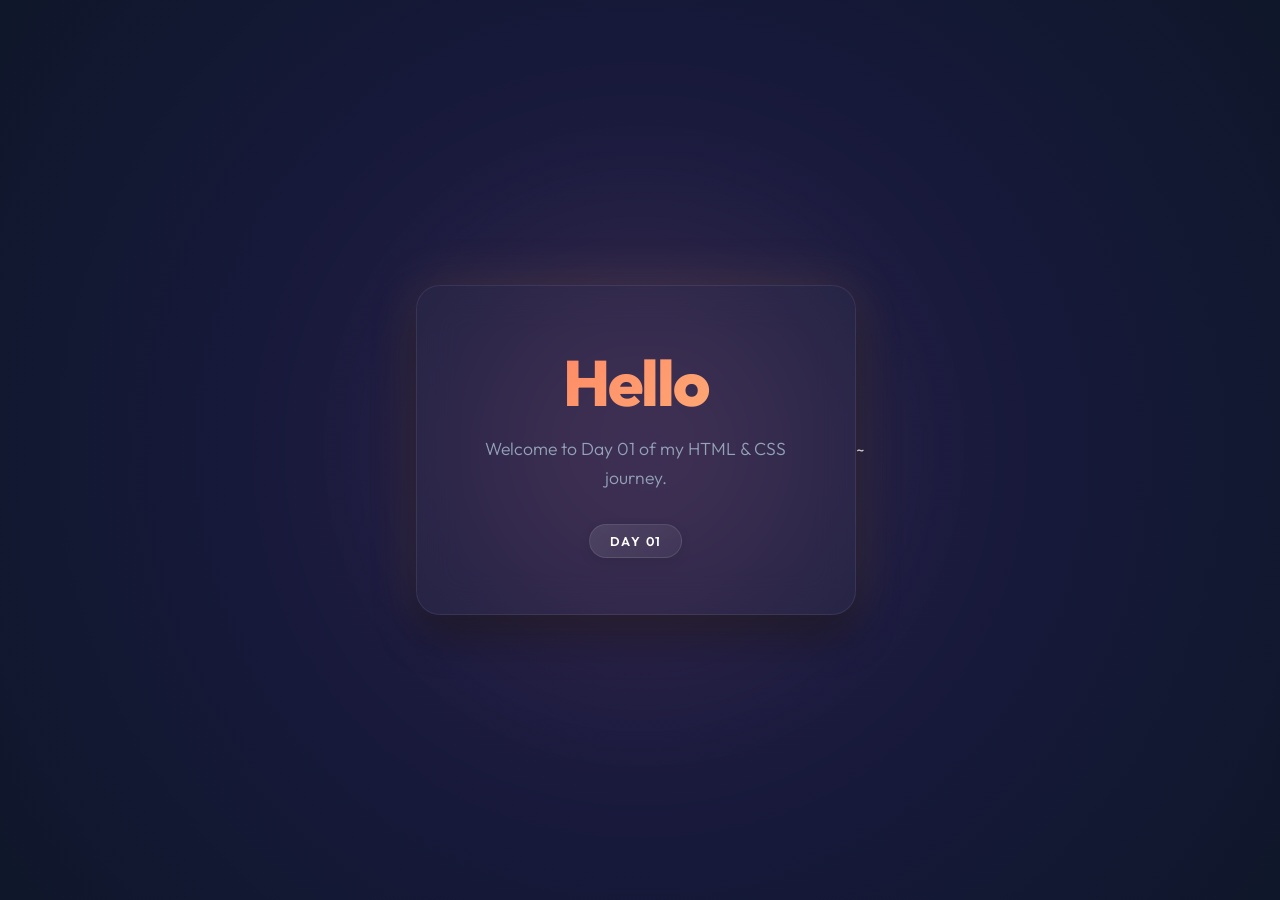
<file: HTML_CSS/day01/index.html>
<!DOCTYPE html>
<html lang="en">

<head>
    <meta charset="UTF-8">
    <meta name="viewport" content="width=device-width, initial-scale=1.0">
    <title>Day 01 - HTML & CSS</title>
    <link rel="stylesheet" href="style.css">
    <!-- Google Fonts for premium typography -->
    <link rel="preconnect" href="https://fonts.googleapis.com">
    <link rel="preconnect" href="https://fonts.gstatic.com" crossorigin>
    <link href="https://fonts.googleapis.com/css2?family=Outfit:wght@300;400;600;800&display=swap" rel="stylesheet">
</head>

<body>
    <div class="card">
        <h1 class="gradient-text">Hello</h1>
        <p class="subtitle">Welcome to Day 01 of my HTML & CSS journey.</p>
        <div class="badge">Day 01</div>
    </div>
</body>

</html>~
</file>
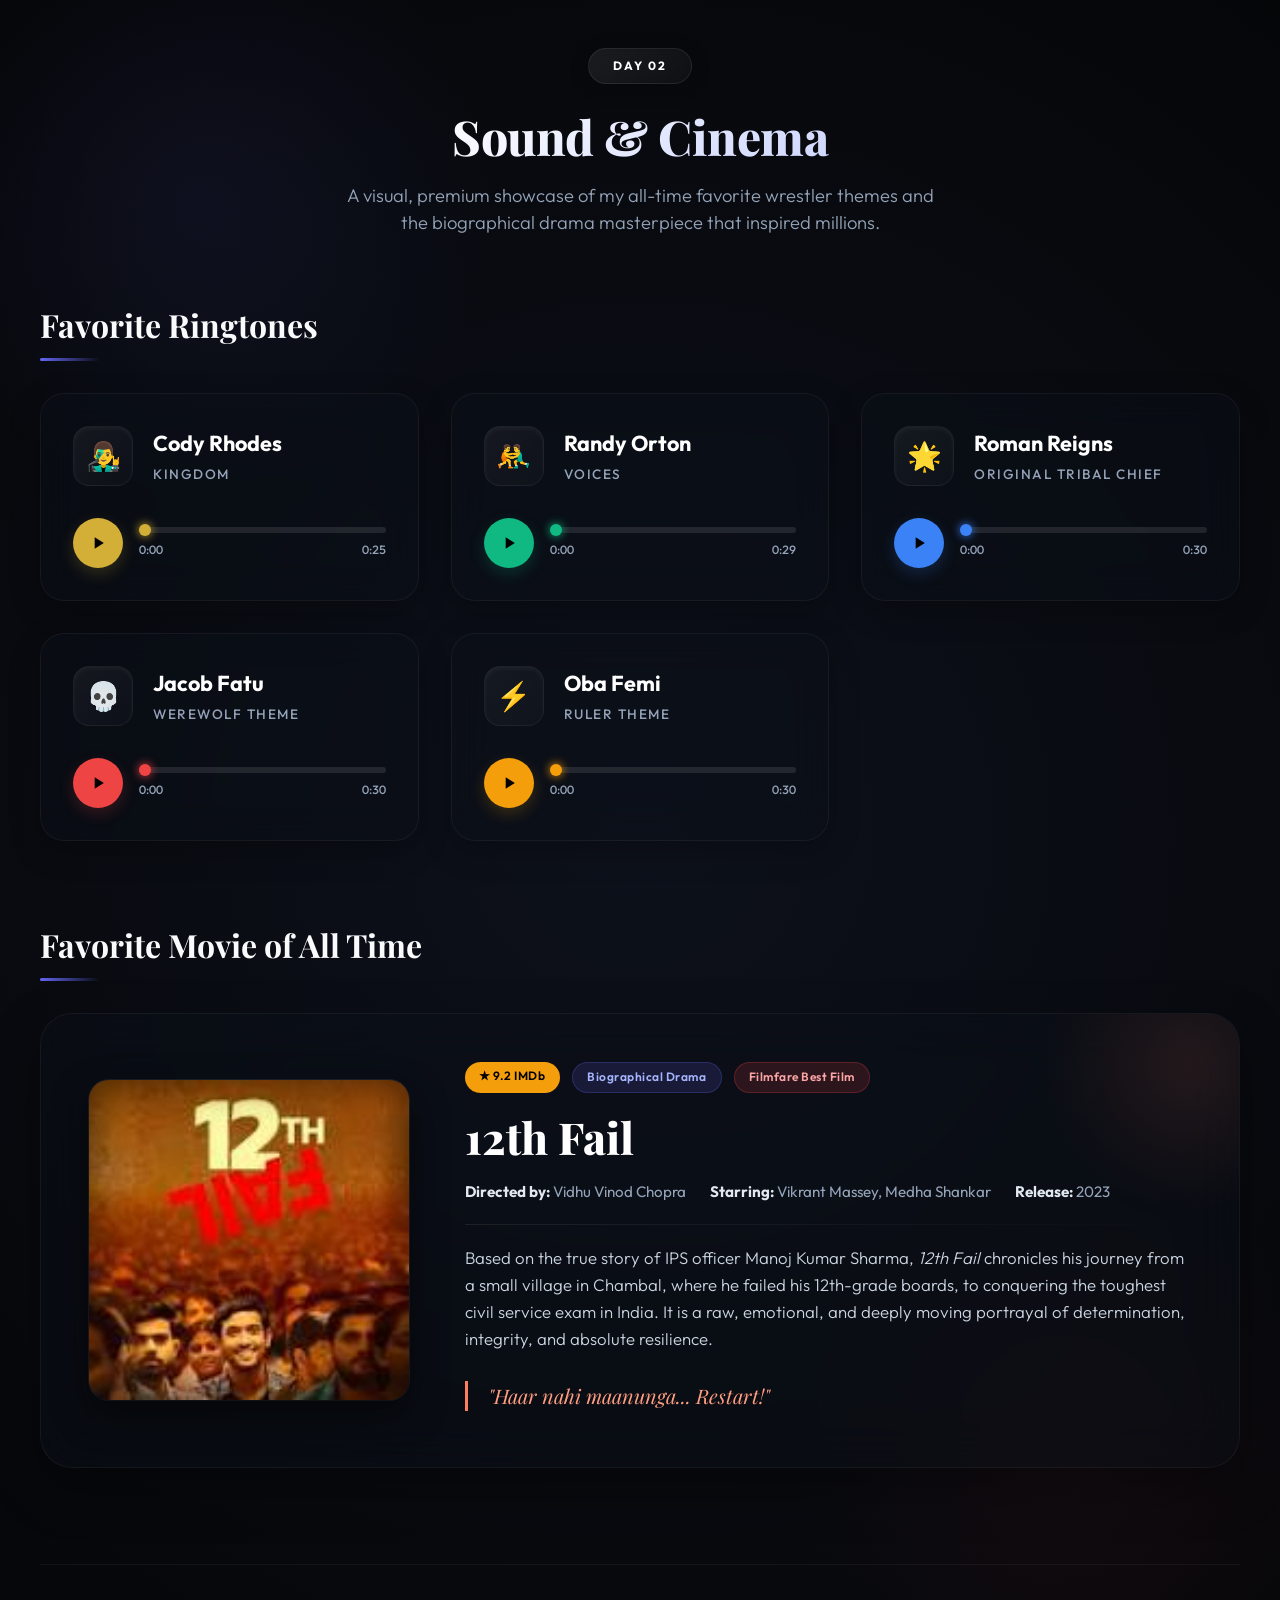
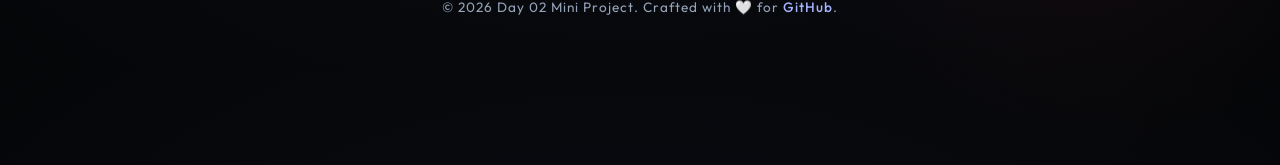
<file: HTML_CSS/day02/index.html>
<!doctype html>
<html lang="en">
  <head>
    <meta charset="UTF-8" />
    <meta name="viewport" content="width=device-width, initial-scale=1.0" />
    <title>Sound & Cinema | Favorite Ringtones & 12th Fail</title>
    
    <!-- SEO Meta Tags -->
    <meta name="description" content="A premium showcase of my favorite WWE themes / ringtones and a special spotlight on the inspirational biographical movie 12th Fail." />
    <meta name="author" content="Nayeer" />

    <!-- Google Fonts -->
    <link rel="preconnect" href="https://fonts.googleapis.com">
    <link rel="preconnect" href="https://fonts.gstatic.com" crossorigin>
    <link href="https://fonts.googleapis.com/css2?family=Outfit:wght@300;400;500;600;700;800&family=Playfair+Display:ital,wght@0,600;0,800;1,400&display=swap" rel="stylesheet">

    <style>
      /* --- DESIGN SYSTEM --- */
      :root {
        --bg-main: #06070a;
        --bg-radial: radial-gradient(circle at 50% 50%, #0d111b 0%, #050608 100%);
        --text-primary: #f8fafc;
        --text-secondary: #94a3b8;
        --glass-bg: rgba(13, 16, 26, 0.45);
        --glass-border: rgba(255, 255, 255, 0.05);
        --glass-border-hover: rgba(255, 255, 255, 0.12);
        --font-sans: 'Outfit', -apple-system, BlinkMacSystemFont, 'Segoe UI', Roboto, sans-serif;
        --font-serif: 'Playfair Display', Georgia, serif;
        
        /* General Accent */
        --accent-glow: rgba(255, 126, 95, 0.15);
      }

      /* Wrestler Color Accents */
      .card-cody {
        --player-accent: #d4af37; /* Gold */
        --player-accent-glow: rgba(212, 175, 55, 0.2);
      }
      .card-randy {
        --player-accent: #10b981; /* Viper Green */
        --player-accent-glow: rgba(16, 185, 129, 0.2);
      }
      .card-roman {
        --player-accent: #3b82f6; /* OTC Blue */
        --player-accent-glow: rgba(59, 130, 246, 0.2);
      }
      .card-jacob {
        --player-accent: #ef4444; /* Samoan Red */
        --player-accent-glow: rgba(239, 68, 68, 0.2);
      }
      .card-oba {
        --player-accent: #f59e0b; /* Nigeria Gold */
        --player-accent-glow: rgba(245, 158, 11, 0.2);
      }

      /* --- RESET & BASE STYLES --- */
      * {
        box-sizing: border-box;
        margin: 0;
        padding: 0;
      }

      body {
        font-family: var(--font-sans);
        background: var(--bg-main);
        background-image: var(--bg-radial);
        color: var(--text-primary);
        min-height: 100vh;
        overflow-x: hidden;
        position: relative;
        line-height: 1.5;
        padding: 3rem 1.5rem;
      }

      /* Subtle animated ambient background light */
      body::before {
        content: '';
        position: absolute;
        width: 600px;
        height: 600px;
        background: radial-gradient(circle, rgba(99, 102, 241, 0.08) 0%, transparent 70%);
        top: -100px;
        left: -100px;
        z-index: 0;
        pointer-events: none;
      }

      body::after {
        content: '';
        position: absolute;
        width: 600px;
        height: 600px;
        background: radial-gradient(circle, rgba(239, 68, 68, 0.05) 0%, transparent 70%);
        bottom: -100px;
        right: -100px;
        z-index: 0;
        pointer-events: none;
      }

      header {
        position: relative;
        z-index: 10;
        max-width: 1200px;
        margin: 0 auto 4rem auto;
        text-align: center;
      }

      .badge-day {
        display: inline-block;
        font-size: 0.75rem;
        font-weight: 700;
        letter-spacing: 2px;
        text-transform: uppercase;
        color: #fff;
        background: linear-gradient(135deg, rgba(255, 255, 255, 0.08) 0%, rgba(255, 255, 255, 0.03) 100%);
        border: 1px solid rgba(255, 255, 255, 0.08);
        padding: 0.5rem 1.5rem;
        border-radius: 100px;
        margin-bottom: 1.5rem;
        box-shadow: 0 4px 20px rgba(0, 0, 0, 0.2);
        backdrop-filter: blur(5px);
      }

      h1 {
        font-family: var(--font-serif);
        font-size: 3rem;
        font-weight: 800;
        letter-spacing: -0.5px;
        line-height: 1.2;
        margin-bottom: 1rem;
        background: linear-gradient(135deg, #ffffff 30%, #a5b4fc 100%);
        -webkit-background-clip: text;
        -webkit-text-fill-color: transparent;
      }

      .subtitle {
        color: var(--text-secondary);
        font-size: 1.15rem;
        max-width: 600px;
        margin: 0 auto;
        font-weight: 300;
      }

      main {
        position: relative;
        z-index: 10;
        max-width: 1200px;
        margin: 0 auto;
        display: flex;
        flex-direction: column;
        gap: 5rem;
      }

      /* --- SECTION HEADERS --- */
      .section-title {
        font-family: var(--font-serif);
        font-size: 2rem;
        font-weight: 700;
        margin-bottom: 2rem;
        display: flex;
        align-items: center;
        gap: 0.75rem;
        position: relative;
        padding-bottom: 0.75rem;
      }

      .section-title::after {
        content: '';
        position: absolute;
        bottom: 0;
        left: 0;
        width: 60px;
        height: 3px;
        background: linear-gradient(to right, #6366f1, transparent);
        border-radius: 2px;
      }

      /* --- MUSIC PLAYER GRID --- */
      .music-grid {
        display: grid;
        grid-template-columns: repeat(auto-fill, minmax(340px, 1fr));
        gap: 2rem;
      }

      /* Glassmorphic Player Card */
      .player-card {
        background: var(--glass-bg);
        border: 1px solid var(--glass-border);
        border-radius: 24px;
        padding: 2rem;
        backdrop-filter: blur(20px);
        -webkit-backdrop-filter: blur(20px);
        box-shadow: 0 10px 30px rgba(0, 0, 0, 0.25);
        display: flex;
        flex-direction: column;
        gap: 1.5rem;
        transition: transform 0.4s cubic-bezier(0.16, 1, 0.3, 1), 
                    border-color 0.4s ease, 
                    box-shadow 0.4s ease;
      }

      .player-card:hover {
        transform: translateY(-6px);
        border-color: var(--glass-border-hover);
        box-shadow: 0 20px 40px rgba(0, 0, 0, 0.4), 
                    0 0 30px var(--player-accent-glow);
      }

      .player-header {
        display: flex;
        align-items: center;
        gap: 1.25rem;
      }

      .avatar {
        width: 60px;
        height: 60px;
        border-radius: 16px;
        background: linear-gradient(135deg, rgba(255, 255, 255, 0.05) 0%, rgba(255, 255, 255, 0.02) 100%);
        border: 1px solid var(--glass-border);
        display: flex;
        align-items: center;
        justify-content: center;
        font-size: 1.75rem;
        box-shadow: inset 0 2px 4px rgba(255, 255, 255, 0.05);
        transition: transform 0.3s ease;
      }

      .player-card:hover .avatar {
        transform: scale(1.08) rotate(3deg);
        background: linear-gradient(135deg, var(--player-accent) 0%, rgba(255,255,255,0.05) 100%);
        border-color: transparent;
      }

      .wrestler-details h3 {
        font-size: 1.35rem;
        font-weight: 700;
        color: #fff;
        margin-bottom: 0.25rem;
      }

      .wrestler-details p {
        font-size: 0.85rem;
        color: var(--text-secondary);
        text-transform: uppercase;
        letter-spacing: 1.5px;
        font-weight: 500;
      }

      /* Custom Audio Controls */
      .player-controls {
        display: flex;
        align-items: center;
        gap: 1rem;
        margin-top: 0.5rem;
      }

      .play-btn {
        width: 50px;
        height: 50px;
        border-radius: 50%;
        background: var(--player-accent);
        border: none;
        outline: none;
        cursor: pointer;
        display: flex;
        align-items: center;
        justify-content: center;
        color: #000;
        box-shadow: 0 6px 16px var(--player-accent-glow);
        transition: transform 0.3s cubic-bezier(0.175, 0.885, 0.32, 1.275), 
                    box-shadow 0.3s ease,
                    background-color 0.3s ease;
      }

      .play-btn:hover {
        transform: scale(1.1);
        box-shadow: 0 8px 20px var(--player-accent-glow);
      }

      .play-btn:active {
        transform: scale(0.95);
      }

      .play-btn svg {
        width: 20px;
        height: 20px;
        fill: currentColor;
      }

      .play-btn .pause-icon {
        display: none;
      }

      /* Playing state */
      .player-card.playing .play-btn {
        background: #fff;
        color: #000;
        box-shadow: 0 8px 24px rgba(255, 255, 255, 0.2);
      }

      .player-card.playing .play-btn .play-icon {
        display: none;
      }

      .player-card.playing .play-btn .pause-icon {
        display: block;
      }

      /* Progress Bar Area */
      .progress-area {
        flex: 1;
        display: flex;
        flex-direction: column;
        gap: 0.5rem;
      }

      .slider-container {
        position: relative;
        display: flex;
        align-items: center;
      }

      .slider {
        -webkit-appearance: none;
        width: 100%;
        height: 6px;
        border-radius: 10px;
        background: rgba(255, 255, 255, 0.1);
        outline: none;
        cursor: pointer;
        transition: background 0.3s ease;
      }

      .slider::-webkit-slider-runnable-track {
        width: 100%;
        height: 6px;
        border-radius: 10px;
      }

      .slider::-webkit-slider-thumb {
        -webkit-appearance: none;
        appearance: none;
        width: 12px;
        height: 12px;
        border-radius: 50%;
        background: var(--player-accent);
        cursor: pointer;
        margin-top: -3px;
        box-shadow: 0 0 10px var(--player-accent);
        transition: transform 0.2s ease, background-color 0.2s ease;
      }

      .player-card.playing .slider::-webkit-slider-thumb {
        background: #fff;
        box-shadow: 0 0 10px rgba(255, 255, 255, 0.8);
      }

      .slider::-webkit-slider-thumb:hover {
        transform: scale(1.4);
      }

      .time-info {
        display: flex;
        justify-content: space-between;
        font-size: 0.75rem;
        color: var(--text-secondary);
        font-variant-numeric: tabular-nums;
        font-weight: 500;
      }

      /* --- MOVIE SPOTLIGHT SECTION --- */
      .movie-spotlight {
        position: relative;
      }

      .movie-card {
        background: var(--glass-bg);
        border: 1px solid var(--glass-border);
        border-radius: 32px;
        padding: 3rem;
        backdrop-filter: blur(25px);
        -webkit-backdrop-filter: blur(25px);
        box-shadow: 0 20px 50px rgba(0, 0, 0, 0.35);
        display: grid;
        grid-template-columns: 320px 1fr;
        gap: 3.5rem;
        align-items: center;
        transition: border-color 0.4s ease, box-shadow 0.4s ease;
        position: relative;
        overflow: hidden;
      }

      .movie-card:hover {
        border-color: rgba(255, 126, 95, 0.2);
        box-shadow: 0 30px 60px rgba(0, 0, 0, 0.45), 
                    0 0 40px rgba(255, 126, 95, 0.08);
      }

      /* Warm spotlight glow in the background of movie card */
      .movie-card::before {
        content: '';
        position: absolute;
        top: -100px;
        right: -100px;
        width: 300px;
        height: 300px;
        background: radial-gradient(circle, rgba(255, 126, 95, 0.1) 0%, transparent 70%);
        pointer-events: none;
      }

      .movie-poster-container {
        position: relative;
        border-radius: 20px;
        overflow: hidden;
        aspect-ratio: 1 / 1;
        background: #111422;
        box-shadow: 0 15px 35px rgba(0, 0, 0, 0.5),
                    0 0 0 1px rgba(255, 255, 255, 0.08);
        transition: transform 0.5s cubic-bezier(0.16, 1, 0.3, 1);
      }

      .movie-card:hover .movie-poster-container {
        transform: scale(1.03) translateY(-4px);
      }

      .movie-poster {
        width: 100%;
        height: 100%;
        object-fit: cover;
        transition: filter 0.5s ease;
      }

      /* Hover glow on poster */
      .movie-poster-container::after {
        content: '';
        position: absolute;
        inset: 0;
        box-shadow: inset 0 0 40px rgba(0, 0, 0, 0.6);
        pointer-events: none;
      }

      .movie-info {
        display: flex;
        flex-direction: column;
        gap: 1.25rem;
      }

      .movie-badge-group {
        display: flex;
        flex-wrap: wrap;
        gap: 0.75rem;
      }

      .movie-badge {
        font-size: 0.75rem;
        font-weight: 600;
        padding: 0.35rem 0.9rem;
        border-radius: 100px;
        letter-spacing: 0.5px;
      }

      .badge-rating {
        background: #f59e0b;
        color: #000;
      }

      .badge-genre {
        background: rgba(99, 102, 241, 0.15);
        color: #a5b4fc;
        border: 1px solid rgba(99, 102, 241, 0.25);
      }

      .badge-award {
        background: rgba(239, 68, 68, 0.15);
        color: #fca5a5;
        border: 1px solid rgba(239, 68, 68, 0.25);
      }

      .movie-title {
        font-family: var(--font-serif);
        font-size: 2.75rem;
        font-weight: 800;
        color: #fff;
        line-height: 1.1;
      }

      .movie-meta {
        font-size: 0.95rem;
        color: var(--text-secondary);
        display: flex;
        flex-wrap: wrap;
        gap: 1.5rem;
      }

      .movie-meta span strong {
        color: #e2e8f0;
      }

      .movie-divider {
        height: 1px;
        background: linear-gradient(to right, rgba(255, 255, 255, 0.08), transparent);
        width: 100%;
      }

      .movie-synopsis {
        color: #cbd5e1;
        font-size: 1.05rem;
        line-height: 1.6;
        font-weight: 300;
      }

      .movie-quote {
        font-family: var(--font-serif);
        font-style: italic;
        font-size: 1.25rem;
        color: #ff9d80;
        padding-left: 1.25rem;
        border-left: 3px solid #ff7e5f;
        margin: 0.5rem 0;
      }

      /* --- FOOTER --- */
      footer {
        position: relative;
        z-index: 10;
        max-width: 1200px;
        margin: 6rem auto 0 auto;
        text-align: center;
        color: var(--text-secondary);
        font-size: 0.85rem;
        letter-spacing: 1px;
        border-top: 1px solid rgba(255, 255, 255, 0.05);
        padding-top: 2rem;
      }

      footer p a {
        color: #a5b4fc;
        text-decoration: none;
        font-weight: 500;
        transition: color 0.3s ease;
      }

      footer p a:hover {
        color: #fff;
      }

      /* --- RESPONSIVE LAYOUT --- */
      @media (max-width: 900px) {
        .movie-card {
          grid-template-columns: 1fr;
          gap: 2.5rem;
          padding: 2.5rem;
        }

        .movie-poster-container {
          max-width: 280px;
          margin: 0 auto;
        }

        h1 {
          font-size: 2.5rem;
        }
      }

      @media (max-width: 600px) {
        body {
          padding: 2rem 1rem;
        }

        h1 {
          font-size: 2.2rem;
        }

        .section-title {
          font-size: 1.75rem;
        }

        .movie-card {
          padding: 1.5rem;
        }

        .movie-title {
          font-size: 2.2rem;
        }

        .movie-meta {
          flex-direction: column;
          gap: 0.5rem;
        }

        .music-grid {
          grid-template-columns: 1fr;
        }
      }
    </style>
  </head>
  <body>

    <!-- Header Section -->
    <header>
      <div class="badge-day">Day 02</div>
      <h1>Sound & Cinema</h1>
      <p class="subtitle">A visual, premium showcase of my all-time favorite wrestler themes and the biographical drama masterpiece that inspired millions.</p>
    </header>

    <!-- Main Content -->
    <main>

      <!-- Section: Favorite Themes (Ringtones) -->
      <section id="music-section">
        <h2 class="section-title">Favorite Ringtones</h2>
        
        <div class="music-grid">
          
          <!-- Cody Rhodes Card -->
          <div class="player-card card-cody" id="card-cody">
            <audio id="audio-cody" src="./asset/cody_rhodes_theme (1).mp3" preload="metadata"></audio>
            <div class="player-header">
              <div class="avatar">👨‍🎤</div>
              <div class="wrestler-details">
                <h3>Cody Rhodes</h3>
                <p>Kingdom</p>
              </div>
            </div>
            <div class="player-controls">
              <button class="play-btn" onclick="togglePlay('audio-cody')" aria-label="Play Cody Rhodes Theme">
                <svg class="play-icon" viewBox="0 0 24 24"><path d="M8 5v14l11-7z"/></svg>
                <svg class="pause-icon" viewBox="0 0 24 24"><path d="M6 19h4V5H6v14zm8-14v14h4V5h-4z"/></svg>
              </button>
              <div class="progress-area">
                <div class="slider-container">
                  <input type="range" class="slider" id="slider-cody" min="0" max="100" value="0" aria-label="Seek track">
                </div>
                <div class="time-info">
                  <span id="time-cody">0:00</span>
                  <span id="duration-cody">0:00</span>
                </div>
              </div>
            </div>
          </div>

          <!-- Randy Orton Card -->
          <div class="player-card card-randy" id="card-randy">
            <audio id="audio-randy" src="./asset/randy_orton_theme.mp3" preload="metadata"></audio>
            <div class="player-header">
              <div class="avatar">🤼‍♂️</div>
              <div class="wrestler-details">
                <h3>Randy Orton</h3>
                <p>Voices</p>
              </div>
            </div>
            <div class="player-controls">
              <button class="play-btn" onclick="togglePlay('audio-randy')" aria-label="Play Randy Orton Theme">
                <svg class="play-icon" viewBox="0 0 24 24"><path d="M8 5v14l11-7z"/></svg>
                <svg class="pause-icon" viewBox="0 0 24 24"><path d="M6 19h4V5H6v14zm8-14v14h4V5h-4z"/></svg>
              </button>
              <div class="progress-area">
                <div class="slider-container">
                  <input type="range" class="slider" id="slider-randy" min="0" max="100" value="0" aria-label="Seek track">
                </div>
                <div class="time-info">
                  <span id="time-randy">0:00</span>
                  <span id="duration-randy">0:00</span>
                </div>
              </div>
            </div>
          </div>

          <!-- Roman Reigns Card -->
          <div class="player-card card-roman" id="card-roman">
            <audio id="audio-roman" src="./asset/otc.mp3" preload="metadata"></audio>
            <div class="player-header">
              <div class="avatar">🌟</div>
              <div class="wrestler-details">
                <h3>Roman Reigns</h3>
                <p>Original Tribal Chief</p>
              </div>
            </div>
            <div class="player-controls">
              <button class="play-btn" onclick="togglePlay('audio-roman')" aria-label="Play Roman Reigns Theme">
                <svg class="play-icon" viewBox="0 0 24 24"><path d="M8 5v14l11-7z"/></svg>
                <svg class="pause-icon" viewBox="0 0 24 24"><path d="M6 19h4V5H6v14zm8-14v14h4V5h-4z"/></svg>
              </button>
              <div class="progress-area">
                <div class="slider-container">
                  <input type="range" class="slider" id="slider-roman" min="0" max="100" value="0" aria-label="Seek track">
                </div>
                <div class="time-info">
                  <span id="time-roman">0:00</span>
                  <span id="duration-roman">0:00</span>
                </div>
              </div>
            </div>
          </div>

          <!-- Jacob Fatu Card -->
          <div class="player-card card-jacob" id="card-jacob">
            <audio id="audio-jacob" src="./asset/jacob_fatu_v2.mp3" preload="metadata"></audio>
            <div class="player-header">
              <div class="avatar">💀</div>
              <div class="wrestler-details">
                <h3>Jacob Fatu</h3>
                <p>Werewolf Theme</p>
              </div>
            </div>
            <div class="player-controls">
              <button class="play-btn" onclick="togglePlay('audio-jacob')" aria-label="Play Jacob Fatu Theme">
                <svg class="play-icon" viewBox="0 0 24 24"><path d="M8 5v14l11-7z"/></svg>
                <svg class="pause-icon" viewBox="0 0 24 24"><path d="M6 19h4V5H6v14zm8-14v14h4V5h-4z"/></svg>
              </button>
              <div class="progress-area">
                <div class="slider-container">
                  <input type="range" class="slider" id="slider-jacob" min="0" max="100" value="0" aria-label="Seek track">
                </div>
                <div class="time-info">
                  <span id="time-jacob">0:00</span>
                  <span id="duration-jacob">0:00</span>
                </div>
              </div>
            </div>
          </div>

          <!-- Oba Femi Card -->
          <div class="player-card card-oba" id="card-oba">
            <audio id="audio-oba" src="./asset/oba_femi_nxt.mp3" preload="metadata"></audio>
            <div class="player-header">
              <div class="avatar">⚡</div>
              <div class="wrestler-details">
                <h3>Oba Femi</h3>
                <p>Ruler Theme</p>
              </div>
            </div>
            <div class="player-controls">
              <button class="play-btn" onclick="togglePlay('audio-oba')" aria-label="Play Oba Femi Theme">
                <svg class="play-icon" viewBox="0 0 24 24"><path d="M8 5v14l11-7z"/></svg>
                <svg class="pause-icon" viewBox="0 0 24 24"><path d="M6 19h4V5H6v14zm8-14v14h4V5h-4z"/></svg>
              </button>
              <div class="progress-area">
                <div class="slider-container">
                  <input type="range" class="slider" id="slider-oba" min="0" max="100" value="0" aria-label="Seek track">
                </div>
                <div class="time-info">
                  <span id="time-oba">0:00</span>
                  <span id="duration-oba">0:00</span>
                </div>
              </div>
            </div>
          </div>

        </div>
      </section>

      <!-- Section: Favorite Movie Spotlight -->
      <section id="movie-section" class="movie-spotlight">
        <h2 class="section-title">Favorite Movie of All Time</h2>
        
        <div class="movie-card">
          <div class="movie-poster-container">
            <img src="./asset/1.jpeg" alt="12th Fail Movie Poster" class="movie-poster" />
          </div>
          
          <div class="movie-info">
            <div class="movie-badge-group">
              <span class="movie-badge badge-rating">★ 9.2 IMDb</span>
              <span class="movie-badge badge-genre">Biographical Drama</span>
              <span class="movie-badge badge-award">Filmfare Best Film</span>
            </div>
            
            <h3 class="movie-title">12th Fail</h3>
            
            <div class="movie-meta">
              <span><strong>Directed by:</strong> Vidhu Vinod Chopra</span>
              <span><strong>Starring:</strong> Vikrant Massey, Medha Shankar</span>
              <span><strong>Release:</strong> 2023</span>
            </div>
            
            <div class="movie-divider"></div>
            
            <p class="movie-synopsis">
              Based on the true story of IPS officer Manoj Kumar Sharma, <em>12th Fail</em> chronicles his journey from a small village in Chambal, where he failed his 12th-grade boards, to conquering the toughest civil service exam in India. It is a raw, emotional, and deeply moving portrayal of determination, integrity, and absolute resilience.
            </p>
            
            <p class="movie-quote">
              "Haar nahi maanunga... Restart!"
            </p>
          </div>
        </div>
      </section>

    </main>

    <!-- Footer -->
    <footer>
      <p>&copy; 2026 Day 02 Mini Project. Crafted with 🤍 for <a href="https://github.com" target="_blank" rel="noopener noreferrer">GitHub</a>.</p>
    </footer>

    <!-- Audio Player Logic -->
    <script>
      // Keep track of the currently playing audio element
      let activeAudio = null;
      let activeCard = null;

      // Helper function to format time in mm:ss format
      function formatTime(seconds) {
        if (isNaN(seconds)) return "0:00";
        const mins = Math.floor(seconds / 60);
        const secs = Math.floor(seconds % 60);
        return `${mins}:${secs < 10 ? '0' : ''}${secs}`;
      }

      // Initialize all player behaviors
      document.querySelectorAll('.player-card').forEach(card => {
        const audio = card.querySelector('audio');
        const slider = card.querySelector('.slider');
        const timeEl = card.querySelector('.time-info span:first-child');
        const durationEl = card.querySelector('.time-info span:last-child');

        // Update slider and time display on metadata load
        audio.addEventListener('loadedmetadata', () => {
          durationEl.textContent = formatTime(audio.duration);
          slider.max = Math.floor(audio.duration);
        });

        // Safe fallback in case metadata was already loaded
        if (audio.readyState >= 1) {
          durationEl.textContent = formatTime(audio.duration);
          slider.max = Math.floor(audio.duration);
        }

        // Sync progress slider with actual time
        audio.addEventListener('timeupdate', () => {
          if (!slider.dataset.userScrubbing) {
            slider.value = Math.floor(audio.currentTime);
            timeEl.textContent = formatTime(audio.currentTime);
            
            // Highlight progress track
            const pct = (slider.value / slider.max) * 100;
            slider.style.background = `linear-gradient(to right, var(--player-accent) ${pct}%, rgba(255, 255, 255, 0.1) ${pct}%)`;
          }
        });

        // Reset play state when audio ends
        audio.addEventListener('ended', () => {
          card.classList.remove('playing');
          slider.value = 0;
          timeEl.textContent = "0:00";
          slider.style.background = `rgba(255, 255, 255, 0.1)`;
          if (activeAudio === audio) {
            activeAudio = null;
            activeCard = null;
          }
        });

        // Handle scrubbing interactions
        slider.addEventListener('mousedown', () => {
          slider.dataset.userScrubbing = "true";
        });

        slider.addEventListener('mouseup', () => {
          delete slider.dataset.userScrubbing;
          audio.currentTime = slider.value;
        });

        slider.addEventListener('input', () => {
          timeEl.textContent = formatTime(slider.value);
          const pct = (slider.value / slider.max) * 100;
          slider.style.background = `linear-gradient(to right, var(--player-accent) ${pct}%, rgba(255, 255, 255, 0.1) ${pct}%)`;
        });
        
        // Touch events for mobile compatibility
        slider.addEventListener('touchstart', () => {
          slider.dataset.userScrubbing = "true";
        });
        slider.addEventListener('touchend', () => {
          delete slider.dataset.userScrubbing;
          audio.currentTime = slider.value;
        });
      });

      // Toggle Play/Pause mechanism
      function togglePlay(audioId) {
        const audio = document.getElementById(audioId);
        const card = audio.closest('.player-card');

        // If clicking a new audio element, pause the active one first
        if (activeAudio && activeAudio !== audio) {
          activeAudio.pause();
          activeCard.classList.remove('playing');
        }

        if (audio.paused) {
          audio.play().then(() => {
            card.classList.add('playing');
            activeAudio = audio;
            activeCard = card;
          }).catch(err => {
            console.error("Audio playback error: ", err);
          });
        } else {
          audio.pause();
          card.classList.remove('playing');
          activeAudio = null;
          activeCard = null;
        }
      }
    </script>
  </body>
</html>
</file>
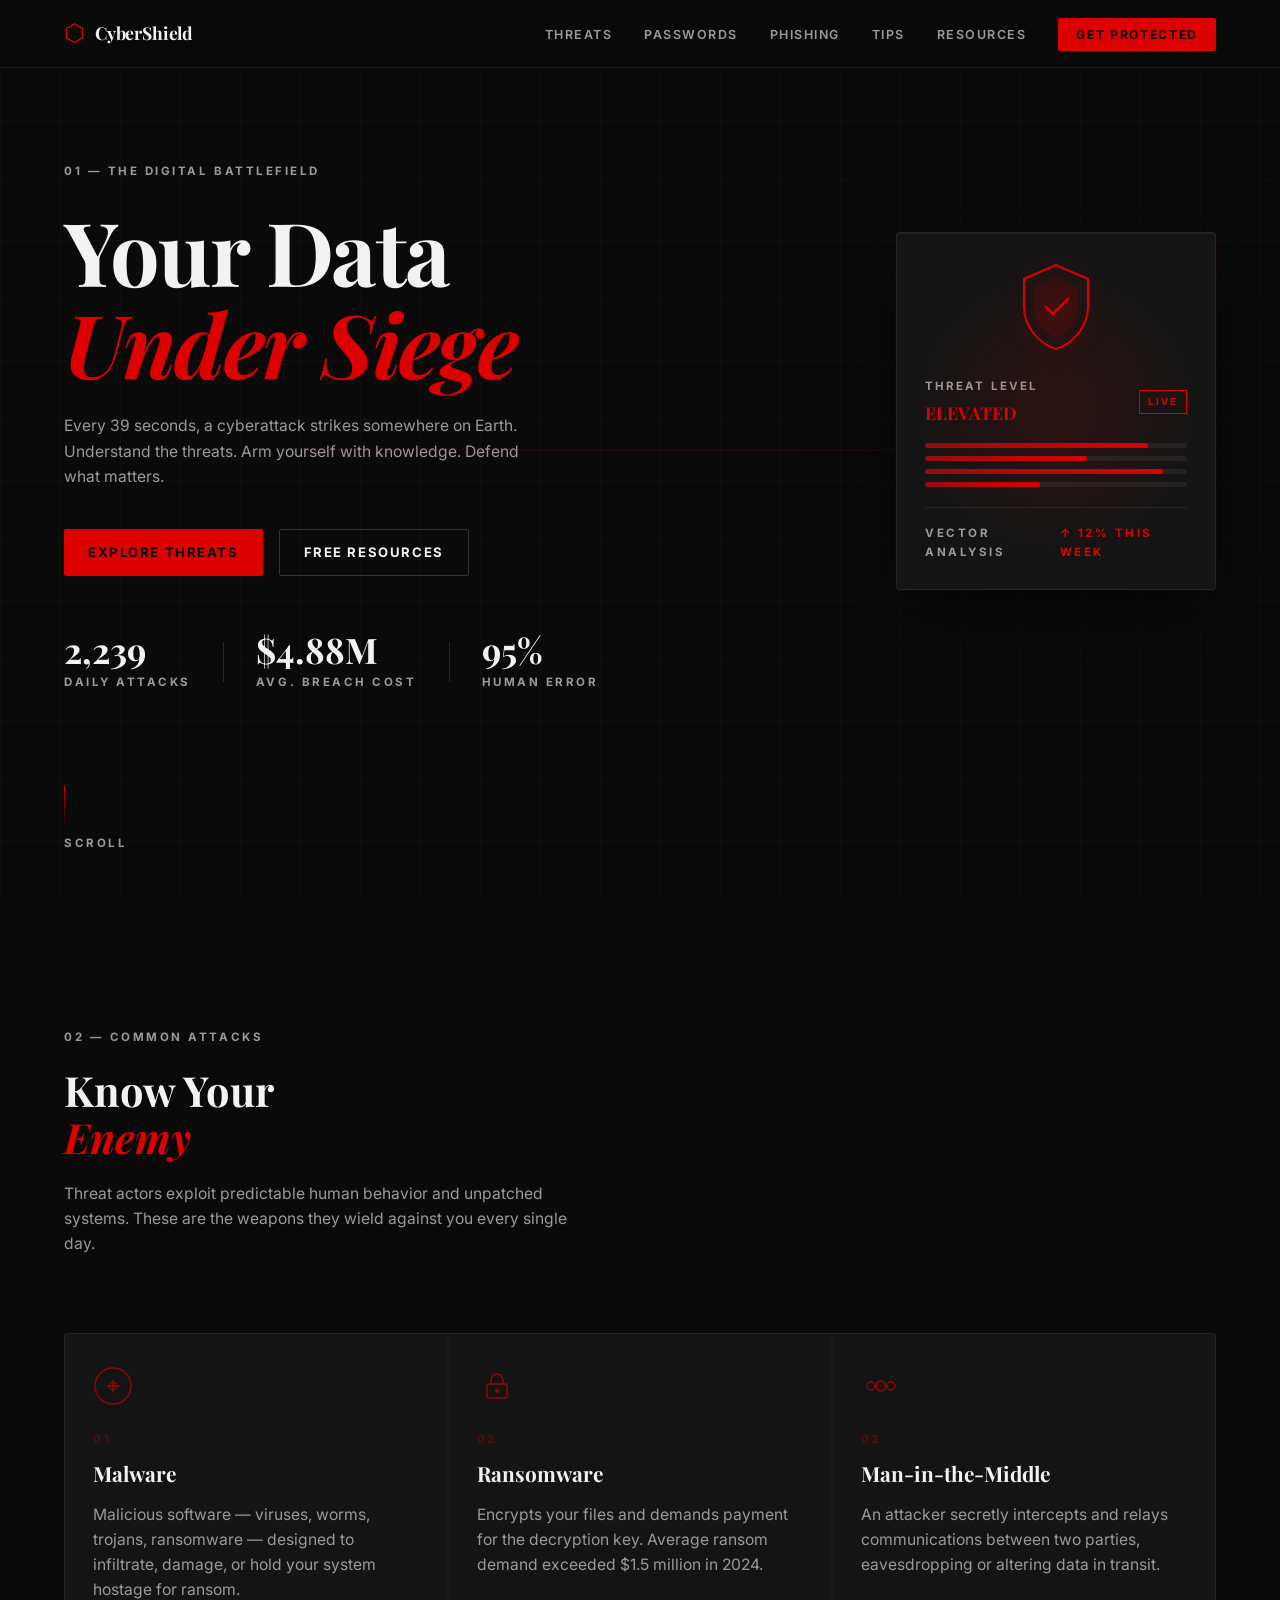
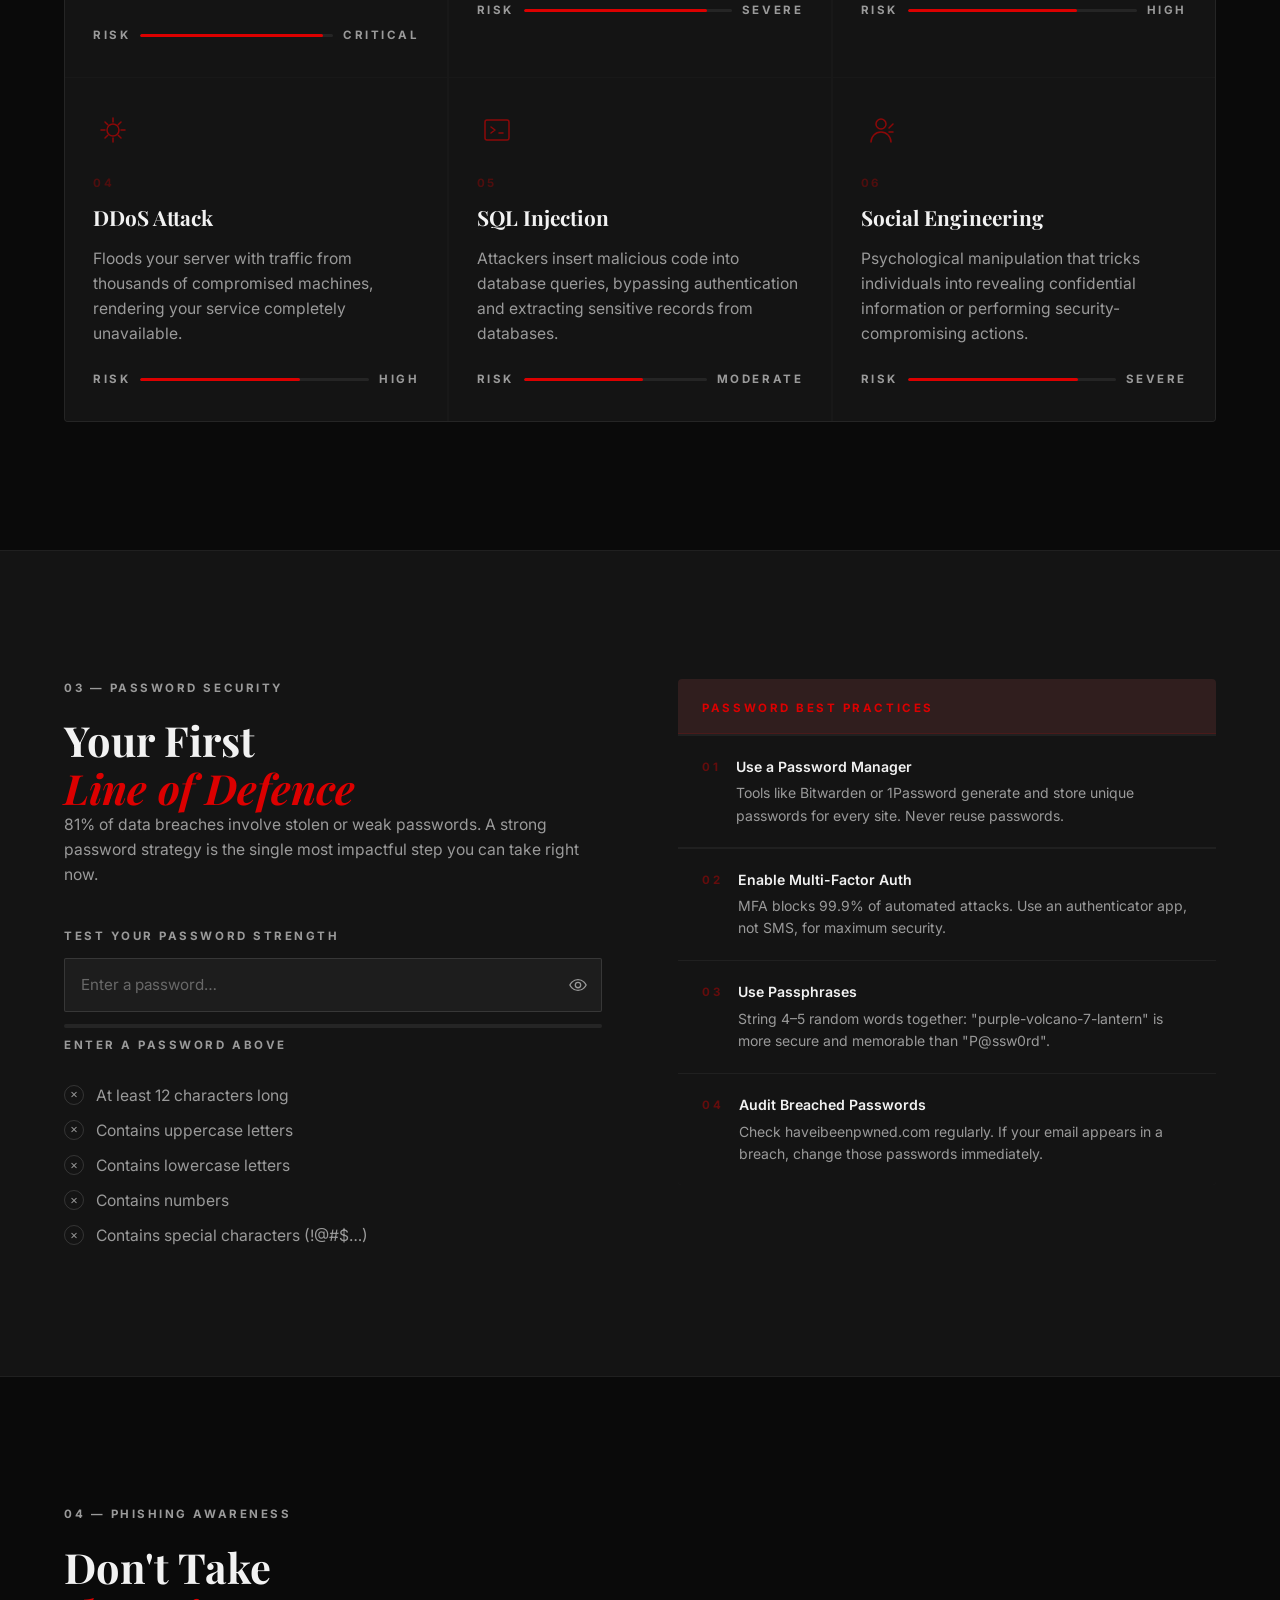
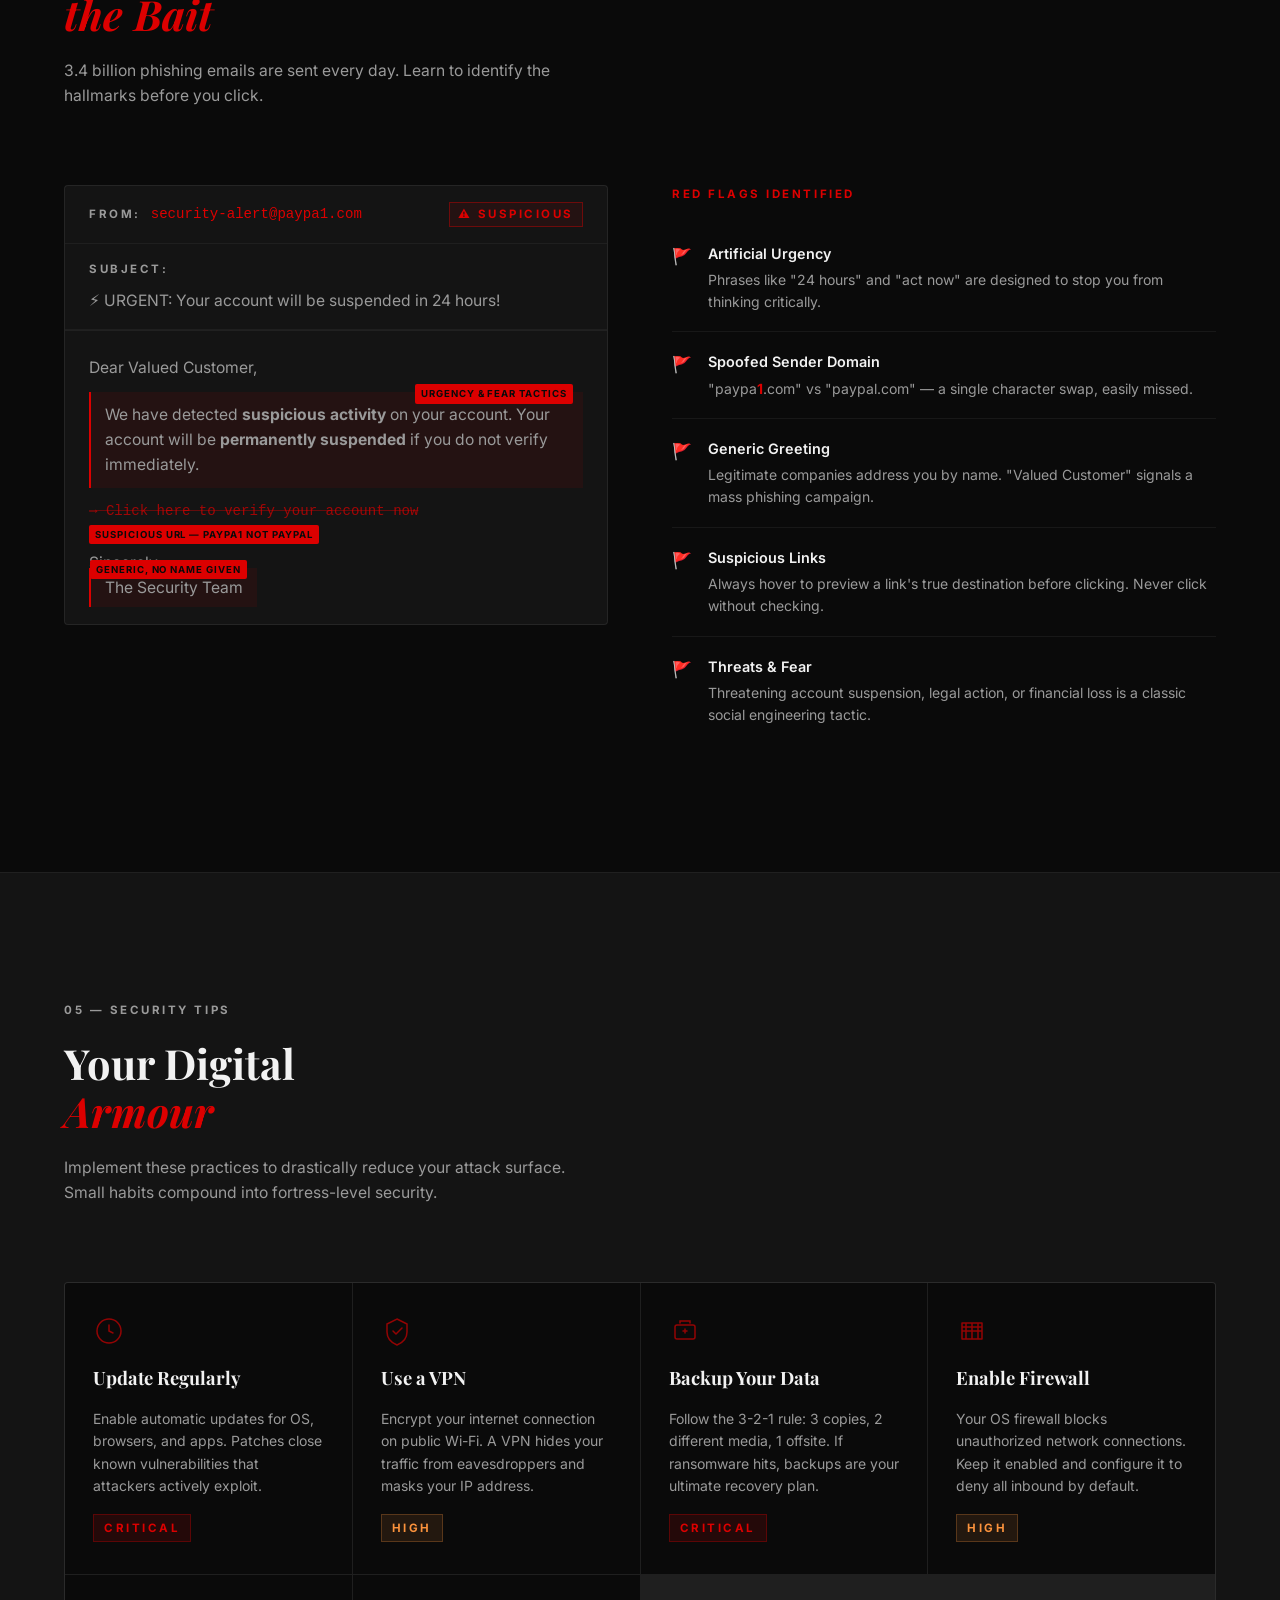
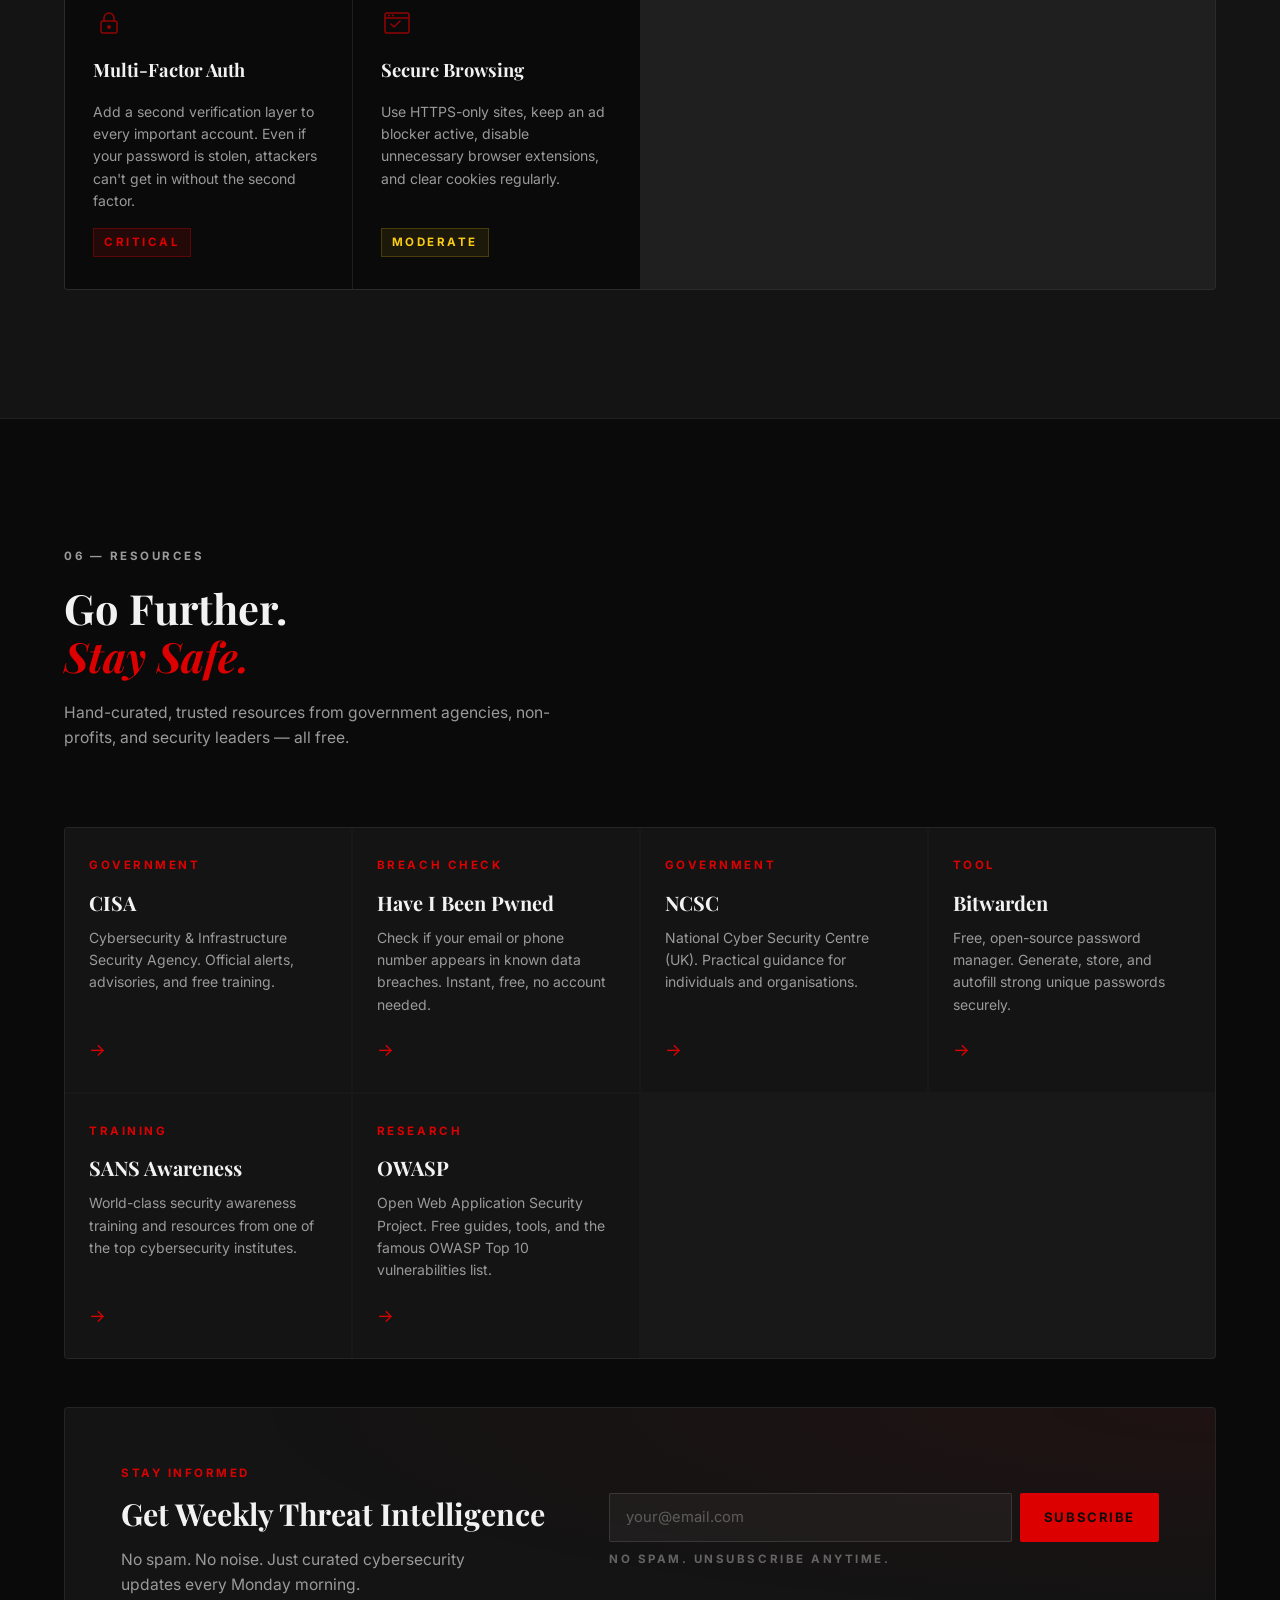
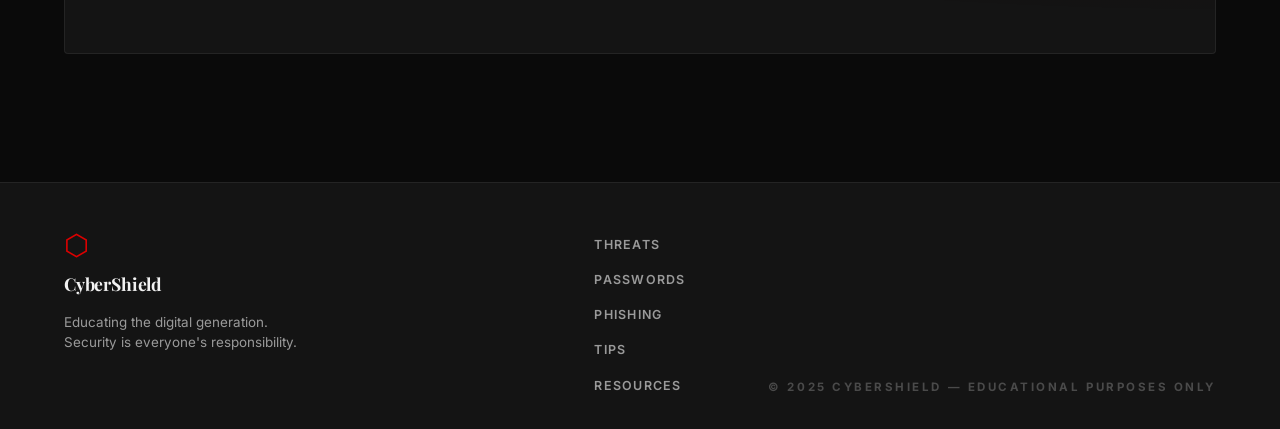
<file: HTML_CSS/day03/index.html>
<!doctype html>
<html lang="en">

<head>
  <meta charset="UTF-8" />
  <meta name="viewport" content="width=device-width, initial-scale=1.0" />
  <title>CyberShield — Cybersecurity Awareness Hub</title>
  <meta name="description"
    content="Navigate the digital battlefield with confidence. Learn about cyber threats, password security, phishing, and best practices to protect yourself online." />

  <!-- Google Fonts -->
  <link rel="preconnect" href="https://fonts.googleapis.com" />
  <link rel="preconnect" href="https://fonts.gstatic.com" crossorigin />
  <link
    href="https://fonts.googleapis.com/css2?family=Playfair+Display:ital,wght@0,700;1,700&family=Inter:wght@400;500;600;700&display=swap"
    rel="stylesheet" />

  <link rel="stylesheet" href="style.css" />
</head>

<body>
  <!-- ===================== NAVIGATION ===================== -->
  <nav class="nav" id="main-nav" aria-label="Main navigation">
    <div class="nav__inner">
      <a href="#hero" class="nav__logo" aria-label="CyberShield Home">
        <span class="nav__logo-icon" aria-hidden="true">⬡</span>
        <span class="nav__logo-text">CyberShield</span>
      </a>

      <button class="nav__hamburger" id="hamburger-btn" aria-label="Open navigation menu" aria-expanded="false"
        aria-controls="nav-menu">
        <span class="nav__hamburger-line"></span>
        <span class="nav__hamburger-line"></span>
        <span class="nav__hamburger-line"></span>
      </button>

      <ul class="nav__menu" id="nav-menu" role="list">
        <li><a href="#attacks" class="nav__link">Threats</a></li>
        <li><a href="#passwords" class="nav__link">Passwords</a></li>
        <li><a href="#phishing" class="nav__link">Phishing</a></li>
        <li><a href="#tips" class="nav__link">Tips</a></li>
        <li><a href="#resources" class="nav__link">Resources</a></li>
        <li>
          <a href="#resources" class="nav__cta" id="nav-cta-btn">Get Protected</a>
        </li>
      </ul>
    </div>
  </nav>

  <main>
    <!-- ===================== HERO ===================== -->
    <section class="hero" id="hero" aria-labelledby="hero-heading">
      <div class="hero__bg-grid" aria-hidden="true"></div>
      <div class="hero__scan-line" aria-hidden="true"></div>

      <div class="hero__content">
        <p class="label hero__label" aria-label="Section label">
          01 — The Digital Battlefield
        </p>
        <h1 class="display hero__heading" id="hero-heading">
          Your Data<br />
          <em>Under Siege</em>
        </h1>
        <p class="hero__sub body">
          Every 39 seconds, a cyberattack strikes somewhere on Earth.
          Understand the threats. Arm yourself with knowledge. Defend what
          matters.
        </p>
        <div class="hero__actions">
          <a href="#attacks" class="btn btn--primary" id="hero-explore-btn">Explore Threats</a>
          <a href="#resources" class="btn btn--ghost" id="hero-resources-btn">Free Resources</a>
        </div>

        <!-- Live Stats Bar -->
        <div class="hero__stats" role="list" aria-label="Cybersecurity statistics">
          <div class="hero__stat" role="listitem">
            <span class="hero__stat-number" id="stat-attacks">2,244</span>
            <span class="label hero__stat-label">Daily Attacks</span>
          </div>
          <div class="hero__stat-divider" aria-hidden="true"></div>
          <div class="hero__stat" role="listitem">
            <span class="hero__stat-number">$4.88M</span>
            <span class="label hero__stat-label">Avg. Breach Cost</span>
          </div>
          <div class="hero__stat-divider" aria-hidden="true"></div>
          <div class="hero__stat" role="listitem">
            <span class="hero__stat-number">95%</span>
            <span class="label hero__stat-label">Human Error</span>
          </div>
        </div>
      </div>

      <!-- 3D Floating Card -->
      <div class="hero__card-wrap" aria-hidden="true">
        <div class="card-3d" id="card-3d">
          <div class="card-3d__inner">
            <div class="card-3d__glow"></div>
            <div class="card-3d__icon-wrap">
              <svg class="card-3d__shield" viewBox="0 0 80 96" fill="none" xmlns="http://www.w3.org/2000/svg"
                aria-hidden="true">
                <path d="M40 4L8 18V46C8 64.8 22.4 82.6 40 88C57.6 82.6 72 64.8 72 46V18L40 4Z" stroke="#DC0000"
                  stroke-width="2" fill="none" />
                <path d="M40 16L18 26V46C18 59.4 27.8 71.8 40 76C52.2 71.8 62 59.4 62 46V26L40 16Z" fill="#DC0000"
                  fill-opacity="0.12" />
                <path d="M30 46L37 53L52 38" stroke="#DC0000" stroke-width="2.5" stroke-linecap="round"
                  stroke-linejoin="round" />
              </svg>
            </div>
            <div class="card-3d__label-row">
              <div>
                <p class="card-3d__title">Threat Level</p>
                <p class="card-3d__status">ELEVATED</p>
              </div>
              <div class="card-3d__badge">LIVE</div>
            </div>
            <div class="card-3d__bars" aria-hidden="true">
              <div class="card-3d__bar" style="--w: 85%; --delay: 0s"></div>
              <div class="card-3d__bar" style="--w: 62%; --delay: 0.2s"></div>
              <div class="card-3d__bar" style="--w: 91%; --delay: 0.4s"></div>
              <div class="card-3d__bar" style="--w: 44%; --delay: 0.6s"></div>
            </div>
            <div class="card-3d__footer">
              <span class="label">Vector Analysis</span>
              <span class="label" style="color: var(--tertiary)">↑ 12% this week</span>
            </div>

            <!-- Floating particles -->
            <div class="card-3d__particle" style="--x: 10%; --y: 20%; --dur: 3.2s"></div>
            <div class="card-3d__particle" style="--x: 80%; --y: 70%; --dur: 4s"></div>
            <div class="card-3d__particle" style="--x: 50%; --y: 10%; --dur: 2.8s"></div>
            <div class="card-3d__particle" style="--x: 20%; --y: 80%; --dur: 3.6s"></div>
          </div>
        </div>
      </div>

      <!-- Scroll cue -->
      <a href="#attacks" class="hero__scroll-cue" aria-label="Scroll to threats section">
        <span class="hero__scroll-line" aria-hidden="true"></span>
        <span class="label">Scroll</span>
      </a>
    </section>

    <!-- ===================== COMMON ATTACKS ===================== -->
    <section class="section attacks" id="attacks" aria-labelledby="attacks-heading">
      <div class="container">
        <div class="section__header reveal">
          <p class="label section__label">02 — Common Attacks</p>
          <h2 class="h1" id="attacks-heading">
            Know Your<br /><em>Enemy</em>
          </h2>
          <p class="body section__desc">
            Threat actors exploit predictable human behavior and unpatched
            systems. These are the weapons they wield against you every single
            day.
          </p>
        </div>

        <div class="attacks__grid">
          <article class="attack-card reveal" id="attack-malware" tabindex="0" aria-labelledby="attack-malware-title">
            <div class="attack-card__accent" aria-hidden="true"></div>
            <div class="attack-card__icon-wrap" aria-hidden="true">
              <svg viewBox="0 0 40 40" fill="none" xmlns="http://www.w3.org/2000/svg">
                <circle cx="20" cy="20" r="18" stroke="#DC0000" stroke-width="1.5" />
                <path d="M14 20h12M20 14v12" stroke="#DC0000" stroke-width="1.5" stroke-linecap="round" />
                <circle cx="20" cy="20" r="4" fill="#DC0000" fill-opacity="0.2" stroke="#DC0000" stroke-width="1" />
              </svg>
            </div>
            <p class="label attack-card__number">01</p>
            <h3 class="attack-card__title" id="attack-malware-title">
              Malware
            </h3>
            <p class="body attack-card__desc">
              Malicious software — viruses, worms, trojans, ransomware —
              designed to infiltrate, damage, or hold your system hostage for
              ransom.
            </p>
            <div class="attack-card__risk" aria-label="Risk level: Critical">
              <span class="label attack-card__risk-label">Risk</span>
              <div class="attack-card__risk-bar" role="progressbar" aria-valuenow="95" aria-valuemin="0"
                aria-valuemax="100">
                <div class="attack-card__risk-fill" style="--fill: 95%"></div>
              </div>
              <span class="label attack-card__risk-val">Critical</span>
            </div>
          </article>

          <article class="attack-card reveal" id="attack-ransomware" tabindex="0"
            aria-labelledby="attack-ransomware-title">
            <div class="attack-card__accent" aria-hidden="true"></div>
            <div class="attack-card__icon-wrap" aria-hidden="true">
              <svg viewBox="0 0 40 40" fill="none" xmlns="http://www.w3.org/2000/svg">
                <rect x="10" y="18" width="20" height="14" rx="2" stroke="#DC0000" stroke-width="1.5" />
                <path d="M14 18v-4a6 6 0 0112 0v4" stroke="#DC0000" stroke-width="1.5" stroke-linecap="round" />
                <circle cx="20" cy="25" r="2" fill="#DC0000" />
              </svg>
            </div>
            <p class="label attack-card__number">02</p>
            <h3 class="attack-card__title" id="attack-ransomware-title">
              Ransomware
            </h3>
            <p class="body attack-card__desc">
              Encrypts your files and demands payment for the decryption key.
              Average ransom demand exceeded $1.5 million in 2024.
            </p>
            <div class="attack-card__risk" aria-label="Risk level: Severe">
              <span class="label attack-card__risk-label">Risk</span>
              <div class="attack-card__risk-bar" role="progressbar" aria-valuenow="88" aria-valuemin="0"
                aria-valuemax="100">
                <div class="attack-card__risk-fill" style="--fill: 88%"></div>
              </div>
              <span class="label attack-card__risk-val">Severe</span>
            </div>
          </article>

          <article class="attack-card reveal" id="attack-mitm" tabindex="0" aria-labelledby="attack-mitm-title">
            <div class="attack-card__accent" aria-hidden="true"></div>
            <div class="attack-card__icon-wrap" aria-hidden="true">
              <svg viewBox="0 0 40 40" fill="none" xmlns="http://www.w3.org/2000/svg">
                <circle cx="10" cy="20" r="4" stroke="#DC0000" stroke-width="1.5" />
                <circle cx="30" cy="20" r="4" stroke="#DC0000" stroke-width="1.5" />
                <circle cx="20" cy="20" r="5" fill="#DC0000" fill-opacity="0.15" stroke="#DC0000" stroke-width="1.5" />
                <path d="M14 20h2M24 20h2" stroke="#DC0000" stroke-width="1.5" stroke-linecap="round" />
              </svg>
            </div>
            <p class="label attack-card__number">03</p>
            <h3 class="attack-card__title" id="attack-mitm-title">
              Man-in-the-Middle
            </h3>
            <p class="body attack-card__desc">
              An attacker secretly intercepts and relays communications
              between two parties, eavesdropping or altering data in transit.
            </p>
            <div class="attack-card__risk" aria-label="Risk level: High">
              <span class="label attack-card__risk-label">Risk</span>
              <div class="attack-card__risk-bar" role="progressbar" aria-valuenow="74" aria-valuemin="0"
                aria-valuemax="100">
                <div class="attack-card__risk-fill" style="--fill: 74%"></div>
              </div>
              <span class="label attack-card__risk-val">High</span>
            </div>
          </article>

          <article class="attack-card reveal" id="attack-ddos" tabindex="0" aria-labelledby="attack-ddos-title">
            <div class="attack-card__accent" aria-hidden="true"></div>
            <div class="attack-card__icon-wrap" aria-hidden="true">
              <svg viewBox="0 0 40 40" fill="none" xmlns="http://www.w3.org/2000/svg">
                <circle cx="20" cy="20" r="6" stroke="#DC0000" stroke-width="1.5" />
                <path d="M8 20h4M28 20h4M20 8v4M20 28v4" stroke="#DC0000" stroke-width="1.5" stroke-linecap="round" />
                <path d="M12 12l2.8 2.8M25.2 25.2L28 28M12 28l2.8-2.8M25.2 14.8L28 12" stroke="#DC0000"
                  stroke-width="1.5" stroke-linecap="round" />
              </svg>
            </div>
            <p class="label attack-card__number">04</p>
            <h3 class="attack-card__title" id="attack-ddos-title">
              DDoS Attack
            </h3>
            <p class="body attack-card__desc">
              Floods your server with traffic from thousands of compromised
              machines, rendering your service completely unavailable.
            </p>
            <div class="attack-card__risk" aria-label="Risk level: High">
              <span class="label attack-card__risk-label">Risk</span>
              <div class="attack-card__risk-bar" role="progressbar" aria-valuenow="70" aria-valuemin="0"
                aria-valuemax="100">
                <div class="attack-card__risk-fill" style="--fill: 70%"></div>
              </div>
              <span class="label attack-card__risk-val">High</span>
            </div>
          </article>

          <article class="attack-card reveal" id="attack-sqli" tabindex="0" aria-labelledby="attack-sqli-title">
            <div class="attack-card__accent" aria-hidden="true"></div>
            <div class="attack-card__icon-wrap" aria-hidden="true">
              <svg viewBox="0 0 40 40" fill="none" xmlns="http://www.w3.org/2000/svg">
                <rect x="8" y="10" width="24" height="20" rx="2" stroke="#DC0000" stroke-width="1.5" />
                <path d="M14 17l4 3-4 3M22 23h4" stroke="#DC0000" stroke-width="1.5" stroke-linecap="round"
                  stroke-linejoin="round" />
              </svg>
            </div>
            <p class="label attack-card__number">05</p>
            <h3 class="attack-card__title" id="attack-sqli-title">
              SQL Injection
            </h3>
            <p class="body attack-card__desc">
              Attackers insert malicious code into database queries, bypassing
              authentication and extracting sensitive records from databases.
            </p>
            <div class="attack-card__risk" aria-label="Risk level: Moderate">
              <span class="label attack-card__risk-label">Risk</span>
              <div class="attack-card__risk-bar" role="progressbar" aria-valuenow="65" aria-valuemin="0"
                aria-valuemax="100">
                <div class="attack-card__risk-fill" style="--fill: 65%"></div>
              </div>
              <span class="label attack-card__risk-val">Moderate</span>
            </div>
          </article>

          <article class="attack-card reveal" id="attack-social" tabindex="0" aria-labelledby="attack-social-title">
            <div class="attack-card__accent" aria-hidden="true"></div>
            <div class="attack-card__icon-wrap" aria-hidden="true">
              <svg viewBox="0 0 40 40" fill="none" xmlns="http://www.w3.org/2000/svg">
                <circle cx="20" cy="14" r="5" stroke="#DC0000" stroke-width="1.5" />
                <path d="M10 32c0-5.523 4.477-10 10-10s10 4.477 10 10" stroke="#DC0000" stroke-width="1.5"
                  stroke-linecap="round" />
                <path d="M28 18l4-4M28 22l4 0" stroke="#DC0000" stroke-width="1.5" stroke-linecap="round" />
              </svg>
            </div>
            <p class="label attack-card__number">06</p>
            <h3 class="attack-card__title" id="attack-social-title">
              Social Engineering
            </h3>
            <p class="body attack-card__desc">
              Psychological manipulation that tricks individuals into
              revealing confidential information or performing
              security-compromising actions.
            </p>
            <div class="attack-card__risk" aria-label="Risk level: Severe">
              <span class="label attack-card__risk-label">Risk</span>
              <div class="attack-card__risk-bar" role="progressbar" aria-valuenow="82" aria-valuemin="0"
                aria-valuemax="100">
                <div class="attack-card__risk-fill" style="--fill: 82%"></div>
              </div>
              <span class="label attack-card__risk-val">Severe</span>
            </div>
          </article>
        </div>
      </div>
    </section>

    <!-- ===================== PASSWORD SECURITY ===================== -->
    <section class="section passwords" id="passwords" aria-labelledby="passwords-heading">
      <div class="container">
        <div class="passwords__layout">
          <div class="passwords__left reveal">
            <p class="label section__label">03 — Password Security</p>
            <h2 class="h1" id="passwords-heading">
              Your First<br /><em>Line of Defence</em>
            </h2>
            <p class="body">
              81% of data breaches involve stolen or weak passwords. A strong
              password strategy is the single most impactful step you can take
              right now.
            </p>

            <div class="strength-demo" aria-label="Password strength demonstration">
              <label class="label strength-demo__label" for="pw-input">Test Your Password Strength</label>
              <div class="strength-demo__field">
                <input type="password" id="pw-input" class="strength-demo__input" placeholder="Enter a password…"
                  autocomplete="new-password" aria-describedby="pw-strength-desc" />
                <button class="strength-demo__toggle" id="pw-toggle" aria-label="Show password" type="button">
                  <svg viewBox="0 0 20 20" fill="none" xmlns="http://www.w3.org/2000/svg" aria-hidden="true">
                    <path d="M1 10s3-6 9-6 9 6 9 6-3 6-9 6-9-6-9-6z" stroke="currentColor" stroke-width="1.5" />
                    <circle cx="10" cy="10" r="3" stroke="currentColor" stroke-width="1.5" />
                  </svg>
                </button>
              </div>
              <div class="strength-meter" aria-live="polite">
                <div class="strength-meter__bar" id="strength-bar">
                  <div class="strength-meter__fill" id="strength-fill"></div>
                </div>
                <p class="label strength-meter__label" id="pw-strength-desc" aria-live="polite">
                  Enter a password above
                </p>
              </div>
            </div>

            <ul class="pw-rules" role="list" aria-label="Password rules">
              <li class="pw-rule" id="rule-length" role="listitem">
                <span class="pw-rule__icon" aria-hidden="true">✕</span>
                <span class="body">At least 12 characters long</span>
              </li>
              <li class="pw-rule" id="rule-upper" role="listitem">
                <span class="pw-rule__icon" aria-hidden="true">✕</span>
                <span class="body">Contains uppercase letters</span>
              </li>
              <li class="pw-rule" id="rule-lower" role="listitem">
                <span class="pw-rule__icon" aria-hidden="true">✕</span>
                <span class="body">Contains lowercase letters</span>
              </li>
              <li class="pw-rule" id="rule-number" role="listitem">
                <span class="pw-rule__icon" aria-hidden="true">✕</span>
                <span class="body">Contains numbers</span>
              </li>
              <li class="pw-rule" id="rule-special" role="listitem">
                <span class="pw-rule__icon" aria-hidden="true">✕</span>
                <span class="body">Contains special characters (!@#$…)</span>
              </li>
            </ul>
          </div>

          <div class="passwords__right reveal">
            <div class="pw-tips">
              <h3 class="label pw-tips__heading">Password Best Practices</h3>
              <div class="pw-tip-card" id="pw-tip-1">
                <span class="pw-tip-card__num label">01</span>
                <div>
                  <p class="pw-tip-card__title">Use a Password Manager</p>
                  <p class="body pw-tip-card__body">
                    Tools like Bitwarden or 1Password generate and store
                    unique passwords for every site. Never reuse passwords.
                  </p>
                </div>
              </div>
              <div class="pw-tip-card" id="pw-tip-2">
                <span class="pw-tip-card__num label">02</span>
                <div>
                  <p class="pw-tip-card__title">Enable Multi-Factor Auth</p>
                  <p class="body pw-tip-card__body">
                    MFA blocks 99.9% of automated attacks. Use an
                    authenticator app, not SMS, for maximum security.
                  </p>
                </div>
              </div>
              <div class="pw-tip-card" id="pw-tip-3">
                <span class="pw-tip-card__num label">03</span>
                <div>
                  <p class="pw-tip-card__title">Use Passphrases</p>
                  <p class="body pw-tip-card__body">
                    String 4–5 random words together:
                    "purple-volcano-7-lantern" is more secure and memorable
                    than "P@ssw0rd".
                  </p>
                </div>
              </div>
              <div class="pw-tip-card" id="pw-tip-4">
                <span class="pw-tip-card__num label">04</span>
                <div>
                  <p class="pw-tip-card__title">Audit Breached Passwords</p>
                  <p class="body pw-tip-card__body">
                    Check haveibeenpwned.com regularly. If your email appears
                    in a breach, change those passwords immediately.
                  </p>
                </div>
              </div>
            </div>
          </div>
        </div>
      </div>
    </section>

    <!-- ===================== PHISHING AWARENESS ===================== -->
    <section class="section phishing" id="phishing" aria-labelledby="phishing-heading">
      <div class="container">
        <div class="section__header reveal">
          <p class="label section__label">04 — Phishing Awareness</p>
          <h2 class="h1" id="phishing-heading">
            Don't Take<br /><em>the Bait</em>
          </h2>
          <p class="body section__desc">
            3.4 billion phishing emails are sent every day. Learn to identify
            the hallmarks before you click.
          </p>
        </div>

        <div class="phishing__layout">
          <div class="email-mock reveal" role="article" aria-label="Phishing email example">
            <div class="email-mock__header">
              <span class="label" style="color: var(--secondary)">From:</span>
              <span class="body email-mock__from">security-alert@paypa1.com</span>
              <span class="email-mock__badge label" aria-label="Warning: suspicious sender">⚠ SUSPICIOUS</span>
            </div>
            <div class="email-mock__subject">
              <span class="label" style="color: var(--secondary)">Subject:</span>
              <span class="body">⚡ URGENT: Your account will be suspended in 24 hours!</span>
            </div>
            <hr class="email-mock__divider" aria-hidden="true" />
            <div class="email-mock__body">
              <p class="body">Dear Valued Customer,</p>
              <p class="body email-mock__highlight" data-flag="Urgency &amp; fear tactics">
                We have detected <strong>suspicious activity</strong> on your
                account. Your account will be
                <strong>permanently suspended</strong> if you do not verify
                immediately.
              </p>
              <a href="#phishing" class="email-mock__link body" aria-label="Fake link — do not click"
                id="phishing-fake-link" data-flag="Suspicious URL — paypa1 not paypal">
                → Click here to verify your account now
              </a>
              <p class="body" style="margin-top: 1rem">
                Sincerely,<br />
                <span class="email-mock__highlight" data-flag="Generic, no name given">The Security Team</span>
              </p>
            </div>
          </div>

          <div class="phishing__flags reveal">
            <h3 class="label phishing__flags-title">Red Flags Identified</h3>
            <ul class="flag-list" role="list">
              <li class="flag-item" id="flag-urgency" role="listitem">
                <span class="flag-item__icon" aria-hidden="true">🚩</span>
                <div>
                  <p class="flag-item__title">Artificial Urgency</p>
                  <p class="body flag-item__desc">
                    Phrases like "24 hours" and "act now" are designed to stop
                    you from thinking critically.
                  </p>
                </div>
              </li>
              <li class="flag-item" id="flag-spoofed" role="listitem">
                <span class="flag-item__icon" aria-hidden="true">🚩</span>
                <div>
                  <p class="flag-item__title">Spoofed Sender Domain</p>
                  <p class="body flag-item__desc">
                    "paypa<strong style="color: var(--tertiary)">1</strong>.com" vs "paypal.com" — a single character
                    swap, easily
                    missed.
                  </p>
                </div>
              </li>
              <li class="flag-item" id="flag-generic" role="listitem">
                <span class="flag-item__icon" aria-hidden="true">🚩</span>
                <div>
                  <p class="flag-item__title">Generic Greeting</p>
                  <p class="body flag-item__desc">
                    Legitimate companies address you by name. "Valued
                    Customer" signals a mass phishing campaign.
                  </p>
                </div>
              </li>
              <li class="flag-item" id="flag-link" role="listitem">
                <span class="flag-item__icon" aria-hidden="true">🚩</span>
                <div>
                  <p class="flag-item__title">Suspicious Links</p>
                  <p class="body flag-item__desc">
                    Always hover to preview a link's true destination before
                    clicking. Never click without checking.
                  </p>
                </div>
              </li>
              <li class="flag-item" id="flag-threat" role="listitem">
                <span class="flag-item__icon" aria-hidden="true">🚩</span>
                <div>
                  <p class="flag-item__title">Threats &amp; Fear</p>
                  <p class="body flag-item__desc">
                    Threatening account suspension, legal action, or financial
                    loss is a classic social engineering tactic.
                  </p>
                </div>
              </li>
            </ul>
          </div>
        </div>
      </div>
    </section>

    <!-- ===================== SECURITY TIPS ===================== -->
    <section class="section tips" id="tips" aria-labelledby="tips-heading">
      <div class="container">
        <div class="section__header reveal">
          <p class="label section__label">05 — Security Tips</p>
          <h2 class="h1" id="tips-heading">
            Your Digital<br /><em>Armour</em>
          </h2>
          <p class="body section__desc">
            Implement these practices to drastically reduce your attack
            surface. Small habits compound into fortress-level security.
          </p>
        </div>

        <div class="tips__grid">
          <div class="tip-card reveal" id="tip-updates">
            <div class="tip-card__header" aria-hidden="true">
              <svg viewBox="0 0 32 32" fill="none" xmlns="http://www.w3.org/2000/svg">
                <path d="M16 4a12 12 0 110 24A12 12 0 0116 4z" stroke="#DC0000" stroke-width="1.5" />
                <path d="M16 10v6l4 2" stroke="#DC0000" stroke-width="1.5" stroke-linecap="round" />
              </svg>
            </div>
            <h3 class="tip-card__title">Update Regularly</h3>
            <p class="body tip-card__body">
              Enable automatic updates for OS, browsers, and apps. Patches
              close known vulnerabilities that attackers actively exploit.
            </p>
            <span class="label tip-card__priority tip-card__priority--critical">Critical</span>
          </div>

          <div class="tip-card reveal" id="tip-vpn">
            <div class="tip-card__header" aria-hidden="true">
              <svg viewBox="0 0 32 32" fill="none" xmlns="http://www.w3.org/2000/svg">
                <path d="M16 4l10 5v8c0 7-5 11-10 13C11 28 6 24 6 17V9l10-5z" stroke="#DC0000" stroke-width="1.5" />
                <path d="M12 16l3 3 6-6" stroke="#DC0000" stroke-width="1.5" stroke-linecap="round"
                  stroke-linejoin="round" />
              </svg>
            </div>
            <h3 class="tip-card__title">Use a VPN</h3>
            <p class="body tip-card__body">
              Encrypt your internet connection on public Wi-Fi. A VPN hides
              your traffic from eavesdroppers and masks your IP address.
            </p>
            <span class="label tip-card__priority tip-card__priority--high">High</span>
          </div>

          <div class="tip-card reveal" id="tip-backup">
            <div class="tip-card__header" aria-hidden="true">
              <svg viewBox="0 0 32 32" fill="none" xmlns="http://www.w3.org/2000/svg">
                <rect x="6" y="10" width="20" height="14" rx="2" stroke="#DC0000" stroke-width="1.5" />
                <path d="M11 8V6h10v2" stroke="#DC0000" stroke-width="1.5" stroke-linecap="round" />
                <path d="M16 14v4M14 16h4" stroke="#DC0000" stroke-width="1.5" stroke-linecap="round" />
              </svg>
            </div>
            <h3 class="tip-card__title">Backup Your Data</h3>
            <p class="body tip-card__body">
              Follow the 3-2-1 rule: 3 copies, 2 different media, 1 offsite.
              If ransomware hits, backups are your ultimate recovery plan.
            </p>
            <span class="label tip-card__priority tip-card__priority--critical">Critical</span>
          </div>

          <div class="tip-card reveal" id="tip-firewall">
            <div class="tip-card__header" aria-hidden="true">
              <svg viewBox="0 0 32 32" fill="none" xmlns="http://www.w3.org/2000/svg">
                <path d="M6 8h20v16H6z" stroke="#DC0000" stroke-width="1.5" stroke-linejoin="round" />
                <path d="M6 12h20M6 16h20M10 8v16M16 8v16M22 8v16" stroke="#DC0000" stroke-width="1.5" />
              </svg>
            </div>
            <h3 class="tip-card__title">Enable Firewall</h3>
            <p class="body tip-card__body">
              Your OS firewall blocks unauthorized network connections. Keep
              it enabled and configure it to deny all inbound by default.
            </p>
            <span class="label tip-card__priority tip-card__priority--high">High</span>
          </div>

          <div class="tip-card reveal" id="tip-mfa">
            <div class="tip-card__header" aria-hidden="true">
              <svg viewBox="0 0 32 32" fill="none" xmlns="http://www.w3.org/2000/svg">
                <rect x="8" y="14" width="16" height="12" rx="2" stroke="#DC0000" stroke-width="1.5" />
                <path d="M11 14v-3a5 5 0 0110 0v3" stroke="#DC0000" stroke-width="1.5" stroke-linecap="round" />
                <circle cx="16" cy="20" r="2" fill="#DC0000" />
              </svg>
            </div>
            <h3 class="tip-card__title">Multi-Factor Auth</h3>
            <p class="body tip-card__body">
              Add a second verification layer to every important account. Even
              if your password is stolen, attackers can't get in without the
              second factor.
            </p>
            <span class="label tip-card__priority tip-card__priority--critical">Critical</span>
          </div>

          <div class="tip-card reveal" id="tip-browser">
            <div class="tip-card__header" aria-hidden="true">
              <svg viewBox="0 0 32 32" fill="none" xmlns="http://www.w3.org/2000/svg">
                <rect x="4" y="6" width="24" height="20" rx="2" stroke="#DC0000" stroke-width="1.5" />
                <path d="M4 11h24" stroke="#DC0000" stroke-width="1.5" />
                <circle cx="8" cy="8.5" r="1" fill="#DC0000" />
                <circle cx="12" cy="8.5" r="1" fill="#DC0000" />
                <path d="M10 17l3 3 6-6" stroke="#DC0000" stroke-width="1.5" stroke-linecap="round"
                  stroke-linejoin="round" />
              </svg>
            </div>
            <h3 class="tip-card__title">Secure Browsing</h3>
            <p class="body tip-card__body">
              Use HTTPS-only sites, keep an ad blocker active, disable
              unnecessary browser extensions, and clear cookies regularly.
            </p>
            <span class="label tip-card__priority tip-card__priority--moderate">Moderate</span>
          </div>
        </div>
      </div>
    </section>

    <!-- ===================== RESOURCES ===================== -->
    <section class="section resources" id="resources" aria-labelledby="resources-heading">
      <div class="container">
        <div class="section__header reveal">
          <p class="label section__label">06 — Resources</p>
          <h2 class="h1" id="resources-heading">
            Go Further.<br /><em>Stay Safe.</em>
          </h2>
          <p class="body section__desc">
            Hand-curated, trusted resources from government agencies,
            non-profits, and security leaders — all free.
          </p>
        </div>

        <div class="resources__grid">
          <a href="https://www.cisa.gov" target="_blank" rel="noopener noreferrer" class="resource-card reveal"
            id="resource-cisa" aria-label="Visit CISA — Cybersecurity & Infrastructure Security Agency">
            <p class="label resource-card__category">Government</p>
            <h3 class="resource-card__title">CISA</h3>
            <p class="body resource-card__desc">
              Cybersecurity & Infrastructure Security Agency. Official alerts,
              advisories, and free training.
            </p>
            <span class="resource-card__arrow" aria-hidden="true">→</span>
          </a>

          <a href="https://haveibeenpwned.com" target="_blank" rel="noopener noreferrer" class="resource-card reveal"
            id="resource-hibp" aria-label="Visit Have I Been Pwned — check if your email was breached">
            <p class="label resource-card__category">Breach Check</p>
            <h3 class="resource-card__title">Have I Been Pwned</h3>
            <p class="body resource-card__desc">
              Check if your email or phone number appears in known data
              breaches. Instant, free, no account needed.
            </p>
            <span class="resource-card__arrow" aria-hidden="true">→</span>
          </a>

          <a href="https://www.ncsc.gov.uk" target="_blank" rel="noopener noreferrer" class="resource-card reveal"
            id="resource-ncsc" aria-label="Visit NCSC — National Cyber Security Centre">
            <p class="label resource-card__category">Government</p>
            <h3 class="resource-card__title">NCSC</h3>
            <p class="body resource-card__desc">
              National Cyber Security Centre (UK). Practical guidance for
              individuals and organisations.
            </p>
            <span class="resource-card__arrow" aria-hidden="true">→</span>
          </a>

          <a href="https://bitwarden.com" target="_blank" rel="noopener noreferrer" class="resource-card reveal"
            id="resource-bitwarden" aria-label="Visit Bitwarden — free open-source password manager">
            <p class="label resource-card__category">Tool</p>
            <h3 class="resource-card__title">Bitwarden</h3>
            <p class="body resource-card__desc">
              Free, open-source password manager. Generate, store, and
              autofill strong unique passwords securely.
            </p>
            <span class="resource-card__arrow" aria-hidden="true">→</span>
          </a>

          <a href="https://www.sans.org/security-awareness-training" target="_blank" rel="noopener noreferrer"
            class="resource-card reveal" id="resource-sans" aria-label="Visit SANS Security Awareness Training">
            <p class="label resource-card__category">Training</p>
            <h3 class="resource-card__title">SANS Awareness</h3>
            <p class="body resource-card__desc">
              World-class security awareness training and resources from one
              of the top cybersecurity institutes.
            </p>
            <span class="resource-card__arrow" aria-hidden="true">→</span>
          </a>

          <a href="https://owasp.org" target="_blank" rel="noopener noreferrer" class="resource-card reveal"
            id="resource-owasp" aria-label="Visit OWASP — Open Web Application Security Project">
            <p class="label resource-card__category">Research</p>
            <h3 class="resource-card__title">OWASP</h3>
            <p class="body resource-card__desc">
              Open Web Application Security Project. Free guides, tools, and
              the famous OWASP Top 10 vulnerabilities list.
            </p>
            <span class="resource-card__arrow" aria-hidden="true">→</span>
          </a>
        </div>

        <!-- CTA Banner -->
        <div class="cta-banner reveal" role="complementary" aria-label="Newsletter signup">
          <div class="cta-banner__inner">
            <div>
              <p class="label cta-banner__label">Stay Informed</p>
              <h3 class="cta-banner__title">
                Get Weekly Threat Intelligence
              </h3>
              <p class="body cta-banner__desc">
                No spam. No noise. Just curated cybersecurity updates every
                Monday morning.
              </p>
            </div>
            <form class="cta-banner__form" action="#" method="post" aria-label="Email subscription form"
              onsubmit="handleSubscribe(event)">
              <div class="cta-banner__input-wrap">
                <input type="email" id="subscribe-email" name="email" class="cta-banner__input"
                  placeholder="your@email.com" autocomplete="email" required aria-label="Email address"
                  aria-required="true" />
                <button type="submit" class="btn btn--primary" id="subscribe-btn">
                  Subscribe
                </button>
              </div>
              <p class="label cta-banner__privacy">
                No spam. Unsubscribe anytime.
              </p>
            </form>
          </div>
        </div>
      </div>
    </section>
  </main>

  <!-- ===================== FOOTER ===================== -->
  <footer class="footer" role="contentinfo">
    <div class="container footer__inner">
      <div class="footer__brand">
        <span class="nav__logo-icon" aria-hidden="true">⬡</span>
        <span class="nav__logo-text">CyberShield</span>
        <p class="body footer__tagline">
          Educating the digital generation.<br />Security is everyone's
          responsibility.
        </p>
      </div>
      <nav class="footer__nav" aria-label="Footer navigation">
        <ul role="list">
          <li><a href="#attacks" class="footer__link">Threats</a></li>
          <li><a href="#passwords" class="footer__link">Passwords</a></li>
          <li><a href="#phishing" class="footer__link">Phishing</a></li>
          <li><a href="#tips" class="footer__link">Tips</a></li>
          <li><a href="#resources" class="footer__link">Resources</a></li>
        </ul>
      </nav>
      <p class="label footer__copy" aria-label="Copyright 2025 CyberShield. Educational purposes only.">
        © 2025 CyberShield — Educational Purposes Only
      </p>
    </div>
  </footer>

  <script src="script.js"></script>
</body>

</html>
</file>
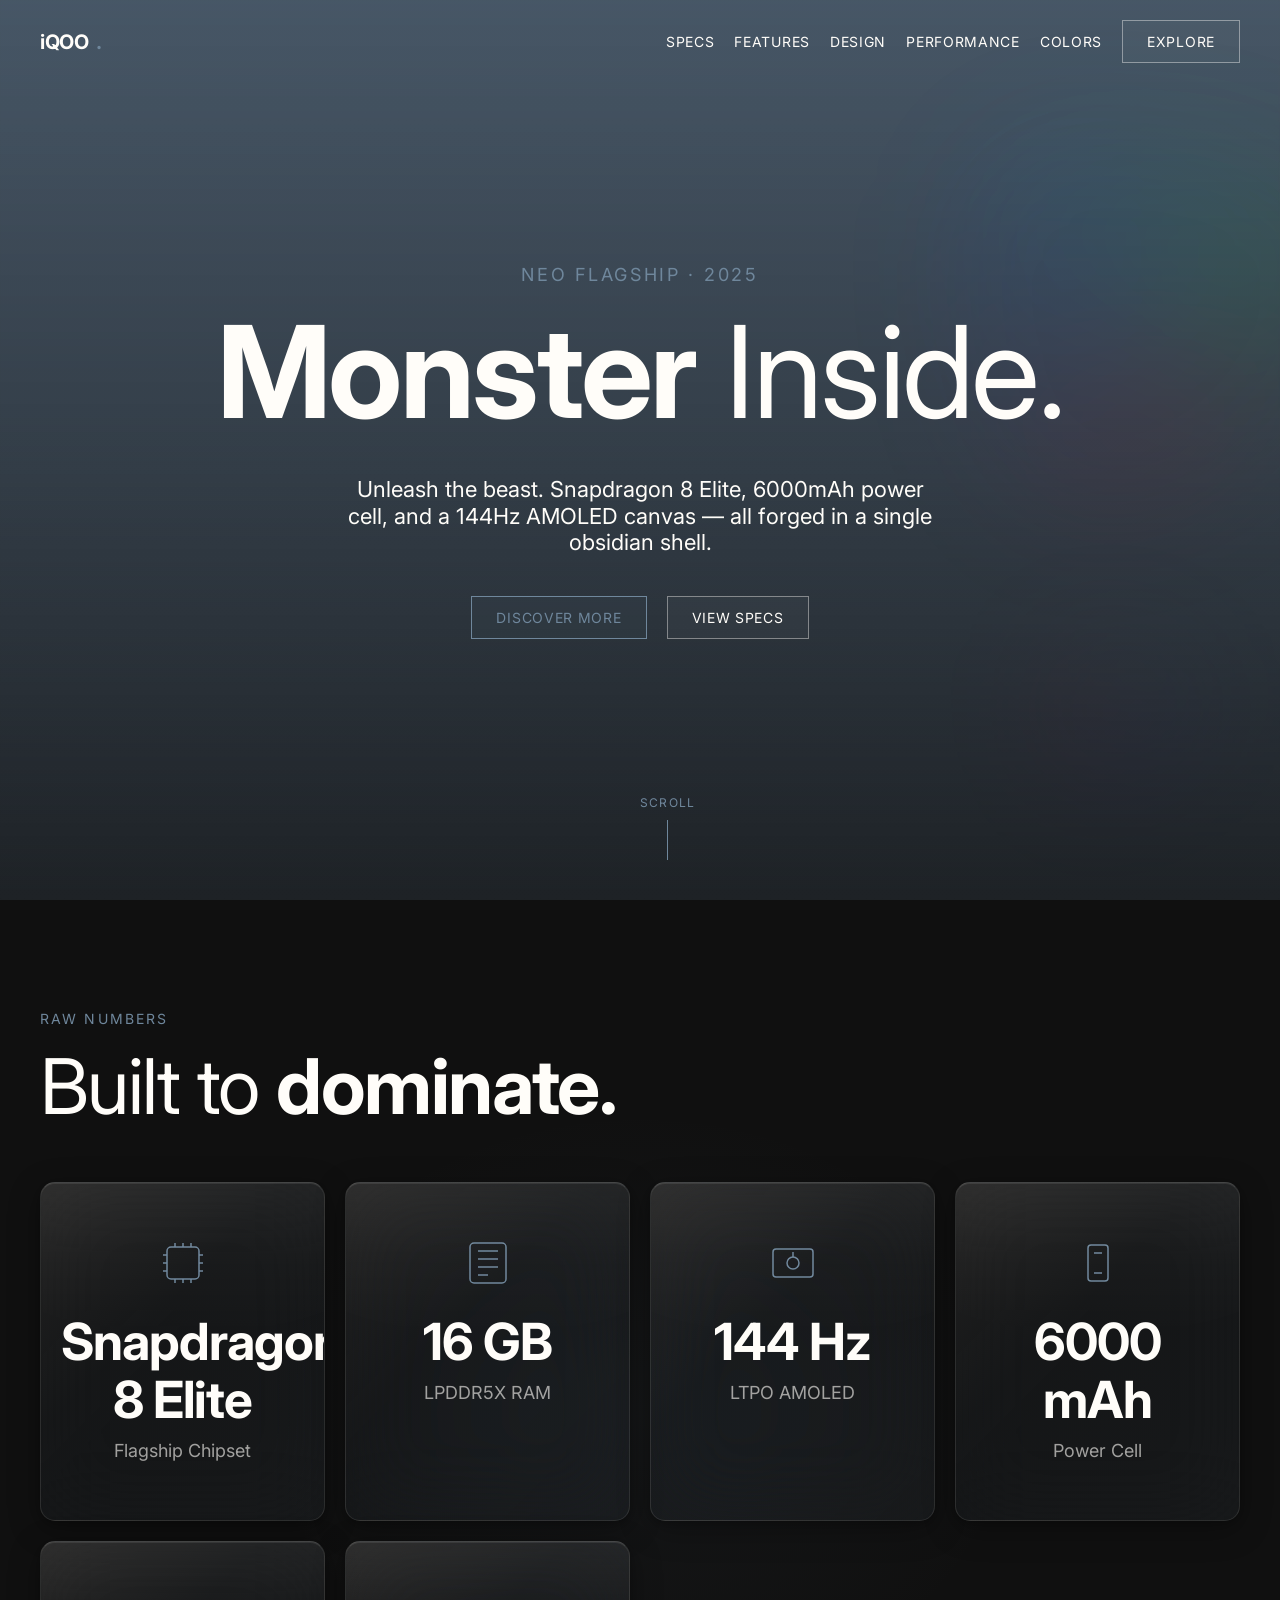
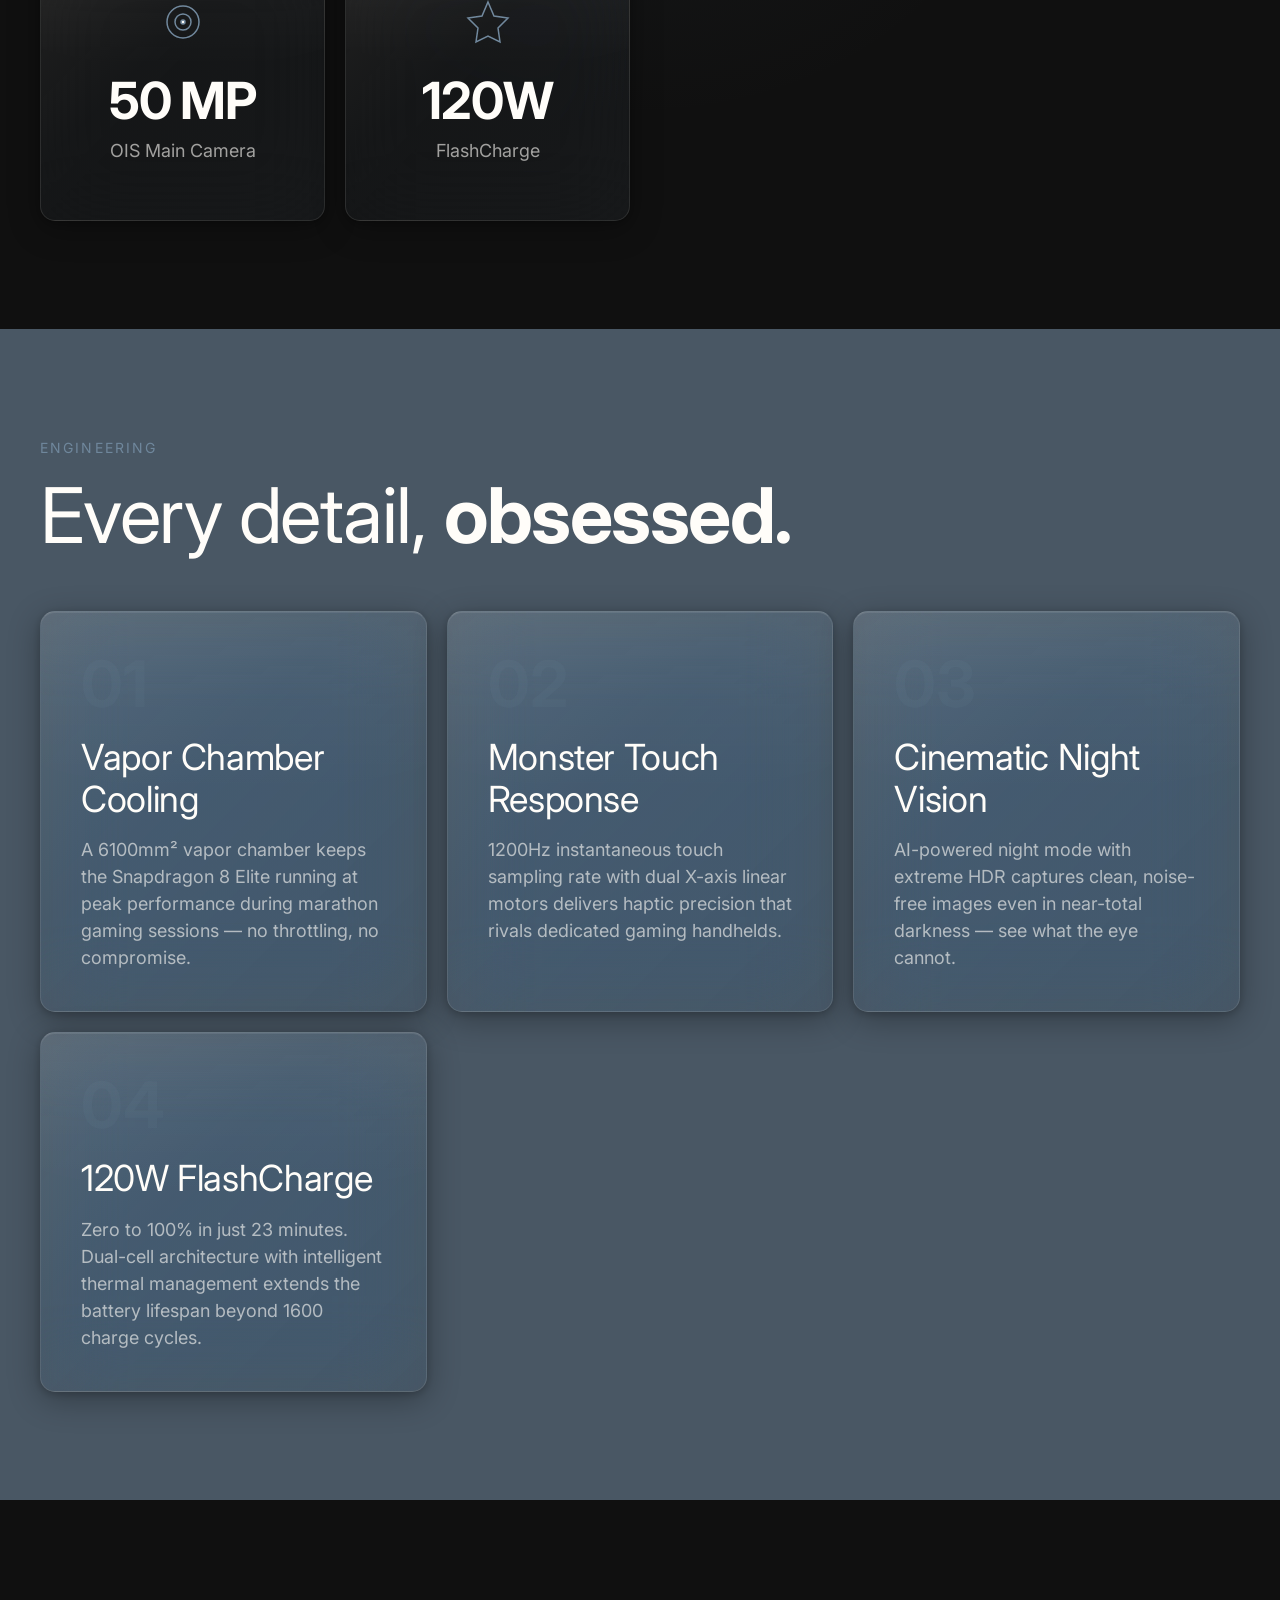
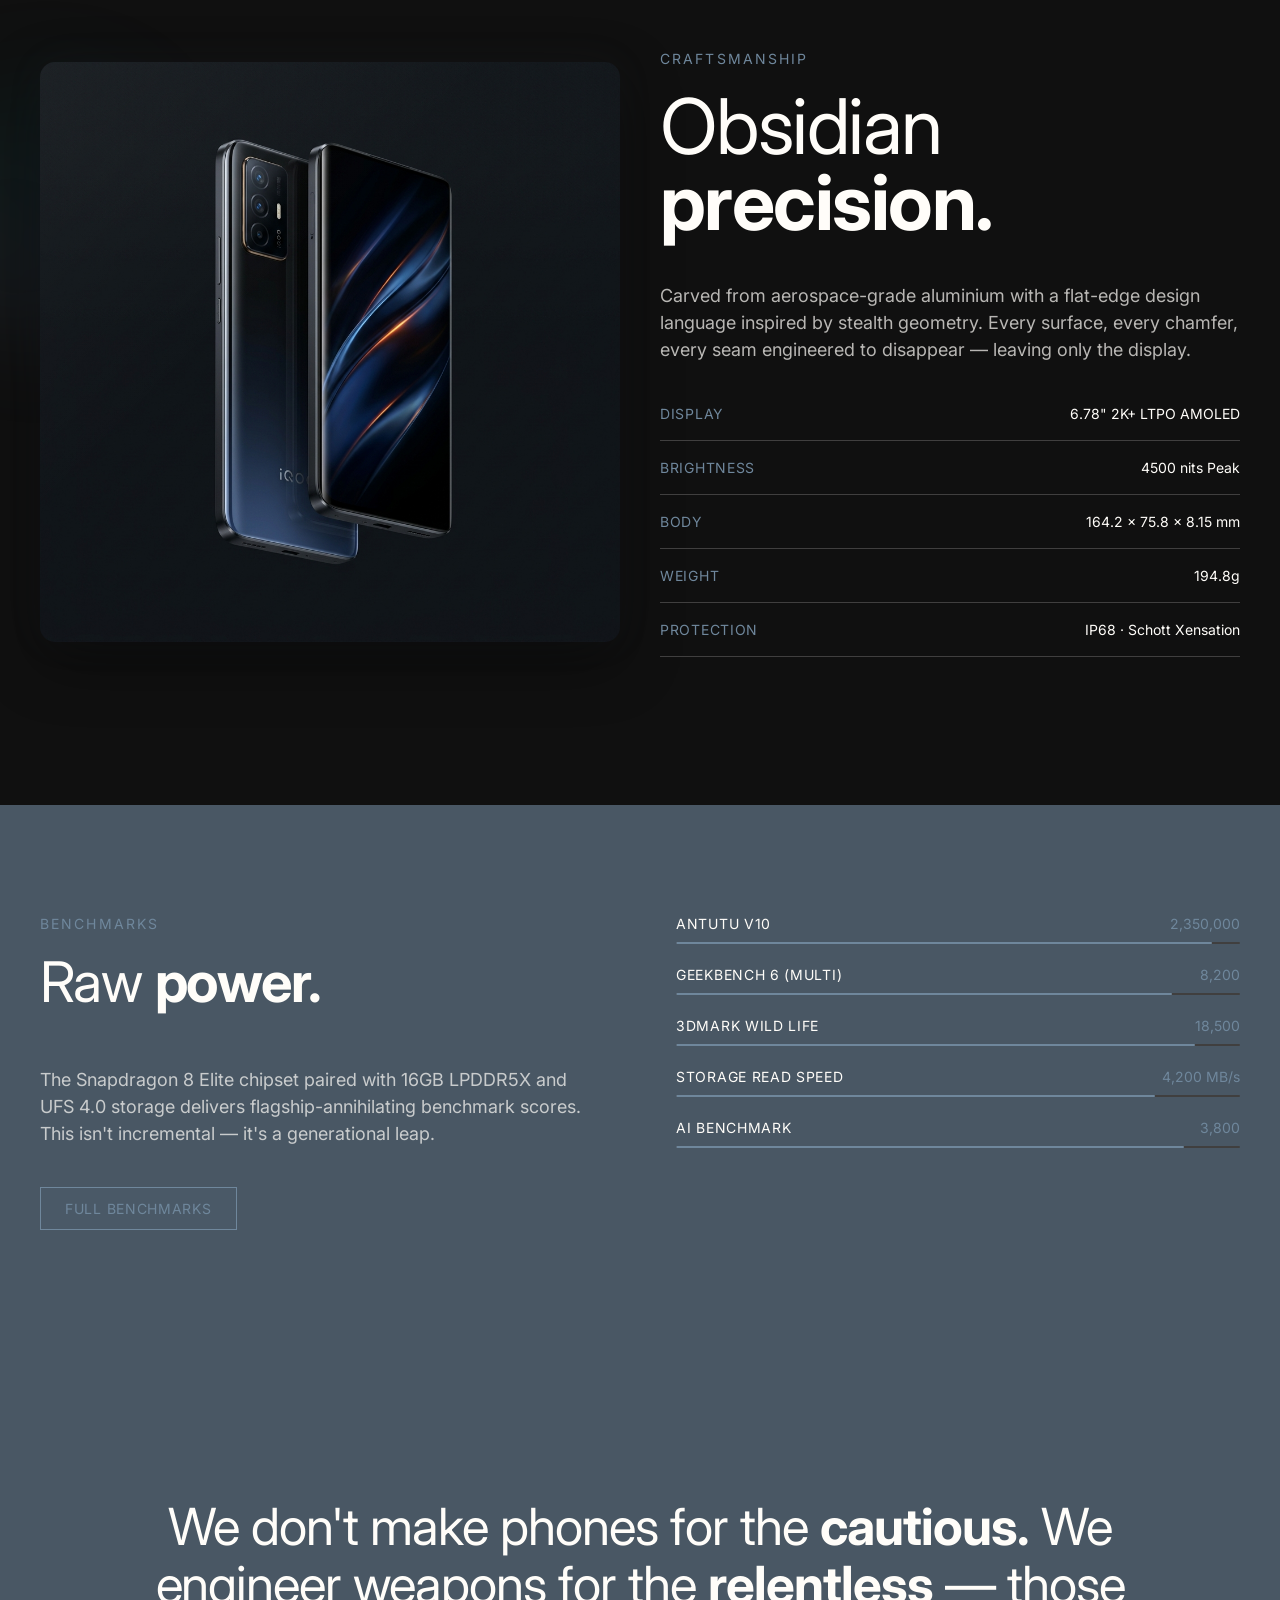
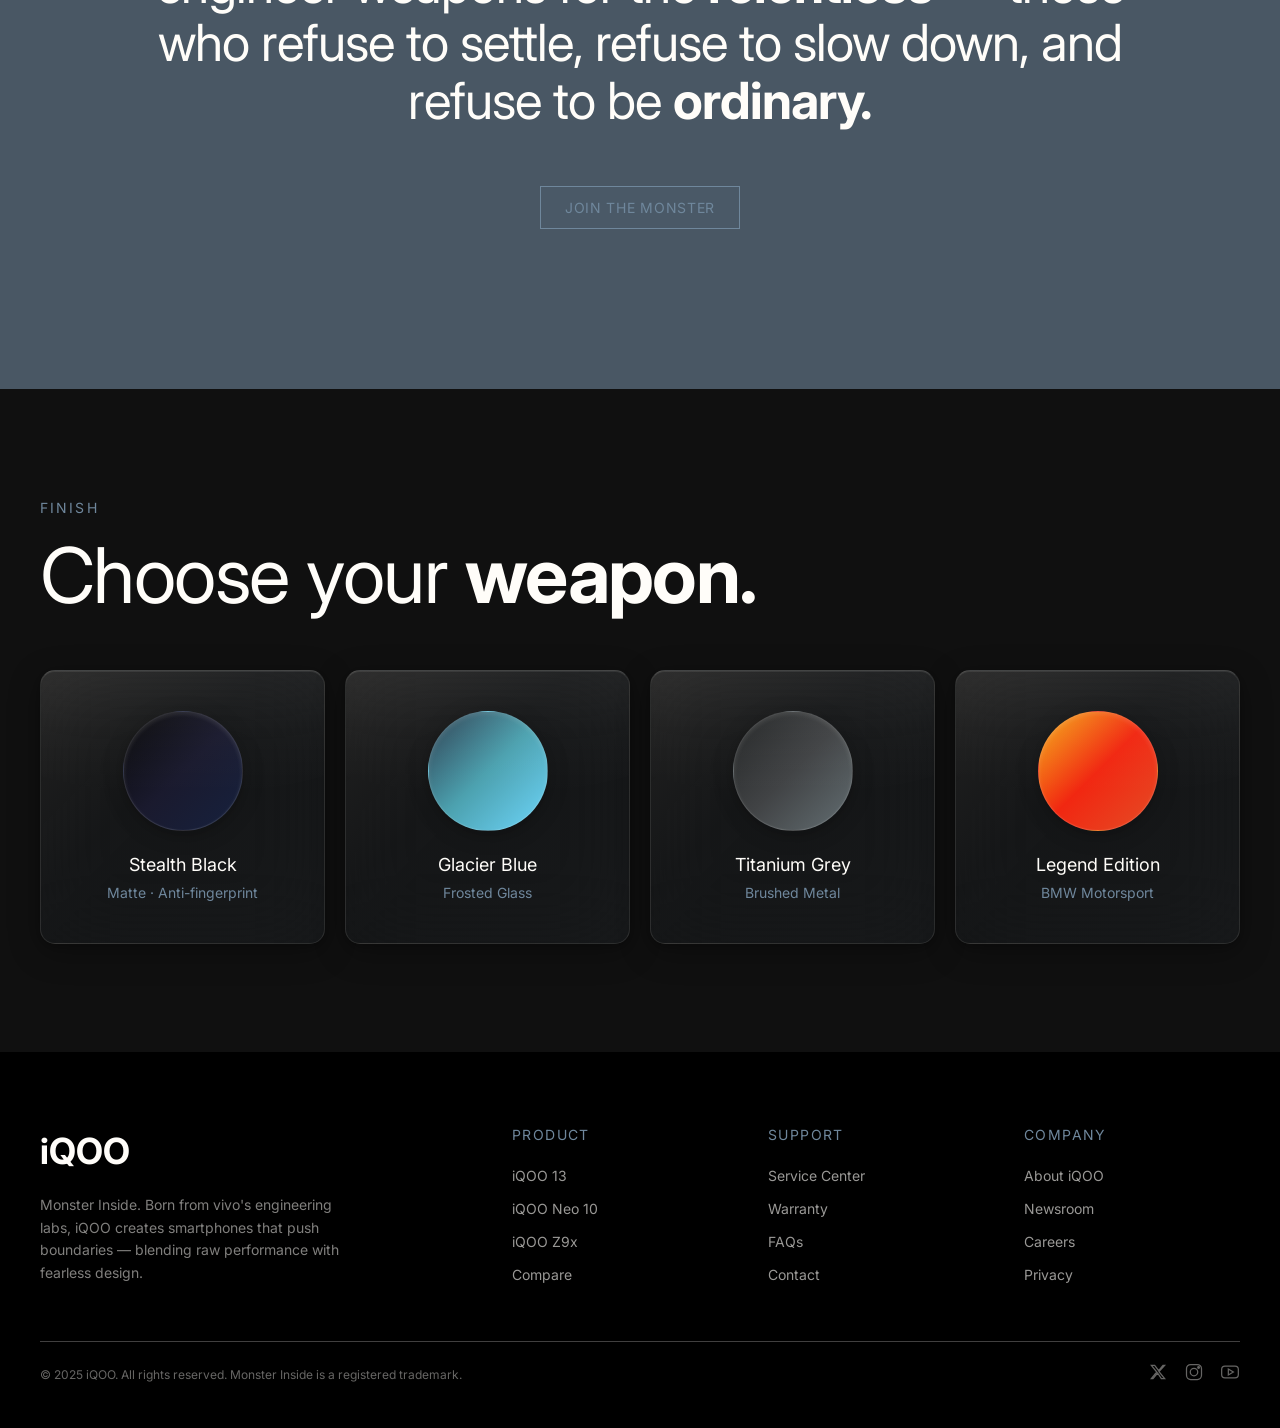
<file: HTML_CSS/day05/index.html>
<!DOCTYPE html>
<html lang="en">

<head>
  <meta charset="UTF-8">
  <meta name="viewport" content="width=device-width, initial-scale=1.0">
  <meta name="description"
    content="iQOO — Monster Inside. Discover the ultimate fusion of raw power and refined design. Flagship performance, engineered for the fearless.">
  <title>iQOO — Monster Inside</title>
  <link rel="stylesheet" href="index.css">
  <link rel="icon" type="image/svg+xml"
    href="data:image/svg+xml,%3Csvg xmlns='http://www.w3.org/2000/svg' viewBox='0 0 32 32'%3E%3Ctext x='50%25' y='50%25' dominant-baseline='central' text-anchor='middle' font-size='24'%3E⚡%3C/text%3E%3C/svg%3E">
</head>

<body>

  <!-- ========== NAVIGATION ========== -->
  <nav class="nav" id="main-nav" aria-label="Primary navigation">
    <a href="#" class="nav__brand">
      iQOO<span class="nav__brand-accent">.</span>
    </a>
    <div class="nav__links">
      <a href="#specs" class="nav__link">Specs</a>
      <a href="#features" class="nav__link">Features</a>
      <a href="#design" class="nav__link">Design</a>
      <a href="#performance" class="nav__link">Performance</a>
      <a href="#colorways" class="nav__link">Colors</a>
      <button class="btn-ghost" id="nav-cta">EXPLORE</button>
    </div>
    <button class="nav__hamburger" id="hamburger-btn" aria-label="Toggle navigation menu" aria-expanded="false">
      <span></span>
      <span></span>
      <span></span>
    </button>
  </nav>

  <!-- Mobile Nav Overlay -->
  <div class="mobile-nav" id="mobile-nav" role="navigation" aria-label="Mobile navigation">
    <a href="#specs" class="mobile-nav__link">Specs</a>
    <a href="#features" class="mobile-nav__link">Features</a>
    <a href="#design" class="mobile-nav__link">Design</a>
    <a href="#performance" class="mobile-nav__link">Performance</a>
    <a href="#colorways" class="mobile-nav__link">Colors</a>
    <button class="btn-ghost btn-ghost--accent">EXPLORE</button>
  </div>

  <!-- ========== HERO SECTION ========== -->
  <section class="hero" id="hero">
    <!-- 3D Prism decoration -->
    <div class="prism prism--hero" aria-hidden="true"></div>

    <!-- Video background — replace src with your video -->
    <div class="hero__video-wrapper">
      <video class="hero__video" autoplay muted loop playsinline role="none" aria-hidden="true" width="1920"
        height="1080" poster="">
        <!-- 
          iQOO Hero Video — Looping with glass overlay
        -->
        <source src="Create_website_hero_video_202606110103.mp4" type="video/mp4">
      </video>
    </div>

    <!-- Glassmorphism overlay -->
    <div class="hero__glass-overlay" aria-hidden="true"></div>

    <!-- Hero content -->
    <div class="hero__content">
      <p class="hero__tagline">Neo Flagship · 2025</p>
      <h1 class="hero__title">
        <span class="bold">Monster</span> Inside.
      </h1>
      <p class="hero__subtitle">
        Unleash the beast. Snapdragon 8 Elite, 6000mAh power cell,
        and a 144Hz AMOLED canvas — all forged in a single obsidian shell.
      </p>
      <div class="hero__cta-group">
        <button class="btn-ghost btn-ghost--accent" id="hero-explore-btn">DISCOVER MORE</button>
        <button class="btn-ghost" id="hero-specs-btn">VIEW SPECS</button>
      </div>
    </div>

    <!-- Scroll indicator -->
    <div class="hero__scroll-indicator" aria-hidden="true">
      <span>Scroll</span>
      <div class="hero__scroll-line"></div>
    </div>
  </section>

  <!-- ========== SPECS SECTION ========== -->
  <section class="section specs" id="specs">
    <div class="reveal">
      <p class="section__label">Raw Numbers</p>
      <h2 class="section__headline">
        Built to <span class="bold">dominate.</span>
      </h2>
    </div>
    <div class="specs__grid">
      <div class="glass-card spec-card reveal reveal-delay-1">
        <svg class="spec-card__icon" viewBox="0 0 48 48" aria-hidden="true">
          <rect x="8" y="8" width="32" height="32" rx="4" stroke-width="1.5" />
          <line x1="16" y1="4" x2="16" y2="8" stroke-width="1.5" />
          <line x1="24" y1="4" x2="24" y2="8" stroke-width="1.5" />
          <line x1="32" y1="4" x2="32" y2="8" stroke-width="1.5" />
          <line x1="16" y1="40" x2="16" y2="44" stroke-width="1.5" />
          <line x1="24" y1="40" x2="24" y2="44" stroke-width="1.5" />
          <line x1="32" y1="40" x2="32" y2="44" stroke-width="1.5" />
          <line x1="4" y1="16" x2="8" y2="16" stroke-width="1.5" />
          <line x1="4" y1="24" x2="8" y2="24" stroke-width="1.5" />
          <line x1="4" y1="32" x2="8" y2="32" stroke-width="1.5" />
          <line x1="40" y1="16" x2="44" y2="16" stroke-width="1.5" />
          <line x1="40" y1="24" x2="44" y2="24" stroke-width="1.5" />
          <line x1="40" y1="32" x2="44" y2="32" stroke-width="1.5" />
        </svg>
        <p class="spec-card__value">Snapdragon 8 Elite</p>
        <p class="spec-card__label">Flagship Chipset</p>
      </div>
      <div class="glass-card spec-card reveal reveal-delay-2">
        <svg class="spec-card__icon" viewBox="0 0 48 48" aria-hidden="true">
          <rect x="6" y="4" width="36" height="40" rx="4" stroke-width="1.5" />
          <line x1="14" y1="12" x2="34" y2="12" stroke-width="1.5" />
          <line x1="14" y1="20" x2="34" y2="20" stroke-width="1.5" />
          <line x1="14" y1="28" x2="34" y2="28" stroke-width="1.5" />
          <line x1="14" y1="36" x2="24" y2="36" stroke-width="1.5" />
        </svg>
        <p class="spec-card__value">16 GB</p>
        <p class="spec-card__label">LPDDR5X RAM</p>
      </div>
      <div class="glass-card spec-card reveal reveal-delay-3">
        <svg class="spec-card__icon" viewBox="0 0 48 48" aria-hidden="true">
          <rect x="4" y="10" width="40" height="28" rx="3" stroke-width="1.5" />
          <circle cx="24" cy="24" r="6" stroke-width="1.5" />
          <line x1="24" y1="18" x2="24" y2="13" stroke-width="1.5" />
        </svg>
        <p class="spec-card__value">144 Hz</p>
        <p class="spec-card__label">LTPO AMOLED</p>
      </div>
      <div class="glass-card spec-card reveal reveal-delay-4">
        <svg class="spec-card__icon" viewBox="0 0 48 48" aria-hidden="true">
          <rect x="14" y="6" width="20" height="36" rx="3" stroke-width="1.5" />
          <line x1="20" y1="14" x2="28" y2="14" stroke-width="1.5" />
          <line x1="20" y1="34" x2="28" y2="34" stroke-width="1.5" />
        </svg>
        <p class="spec-card__value">6000 mAh</p>
        <p class="spec-card__label">Power Cell</p>
      </div>
      <div class="glass-card spec-card reveal reveal-delay-1">
        <svg class="spec-card__icon" viewBox="0 0 48 48" aria-hidden="true">
          <circle cx="24" cy="24" r="16" stroke-width="1.5" />
          <circle cx="24" cy="24" r="8" stroke-width="1.5" />
          <circle cx="24" cy="24" r="2" fill="currentColor" />
        </svg>
        <p class="spec-card__value">50 MP</p>
        <p class="spec-card__label">OIS Main Camera</p>
      </div>
      <div class="glass-card spec-card reveal reveal-delay-2">
        <svg class="spec-card__icon" viewBox="0 0 48 48" aria-hidden="true">
          <polygon points="24,4 30,18 44,20 34,30 36,44 24,38 12,44 14,30 4,20 18,18" stroke-width="1.5" />
        </svg>
        <p class="spec-card__value">120W</p>
        <p class="spec-card__label">FlashCharge</p>
      </div>
    </div>
  </section>

  <!-- ========== FEATURES SECTION ========== -->
  <section class="section" id="features">
    <div class="reveal">
      <p class="section__label">Engineering</p>
      <h2 class="section__headline">
        Every detail, <span class="bold">obsessed.</span>
      </h2>
    </div>
    <div class="features__grid">
      <div class="glass-card feature-card reveal reveal-delay-1">
        <p class="feature-card__number">01</p>
        <h3 class="feature-card__title">Vapor Chamber Cooling</h3>
        <p class="feature-card__desc">
          A 6100mm² vapor chamber keeps the Snapdragon 8 Elite running at peak
          performance during marathon gaming sessions — no throttling, no compromise.
        </p>
      </div>
      <div class="glass-card feature-card reveal reveal-delay-2">
        <p class="feature-card__number">02</p>
        <h3 class="feature-card__title">Monster Touch Response</h3>
        <p class="feature-card__desc">
          1200Hz instantaneous touch sampling rate with dual X-axis linear motors
          delivers haptic precision that rivals dedicated gaming handhelds.
        </p>
      </div>
      <div class="glass-card feature-card reveal reveal-delay-3">
        <p class="feature-card__number">03</p>
        <h3 class="feature-card__title">Cinematic Night Vision</h3>
        <p class="feature-card__desc">
          AI-powered night mode with extreme HDR captures clean, noise-free images
          even in near-total darkness — see what the eye cannot.
        </p>
      </div>
      <div class="glass-card feature-card reveal reveal-delay-4">
        <p class="feature-card__number">04</p>
        <h3 class="feature-card__title">120W FlashCharge</h3>
        <p class="feature-card__desc">
          Zero to 100% in just 23 minutes. Dual-cell architecture with intelligent
          thermal management extends the battery lifespan beyond 1600 charge cycles.
        </p>
      </div>
    </div>
  </section>

  <!-- ========== DESIGN SECTION ========== -->
  <section class="section design" id="design">
    <div class="prism prism--left" aria-hidden="true"></div>
    <div class="design__showcase">
      <div class="design__image-wrapper reveal">
        <img src="phone-design.png"
          alt="iQOO Neo flagship phone — front and back view showing edge-to-edge AMOLED display and triple camera system"
          width="600" height="800" id="design-phone-image" loading="lazy">
      </div>
      <div class="design__details reveal reveal-delay-2">
        <p class="section__label">Craftsmanship</p>
        <h2 class="section__headline">
          Obsidian <span class="bold">precision.</span>
        </h2>
        <p class="design__text">
          Carved from aerospace-grade aluminium with a flat-edge design language
          inspired by stealth geometry. Every surface, every chamfer, every seam
          engineered to disappear — leaving only the display.
        </p>
        <div class="design__specs-list">
          <div class="design__spec-item">
            <span class="design__spec-label">Display</span>
            <span class="design__spec-value">6.78" 2K+ LTPO AMOLED</span>
          </div>
          <div class="design__spec-item">
            <span class="design__spec-label">Brightness</span>
            <span class="design__spec-value">4500 nits Peak</span>
          </div>
          <div class="design__spec-item">
            <span class="design__spec-label">Body</span>
            <span class="design__spec-value">164.2 × 75.8 × 8.15 mm</span>
          </div>
          <div class="design__spec-item">
            <span class="design__spec-label">Weight</span>
            <span class="design__spec-value">194.8g</span>
          </div>
          <div class="design__spec-item">
            <span class="design__spec-label">Protection</span>
            <span class="design__spec-value">IP68 · Schott Xensation</span>
          </div>
        </div>
      </div>
    </div>
  </section>

  <!-- ========== PERFORMANCE SECTION ========== -->
  <section class="section" id="performance">
    <div class="prism prism--right" aria-hidden="true"></div>
    <div class="performance__content">
      <div class="performance__left reveal">
        <p class="section__label">Benchmarks</p>
        <h2 class="section__headline">
          Raw <span class="bold">power.</span>
        </h2>
        <p class="performance__text">
          The Snapdragon 8 Elite chipset paired with 16GB LPDDR5X and UFS 4.0 storage
          delivers flagship-annihilating benchmark scores. This isn't incremental —
          it's a generational leap.
        </p>
        <div class="hero__cta-group" style="justify-content: flex-start;">
          <button class="btn-ghost btn-ghost--accent">FULL BENCHMARKS</button>
        </div>
      </div>
      <div class="performance__right reveal reveal-delay-2">
        <div class="benchmark-bars" id="benchmark-bars">
          <div class="benchmark-bar">
            <div class="benchmark-bar__header">
              <span class="benchmark-bar__label">AnTuTu V10</span>
              <span class="benchmark-bar__value">2,350,000</span>
            </div>
            <div class="benchmark-bar__track">
              <div class="benchmark-bar__fill" style="--target-width: 95%"></div>
            </div>
          </div>
          <div class="benchmark-bar">
            <div class="benchmark-bar__header">
              <span class="benchmark-bar__label">Geekbench 6 (Multi)</span>
              <span class="benchmark-bar__value">8,200</span>
            </div>
            <div class="benchmark-bar__track">
              <div class="benchmark-bar__fill" style="--target-width: 88%"></div>
            </div>
          </div>
          <div class="benchmark-bar">
            <div class="benchmark-bar__header">
              <span class="benchmark-bar__label">3DMark Wild Life</span>
              <span class="benchmark-bar__value">18,500</span>
            </div>
            <div class="benchmark-bar__track">
              <div class="benchmark-bar__fill" style="--target-width: 92%"></div>
            </div>
          </div>
          <div class="benchmark-bar">
            <div class="benchmark-bar__header">
              <span class="benchmark-bar__label">Storage Read Speed</span>
              <span class="benchmark-bar__value">4,200 MB/s</span>
            </div>
            <div class="benchmark-bar__track">
              <div class="benchmark-bar__fill" style="--target-width: 85%"></div>
            </div>
          </div>
          <div class="benchmark-bar">
            <div class="benchmark-bar__header">
              <span class="benchmark-bar__label">AI Benchmark</span>
              <span class="benchmark-bar__value">3,800</span>
            </div>
            <div class="benchmark-bar__track">
              <div class="benchmark-bar__fill" style="--target-width: 90%"></div>
            </div>
          </div>
        </div>
      </div>
    </div>
  </section>

  <!-- ========== MANIFESTO SECTION ========== -->
  <section class="section manifesto" id="manifesto">
    <div class="reveal">
      <p class="manifesto__text">
        We don't make phones for the <span class="bold">cautious.</span>
        We engineer weapons for the <span class="bold">relentless</span> —
        those who refuse to settle, refuse to slow down,
        and refuse to be <span class="bold">ordinary.</span>
      </p>
      <button class="btn-ghost btn-ghost--accent" id="manifesto-cta">JOIN THE MONSTER</button>
    </div>
  </section>

  <!-- ========== COLORWAYS SECTION ========== -->
  <section class="section colorways" id="colorways">
    <div class="reveal">
      <p class="section__label">Finish</p>
      <h2 class="section__headline">
        Choose your <span class="bold">weapon.</span>
      </h2>
    </div>
    <div class="colorways__grid">
      <div class="glass-card color-card reveal reveal-delay-1">
        <div class="color-card__swatch" style="background: linear-gradient(135deg, #0a0a0a, #1a1a2e, #16213e);"></div>
        <p class="color-card__name">Stealth Black</p>
        <p class="color-card__code">Matte · Anti-fingerprint</p>
      </div>
      <div class="glass-card color-card reveal reveal-delay-2">
        <div class="color-card__swatch" style="background: linear-gradient(135deg, #2c3e50, #4ca1af, #6dd5fa);"></div>
        <p class="color-card__name">Glacier Blue</p>
        <p class="color-card__code">Frosted Glass</p>
      </div>
      <div class="glass-card color-card reveal reveal-delay-3">
        <div class="color-card__swatch" style="background: linear-gradient(135deg, #232526, #414345, #636e72);"></div>
        <p class="color-card__name">Titanium Grey</p>
        <p class="color-card__code">Brushed Metal</p>
      </div>
      <div class="glass-card color-card reveal reveal-delay-4">
        <div class="color-card__swatch" style="background: linear-gradient(135deg, #f5af19, #f12711, #e44d26);"></div>
        <p class="color-card__name">Legend Edition</p>
        <p class="color-card__code">BMW Motorsport</p>
      </div>
    </div>
  </section>

  <!-- ========== FOOTER ========== -->
  <footer class="footer" id="footer">
    <div class="footer__content">
      <div class="footer__brand">
        <p class="footer__brand-name">iQOO</p>
        <p class="footer__brand-desc">
          Monster Inside. Born from vivo's engineering labs,
          iQOO creates smartphones that push boundaries —
          blending raw performance with fearless design.
        </p>
      </div>
      <div class="footer__col">
        <p class="footer__col-title">Product</p>
        <div class="footer__col-links">
          <a href="#">iQOO 13</a>
          <a href="#">iQOO Neo 10</a>
          <a href="#">iQOO Z9x</a>
          <a href="#">Compare</a>
        </div>
      </div>
      <div class="footer__col">
        <p class="footer__col-title">Support</p>
        <div class="footer__col-links">
          <a href="#">Service Center</a>
          <a href="#">Warranty</a>
          <a href="#">FAQs</a>
          <a href="#">Contact</a>
        </div>
      </div>
      <div class="footer__col">
        <p class="footer__col-title">Company</p>
        <div class="footer__col-links">
          <a href="#">About iQOO</a>
          <a href="#">Newsroom</a>
          <a href="#">Careers</a>
          <a href="#">Privacy</a>
        </div>
      </div>
    </div>
    <div class="footer__bottom">
      <p class="footer__copyright">© 2025 iQOO. All rights reserved. Monster Inside is a registered trademark.</p>
      <div class="footer__socials">
        <!-- Twitter/X -->
        <a href="#" aria-label="Follow iQOO on X">
          <svg class="footer__social-icon" viewBox="0 0 24 24" stroke-width="1.5">
            <path d="M4 4l6.5 8L4 20h2l5.5-6.8L16 20h4l-6.8-8.4L20 4h-2l-5.2 6.4L8 4H4z" />
          </svg>
        </a>
        <!-- Instagram -->
        <a href="#" aria-label="Follow iQOO on Instagram">
          <svg class="footer__social-icon" viewBox="0 0 24 24" stroke-width="1.5">
            <rect x="3" y="3" width="18" height="18" rx="5" />
            <circle cx="12" cy="12" r="4.5" />
            <circle cx="17.5" cy="6.5" r="1" fill="currentColor" />
          </svg>
        </a>
        <!-- YouTube -->
        <a href="#" aria-label="Subscribe to iQOO on YouTube">
          <svg class="footer__social-icon" viewBox="0 0 24 24" stroke-width="1.5">
            <rect x="2" y="5" width="20" height="14" rx="4" />
            <polygon points="10,8.5 16,12 10,15.5" />
          </svg>
        </a>
      </div>
    </div>
  </footer>

  <script src="script.js"></script>
</body>

</html>
</file>
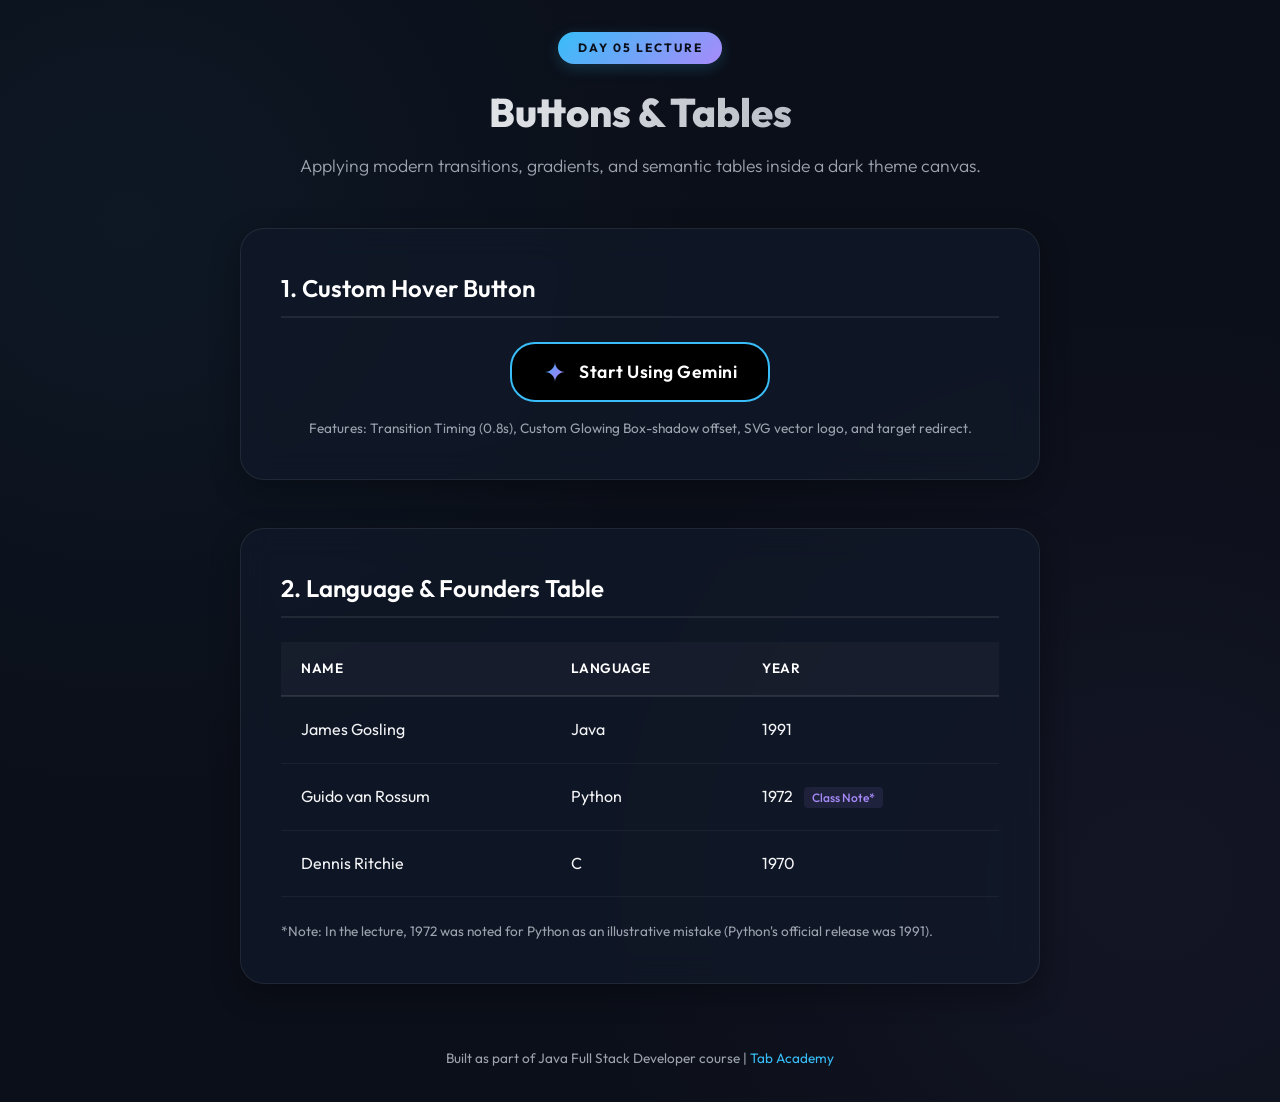
<file: HTML_CSS/day07/index.html>
<!DOCTYPE html>
<html lang="en">

<head>
  <meta charset="UTF-8">
  <meta name="viewport" content="width=device-width, initial-scale=1.0">
  <meta name="description" content="Day 05 Practice - Premium Buttons & Tables with Interactive CSS Hover States.">
  <title>Day 05 - Buttons & Tables Practice</title>

  <!-- Google Fonts for Premium Typography -->
  <link rel="preconnect" href="https://fonts.googleapis.com">
  <link rel="preconnect" href="https://fonts.gstatic.com" crossorigin>
  <link href="https://fonts.googleapis.com/css2?family=Outfit:wght@300;400;600;800&display=swap" rel="stylesheet">

  <style>
    /* ========== DESIGN SYSTEM & VARIABLES ========== */
    :root {
      --bg-color: #0b0f19;
      --card-bg: rgba(17, 25, 40, 0.75);
      --card-border: rgba(255, 255, 255, 0.08);
      --text-main: #f3f4f6;
      --text-muted: #9ca3af;
      --gemini-blue: #38bdf8;
      --gemini-purple: #a78bfa;
      --gemini-glow: rgba(56, 189, 248, 0.25);
      --font-family: 'Outfit', sans-serif;
    }

    /* ========== RESET & BASE STYLES ========== */
    * {
      box-sizing: border-box;
      margin: 0;
      padding: 0;
    }

    body {
      background-color: var(--bg-color);
      background-image: 
        radial-gradient(circle at 10% 20%, rgba(56, 189, 248, 0.05) 0%, transparent 40%),
        radial-gradient(circle at 90% 80%, rgba(167, 139, 250, 0.05) 0%, transparent 40%);
      color: var(--text-main);
      font-family: var(--font-family);
      min-height: 100vh;
      display: flex;
      flex-direction: column;
      align-items: center;
      justify-content: center;
      padding: 2rem 1.5rem;
      line-height: 1.6;
    }

    /* ========== CONTAINER LAYOUT ========== */
    .container {
      max-width: 800px;
      width: 100%;
      display: flex;
      flex-direction: column;
      gap: 3rem;
    }

    header {
      text-align: center;
    }

    .badge {
      display: inline-block;
      font-size: 0.75rem;
      font-weight: 700;
      letter-spacing: 2px;
      text-transform: uppercase;
      background: linear-gradient(135deg, var(--gemini-blue), var(--gemini-purple));
      color: #0b0f19;
      padding: 0.4rem 1.2rem;
      border-radius: 100px;
      margin-bottom: 1rem;
      box-shadow: 0 4px 15px rgba(56, 189, 248, 0.2);
    }

    h1 {
      font-size: 2.5rem;
      font-weight: 800;
      background: linear-gradient(to right, #ffffff, var(--text-muted));
      -webkit-background-clip: text;
      -webkit-text-fill-color: transparent;
      margin-bottom: 0.5rem;
    }

    .subtitle {
      color: var(--text-muted);
      font-size: 1.1rem;
      font-weight: 300;
    }

    /* ========== GLASS CARD COMPONENT ========== */
    .glass-card {
      background: var(--card-bg);
      border: 1px solid var(--card-border);
      border-radius: 24px;
      padding: 2.5rem;
      backdrop-filter: blur(16px);
      -webkit-backdrop-filter: blur(16px);
      box-shadow: 0 10px 30px rgba(0, 0, 0, 0.3);
      display: flex;
      flex-direction: column;
      align-items: center;
      gap: 1.5rem;
    }

    .card-title {
      font-size: 1.5rem;
      font-weight: 600;
      color: #ffffff;
      border-bottom: 2px solid var(--card-border);
      padding-bottom: 0.5rem;
      width: 100%;
      text-align: left;
    }

    /* ========== BUTTON SECTION ========== */
    .button-demo-wrap {
      display: flex;
      flex-direction: column;
      align-items: center;
      gap: 1rem;
      width: 100%;
    }

    /* The wrapping anchor tag */
    .btn-anchor {
      text-decoration: none;
      display: inline-block;
    }

    /* Core Button Styles from class */
    .btn-gemini {
      display: inline-flex;
      align-items: center;
      justify-content: center;
      gap: 12px;
      width: 260px; /* Width matching design */
      height: 60px;
      background-color: #000;
      color: #fff;
      font-family: var(--font-family);
      font-size: 1.1rem;
      font-weight: 600;
      border: 2px solid var(--gemini-blue);
      border-radius: 25px; /* Border radius from class */
      cursor: pointer; /* Pointer cursor from class */
      transition: all 0.8s ease; /* Transition timing from class (0.8s) */
      box-shadow: none;
      position: relative;
      overflow: hidden;
    }

    /* Hover trigger from class */
    .btn-gemini:hover {
      box-shadow: 0 0 35px var(--gemini-blue), inset 0 0 15px rgba(56, 189, 248, 0.3); /* Custom spread glow */
      border-color: var(--gemini-purple); /* Dynamic border transition */
      transform: translateY(-2px);
    }

    .btn-gemini:active {
      transform: translateY(1px);
    }

    /* Gemini SVG Spark Icon */
    .gemini-icon {
      fill: url(#geminiGradient);
      width: 24px;
      height: 24px;
      transition: transform 0.8s ease;
    }

    .btn-gemini:hover .gemini-icon {
      transform: rotate(45deg) scale(1.15);
    }

    .btn-label-text {
      letter-spacing: 0.5px;
    }

    .demo-info {
      font-size: 0.85rem;
      color: var(--text-muted);
      text-align: center;
    }

    /* ========== TABLE SECTION ========== */
    .table-container {
      width: 100%;
      overflow-x: auto;
    }

    /* Premium Styled Table */
    .modern-table {
      width: 100%;
      border-collapse: collapse;
      text-align: left;
      font-size: 1rem;
    }

    .modern-table th {
      background-color: rgba(255, 255, 255, 0.03);
      color: #ffffff;
      font-weight: 600;
      padding: 1rem 1.25rem;
      border-bottom: 2px solid rgba(255, 255, 255, 0.1);
      letter-spacing: 0.5px;
      text-transform: uppercase;
      font-size: 0.85rem;
    }

    .modern-table td {
      padding: 1.25rem;
      border-bottom: 1px solid rgba(255, 255, 255, 0.05);
      color: var(--text-main);
      transition: background-color 0.3s ease;
    }

    /* Table row hover highlight */
    .modern-table tbody tr:hover td {
      background-color: rgba(255, 255, 255, 0.02);
      color: var(--gemini-blue);
    }

    .class-note {
      font-size: 0.75rem;
      color: var(--gemini-purple);
      background-color: rgba(167, 139, 250, 0.1);
      padding: 0.2rem 0.5rem;
      border-radius: 4px;
      margin-left: 0.5rem;
      font-weight: 500;
    }

    /* ========== FOOTER ========== */
    footer {
      text-align: center;
      margin-top: 1rem;
      font-size: 0.85rem;
      color: var(--text-muted);
    }

    footer a {
      color: var(--gemini-blue);
      text-decoration: none;
      transition: color 0.3s ease;
    }

    footer a:hover {
      color: var(--gemini-purple);
      text-decoration: underline;
    }
  </style>
</head>

<body>

  <div class="container">
    
    <!-- Header -->
    <header>
      <div class="badge">Day 05 Lecture</div>
      <h1>Buttons &amp; Tables</h1>
      <p class="subtitle">Applying modern transitions, gradients, and semantic tables inside a dark theme canvas.</p>
    </header>

    <!-- Section 1: Button Demo Card -->
    <div class="glass-card">
      <h2 class="card-title">1. Custom Hover Button</h2>
      <div class="button-demo-wrap">
        
        <!-- Wrap button in anchor pointing to Gemini -->
        <a href="https://www.gemini.com" class="btn-anchor" target="_blank">
          <button class="btn-gemini">
            <!-- Inline SVG for the Gemini Logo -->
            <svg class="gemini-icon" viewBox="0 0 24 24" aria-hidden="true">
              <defs>
                <linearGradient id="geminiGradient" x1="0%" y1="0%" x2="100%" y2="100%">
                  <stop offset="0%" stop-color="#38bdf8" />
                  <stop offset="50%" stop-color="#818cf8" />
                  <stop offset="100%" stop-color="#a78bfa" />
                </linearGradient>
              </defs>
              <path d="M12,2 C12,7.5 7.5,12 2,12 C7.5,12 12,16.5 12,22 C12,16.5 16.5,12 22,12 C16.5,12 12,7.5 12,2 Z" />
            </svg>
            <span class="btn-label-text">Start Using Gemini</span>
          </button>
        </a>

        <p class="demo-info">
          Features: Transition Timing (0.8s), Custom Glowing Box-shadow offset, SVG vector logo, and target redirect.
        </p>
      </div>
    </div>

    <!-- Section 2: Table Demo Card -->
    <div class="glass-card">
      <h2 class="card-title">2. Language &amp; Founders Table</h2>
      <div class="table-container">
        <table class="modern-table">
          <thead>
            <tr>
              <th>Name</th>
              <th>Language</th>
              <th>Year</th>
            </tr>
          </thead>
          <tbody>
            <tr>
              <td>James Gosling</td>
              <td>Java</td>
              <td>1991</td>
            </tr>
            <tr>
              <td>Guido van Rossum</td>
              <td>Python</td>
              <td>1972 <span class="class-note">Class Note*</span></td>
            </tr>
            <tr>
              <td>Dennis Ritchie</td>
              <td>C</td>
              <td>1970</td>
            </tr>
          </tbody>
        </table>
      </div>
      <p class="demo-info" style="align-self: flex-start;">
        *Note: In the lecture, 1972 was noted for Python as an illustrative mistake (Python's official release was 1991).
      </p>
    </div>

    <!-- Footer -->
    <footer>
      <p>Built as part of Java Full Stack Developer course | <a href="https://www.tapacademy.in" target="_blank">Tab Academy</a></p>
    </footer>

  </div>

</body>

</html>
</file>
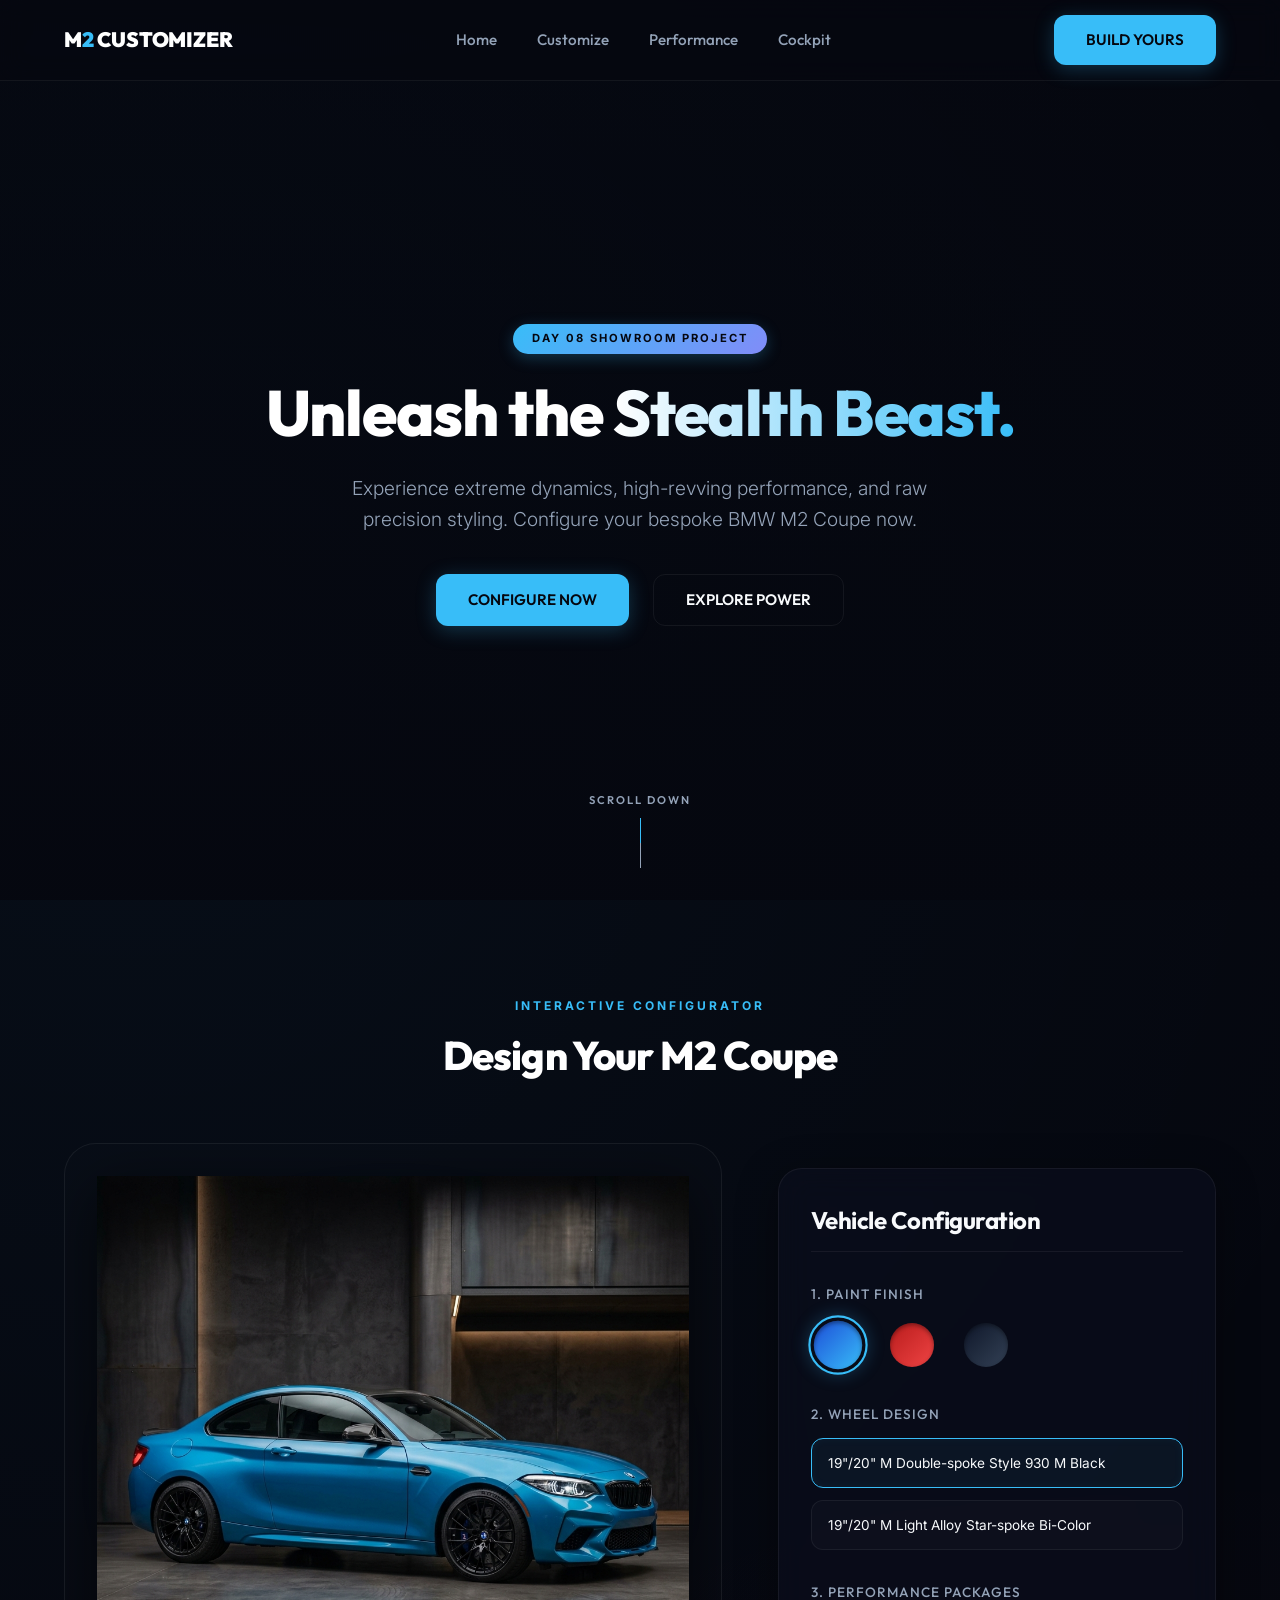
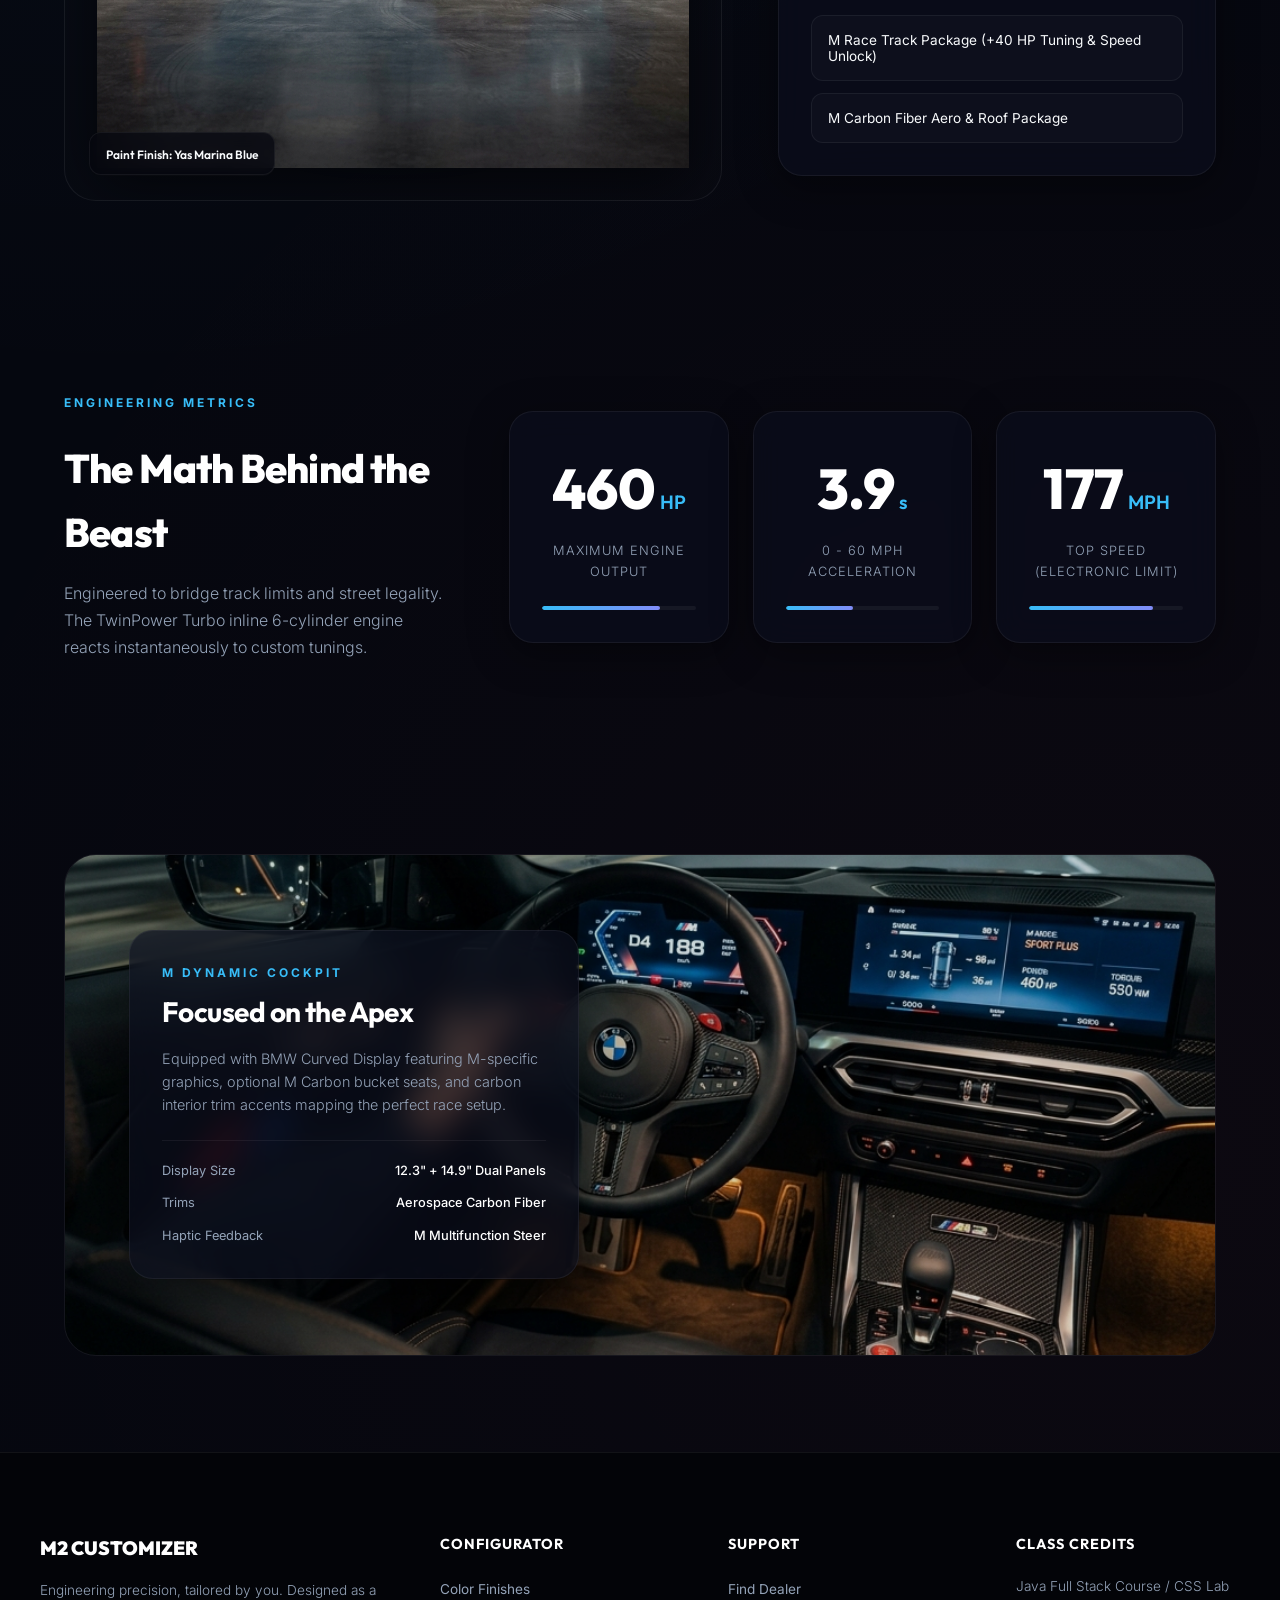
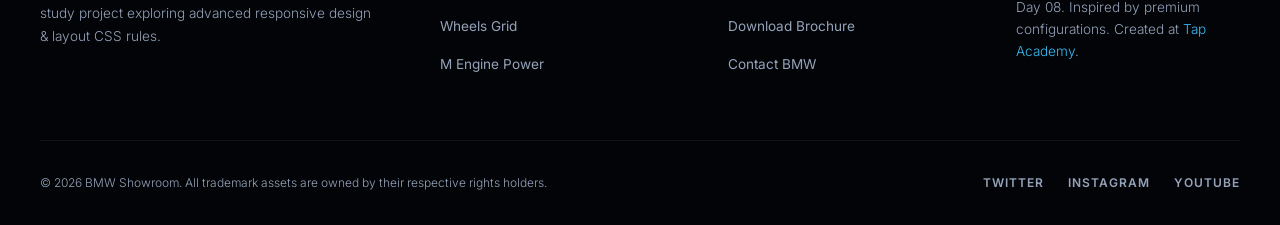
<file: HTML_CSS/day08/index.html>
<!DOCTYPE html>
<html lang="en">

<head>
  <meta charset="UTF-8">
  <meta name="viewport" content="width=device-width, initial-scale=1.0">
  <meta name="description" content="Configure and customize your high-performance BMW M2. Choose paint finishes, M performance packages, and preview technical specifications in real-time.">
  <title>BMW M2 Customizer — Design Your Ultimate Driving Machine</title>

  <!-- Google Fonts for Premium Typography -->
  <link rel="preconnect" href="https://fonts.googleapis.com">
  <link rel="preconnect" href="https://fonts.gstatic.com" crossorigin>
  <link href="https://fonts.googleapis.com/css2?family=Outfit:wght@300;400;600;700;800&family=Inter:wght@300;400;500;600;700&display=swap" rel="stylesheet">
  
  <link rel="stylesheet" href="style.css">
  
  <!-- Logo Favicon Placeholder -->
  <link rel="icon" type="image/svg+xml" href="data:image/svg+xml,%3Csvg xmlns='http://www.w3.org/2000/svg' viewBox='0 0 32 32'%3E%3Ccircle cx='16' cy='16' r='14' fill='%230b0f19' stroke='%2338bdf8' stroke-width='2'/%3E%3Cpath d='M16 6 L16 26 M6 16 L26 16' stroke='%23818cf8' stroke-width='2'/%3E%3C/svg%3E">
</head>

<body>

  <!-- ========== HEADER & NAVIGATION ========== -->
  <header class="header">
    <nav class="nav" id="main-nav" aria-label="Primary Navigation">
      <a href="#" class="nav__brand" id="nav-brand-link">
        M<span class="nav__brand-accent">2</span> CUSTOMIZER
      </a>
      <ul class="nav__links" id="nav-menu">
        <li class="nav__item"><a href="#hero" class="nav__link" id="nav-link-home">Home</a></li>
        <li class="nav__item"><a href="#customizer" class="nav__link" id="nav-link-builder">Customize</a></li>
        <li class="nav__item"><a href="#specs" class="nav__link" id="nav-link-performance">Performance</a></li>
        <li class="nav__item"><a href="#interior" class="nav__link" id="nav-link-cockpit">Cockpit</a></li>
      </ul>
      <div class="nav__cta">
        <a href="#customizer" class="btn-primary btn-nav-cta" id="btn-build-now">BUILD YOURS</a>
      </div>
      <button class="nav__hamburger" id="hamburger-btn" aria-label="Toggle navigation menu" aria-expanded="false">
        <span></span>
        <span></span>
        <span></span>
      </button>
    </nav>
  </header>

  <!-- ========== MOBILE NAVIGATION OVERLAY ========== -->
  <div class="mobile-nav" id="mobile-menu" role="navigation" aria-label="Mobile Navigation">
    <a href="#hero" class="mobile-nav__link" id="mob-link-home">Home</a>
    <a href="#customizer" class="mobile-nav__link" id="mob-link-builder">Customize</a>
    <a href="#specs" class="mobile-nav__link" id="mob-link-performance">Performance</a>
    <a href="#interior" class="mobile-nav__link" id="mob-link-cockpit">Cockpit</a>
    <a href="#customizer" class="btn-primary" style="margin-top: 1.5rem; display: block; text-align: center;">BUILD YOURS</a>
  </div>

  <main>
    <!-- ========== HERO SECTION WITH LOOPING VIDEO ========== -->
    <section class="hero" id="hero">
      <div class="hero__video-wrapper">
        <video class="hero__video" autoplay muted loop playsinline role="none" aria-hidden="true">
          <source src="assets/hero_video.mp4" type="video/mp4">
        </video>
      </div>
      <div class="hero__overlay"></div>
      
      <div class="hero__content">
        <div class="badge" id="hero-badge">Day 08 Showroom Project</div>
        <h1 class="hero__title">
          Unleash the <span class="text-glow">Stealth Beast.</span>
        </h1>
        <p class="hero__subtitle">
          Experience extreme dynamics, high-revving performance, and raw precision styling. Configure your bespoke BMW M2 Coupe now.
        </p>
        <div class="hero__cta-group">
          <a href="#customizer" class="btn-primary" id="hero-cta-build">CONFIGURE NOW</a>
          <a href="#specs" class="btn-secondary" id="hero-cta-specs">EXPLORE POWER</a>
        </div>
      </div>

      <div class="hero__scroll-indicator" aria-hidden="true">
        <span>SCROLL DOWN</span>
        <div class="hero__scroll-line"></div>
      </div>
    </section>

    <!-- ========== INTERACTIVE CUSTOMIZER SECTION ========== -->
    <section class="section customizer-container" id="customizer">
      <div class="section-header">
        <span class="section-label">Interactive Configurator</span>
        <h2 class="section-title">Design Your M2 Coupe</h2>
      </div>

      <div class="customizer">
        <!-- Live Vehicle Preview -->
        <div class="customizer__preview">
          <div class="preview-glow" id="preview-glow-bg"></div>
          <img id="vehicle-preview" src="assets/bmw_blue.png" alt="BMW M2 Coupe Yas Marina Blue Preview" class="customizer__image active">
          
          <div class="preview-badge">
            <span class="preview-badge__status" id="active-finish-label">Paint Finish: Yas Marina Blue</span>
          </div>
        </div>

        <!-- Customizer Configuration Panel -->
        <div class="customizer__options glass-card">
          <h3 class="config-title">Vehicle Configuration</h3>
          
          <!-- Paint Finish Selectors -->
          <div class="config-group">
            <h4 class="config-label">1. Paint Finish</h4>
            <div class="swatches">
              <button class="swatch swatch--blue active" id="swatch-blue" aria-label="Select Yas Marina Blue Paint" data-color="blue" data-finish="Yas Marina Blue">
                <span class="swatch__color"></span>
              </button>
              <button class="swatch swatch--red" id="swatch-red" aria-label="Select Toronto Red Paint" data-color="red" data-finish="Toronto Red">
                <span class="swatch__color"></span>
              </button>
              <button class="swatch swatch--black" id="swatch-black" aria-label="Select Sapphire Black Paint" data-color="black" data-finish="Sapphire Black">
                <span class="swatch__color"></span>
              </button>
            </div>
          </div>

          <!-- Dynamic Wheel Options -->
          <div class="config-group">
            <h4 class="config-label">2. Wheel Design</h4>
            <div class="wheel-options">
              <button class="btn-option active" id="wheel-standard" data-wheel="standard">
                19"/20" M Double-spoke Style 930 M Black
              </button>
              <button class="btn-option" id="wheel-sport" data-wheel="sport">
                19"/20" M Light Alloy Star-spoke Bi-Color
              </button>
            </div>
          </div>

          <!-- Optional Carbon Package Selector -->
          <div class="config-group">
            <h4 class="config-label">3. Performance Packages</h4>
            <div class="package-options">
              <button class="btn-option" id="pkg-track" data-package="track">
                M Race Track Package (+40 HP Tuning &amp; Speed Unlock)
              </button>
              <button class="btn-option" id="pkg-carbon" data-package="carbon">
                M Carbon Fiber Aero &amp; Roof Package
              </button>
            </div>
          </div>
        </div>
      </div>
    </section>

    <!-- ========== PERFORMANCE SPECS SECTION ========== -->
    <section class="section specs-container" id="specs">
      <div class="specs-grid-wrapper">
        <div class="specs-intro">
          <span class="section-label">Engineering Metrics</span>
          <h2 class="section-title">The Math Behind the Beast</h2>
          <p class="section-text">
            Engineered to bridge track limits and street legality. The TwinPower Turbo inline 6-cylinder engine reacts instantaneously to custom tunings.
          </p>
        </div>

        <div class="specs-grid">
          <!-- Power Metric -->
          <div class="glass-card spec-item-card">
            <div class="spec-value-container">
              <span class="spec-value" id="spec-power">460</span>
              <span class="spec-unit">HP</span>
            </div>
            <p class="spec-name">Maximum Engine Output</p>
            <div class="spec-bar-container">
              <div class="spec-bar-fill" id="bar-power" style="--spec-target: 76%"></div>
            </div>
          </div>

          <!-- Acceleration Metric -->
          <div class="glass-card spec-item-card">
            <div class="spec-value-container">
              <span class="spec-value" id="spec-accel">3.9</span>
              <span class="spec-unit">s</span>
            </div>
            <p class="spec-name">0 - 60 MPH Acceleration</p>
            <div class="spec-bar-container">
              <div class="spec-bar-fill" id="bar-accel" style="--spec-target: 88%"></div>
            </div>
          </div>

          <!-- Top Speed Metric -->
          <div class="glass-card spec-item-card">
            <div class="spec-value-container">
              <span class="spec-value" id="spec-speed">177</span>
              <span class="spec-unit">MPH</span>
            </div>
            <p class="spec-name">Top Speed (Electronic Limit)</p>
            <div class="spec-bar-container">
              <div class="spec-bar-fill" id="bar-speed" style="--spec-target: 71%"></div>
            </div>
          </div>
        </div>
      </div>
    </section>

    <!-- ========== INTERIOR GALLERY SECTION ========== -->
    <section class="section interior-container" id="interior">
      <div class="interior-showcase">
        <div class="interior-image-wrap">
          <img src="assets/bmw_interior.png" alt="BMW M2 Cockpit Carbon Fiber Interior Grid" id="interior-preview-img" class="interior-img">
          <div class="glass-card interior-details">
            <span class="section-label">M Dynamic Cockpit</span>
            <h3 class="interior-title">Focused on the Apex</h3>
            <p class="interior-text">
              Equipped with BMW Curved Display featuring M-specific graphics, optional M Carbon bucket seats, and carbon interior trim accents mapping the perfect race setup.
            </p>
            <div class="interior-specs">
              <div class="interior-spec-item">
                <span class="spec-key">Display Size</span>
                <span class="spec-val">12.3" + 14.9" Dual Panels</span>
              </div>
              <div class="interior-spec-item">
                <span class="spec-key">Trims</span>
                <span class="spec-val">Aerospace Carbon Fiber</span>
              </div>
              <div class="interior-spec-item">
                <span class="spec-key">Haptic Feedback</span>
                <span class="spec-val">M Multifunction Steer</span>
              </div>
            </div>
          </div>
        </div>
      </div>
    </section>
  </main>

  <!-- ========== FOOTER SECTION ========== -->
  <footer class="footer" id="main-footer">
    <div class="footer__content">
      <div class="footer__brand-info">
        <p class="footer__brand-title">M2 CUSTOMIZER</p>
        <p class="footer__brand-slogan">Engineering precision, tailored by you. Designed as a study project exploring advanced responsive design &amp; layout CSS rules.</p>
      </div>
      <div class="footer__links-col">
        <p class="footer__col-heading">Configurator</p>
        <ul class="footer__links-list">
          <li><a href="#customizer" class="footer__link" id="foot-link-color">Color Finishes</a></li>
          <li><a href="#customizer" class="footer__link" id="foot-link-wheels">Wheels Grid</a></li>
          <li><a href="#specs" class="footer__link" id="foot-link-power">M Engine Power</a></li>
        </ul>
      </div>
      <div class="footer__links-col">
        <p class="footer__col-heading">Support</p>
        <ul class="footer__links-list">
          <li><a href="#" class="footer__link" id="foot-link-dealer">Find Dealer</a></li>
          <li><a href="#" class="footer__link" id="foot-link-brochure">Download Brochure</a></li>
          <li><a href="#" class="footer__link" id="foot-link-contact">Contact BMW</a></li>
        </ul>
      </div>
      <div class="footer__links-col">
        <p class="footer__col-heading">Class Credits</p>
        <p class="footer__credits-text">
          Java Full Stack Course / CSS Lab Day 08. Inspired by premium configurations. Created at <a href="https://www.tapacademy.in" target="_blank" class="footer__external-link">Tap Academy</a>.
        </p>
      </div>
    </div>
    <div class="footer__bottom">
      <p class="footer__copyright">&copy; 2026 BMW Showroom. All trademark assets are owned by their respective rights holders.</p>
      <div class="footer__socials">
        <a href="#" class="footer__social-link" aria-label="BMW Twitter Link" id="social-twitter">Twitter</a>
        <a href="#" class="footer__social-link" aria-label="BMW Instagram Link" id="social-instagram">Instagram</a>
        <a href="#" class="footer__social-link" aria-label="BMW YouTube Link" id="social-youtube">YouTube</a>
      </div>
    </div>
  </footer>

  <script src="script.js"></script>
</body>

</html>
</file>
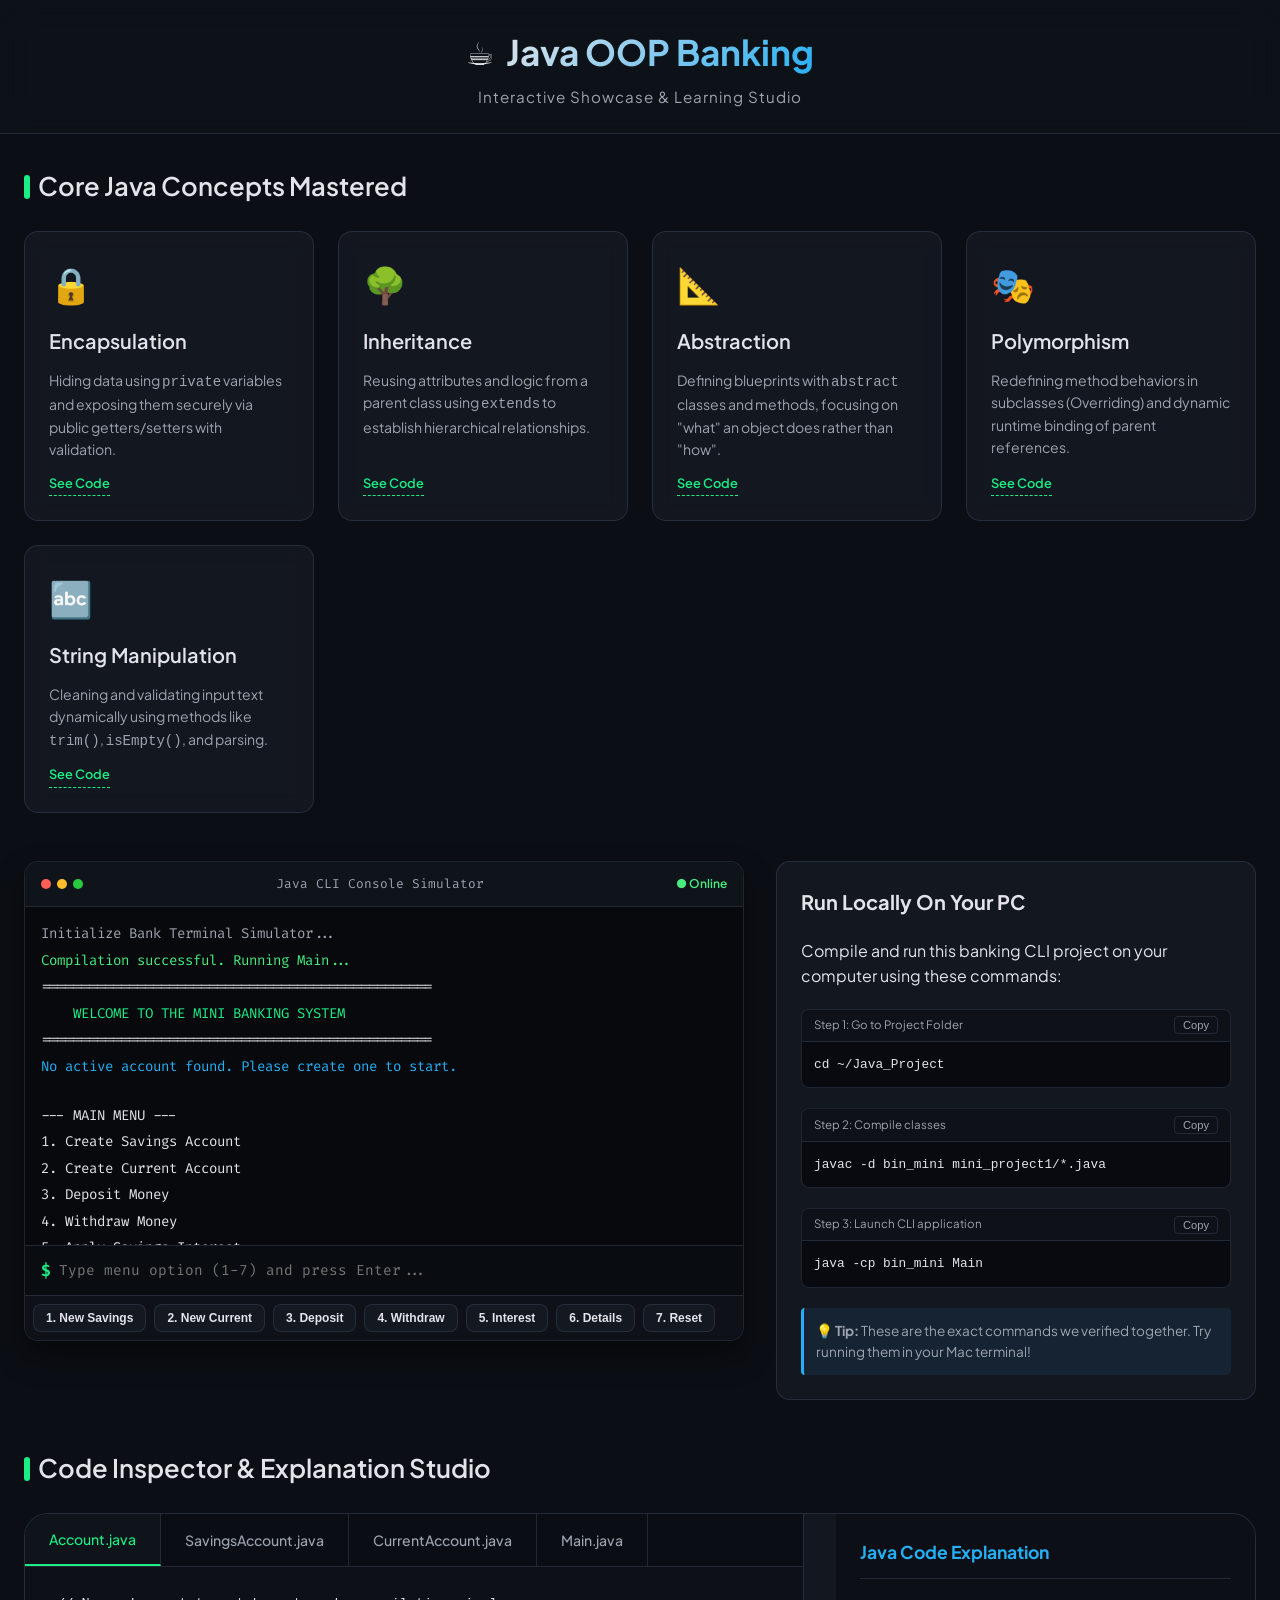
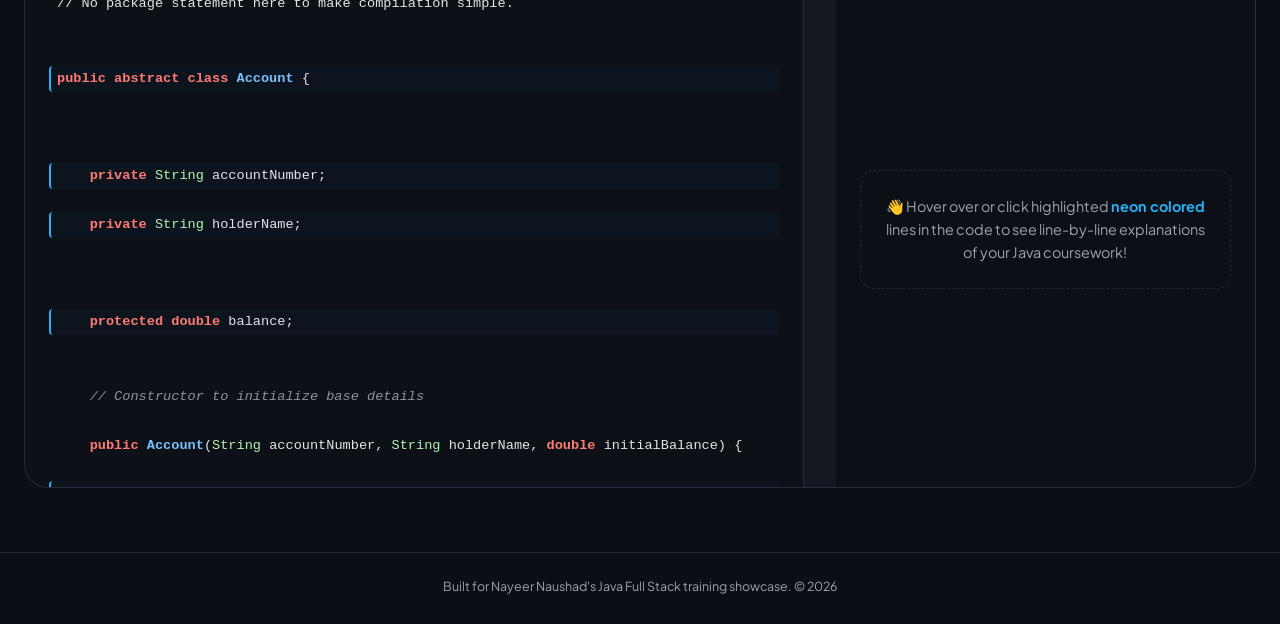
<file: Mini_Projects_Using_AI/Mini_Banking/index.html>
<!DOCTYPE html>
<html lang="en">
<head>
    <meta charset="UTF-8">
    <meta name="viewport" content="width=device-width, initial-scale=1.0">
    <meta name="description" content="An interactive web presentation showcasing a Simple Bank Account System in Core Java. Interactive terminal simulator and line-by-line OOP explanations.">
    <title>Java OOP Banking System - Web Presentation</title>
    <!-- Google Fonts for premium modern typography -->
    <link rel="preconnect" href="https://fonts.googleapis.com">
    <link rel="preconnect" href="https://fonts.gstatic.com" crossorigin>
    <link href="https://fonts.googleapis.com/css2?family=Fira+Code:wght@400;500&family=Outfit:wght@400;500;600;700&family=Plus+Jakarta+Sans:wght@400;500;600;700&display=swap" rel="stylesheet">
    <link rel="stylesheet" href="style.css">
</head>
<body>

    <!-- Glassmorphic Header -->
    <header class="app-header">
        <div class="header-logo">
            <span class="logo-icon">☕</span>
            <h1>Java OOP Banking</h1>
        </div>
        <p class="header-tagline">Interactive Showcase & Learning Studio</p>
    </header>

    <main class="main-container">
        
        <!-- SECTION 1: OOP Concept Cards Grid -->
        <section class="section concept-dashboard" aria-label="OOP Concepts">
            <h2 class="section-title">Core Java Concepts Mastered</h2>
            <div class="concepts-grid">
                <article class="concept-card" id="card-encapsulation" data-target-file="Account.java" data-target-line="6">
                    <div class="card-icon">🔒</div>
                    <h3>Encapsulation</h3>
                    <p>Hiding data using <code>private</code> variables and exposing them securely via public getters/setters with validation.</p>
                    <span class="card-btn">See Code</span>
                </article>

                <article class="concept-card" id="card-inheritance" data-target-file="SavingsAccount.java" data-target-line="2">
                    <div class="card-icon">🌳</div>
                    <h3>Inheritance</h3>
                    <p>Reusing attributes and logic from a parent class using <code>extends</code> to establish hierarchical relationships.</p>
                    <span class="card-btn">See Code</span>
                </article>

                <article class="concept-card" id="card-abstraction" data-target-file="Account.java" data-target-line="4">
                    <div class="card-icon">📐</div>
                    <h3>Abstraction</h3>
                    <p>Defining blueprints with <code>abstract</code> classes and methods, focusing on "what" an object does rather than "how".</p>
                    <span class="card-btn">See Code</span>
                </article>

                <article class="concept-card" id="card-polymorphism" data-target-file="CurrentAccount.java" data-target-line="26">
                    <div class="card-icon">🎭</div>
                    <h3>Polymorphism</h3>
                    <p>Redefining method behaviors in subclasses (Overriding) and dynamic runtime binding of parent references.</p>
                    <span class="card-btn">See Code</span>
                </article>

                <article class="concept-card" id="card-strings" data-target-file="Main.java" data-target-line="48">
                    <div class="card-icon">🔤</div>
                    <h3>String Manipulation</h3>
                    <p>Cleaning and validating input text dynamically using methods like <code>trim()</code>, <code>isEmpty()</code>, and parsing.</p>
                    <span class="card-btn">See Code</span>
                </article>
            </div>
        </section>

        <!-- SECTION 2: CLI Simulator and Command Card -->
        <section class="section simulation-section" aria-label="Interactive Playgrounds">
            <div class="split-layout">
                
                <!-- Terminal Playground -->
                <div class="terminal-wrapper">
                    <div class="terminal-header">
                        <div class="window-dots">
                            <span class="dot red"></span>
                            <span class="dot yellow"></span>
                            <span class="dot green"></span>
                        </div>
                        <span class="terminal-title">Java CLI Console Simulator</span>
                        <span class="status-indicator">● Online</span>
                    </div>
                    <div class="terminal-body" id="terminal-screen">
                        <div class="terminal-line text-muted">Initialize Bank Terminal Simulator...</div>
                        <div class="terminal-line text-success">Compilation successful. Running Main...</div>
                        <div class="terminal-line">=================================================</div>
                        <div class="terminal-line text-accent">    WELCOME TO THE MINI BANKING SYSTEM           </div>
                        <div class="terminal-line">=================================================</div>
                        <div class="terminal-line text-info">No active account found. Please create one to start.</div>
                        <div class="terminal-line"><br>--- MAIN MENU ---</div>
                        <div class="terminal-line">1. Create Savings Account</div>
                        <div class="terminal-line">2. Create Current Account</div>
                        <div class="terminal-line">3. Deposit Money</div>
                        <div class="terminal-line">4. Withdraw Money</div>
                        <div class="terminal-line">5. Apply Savings Interest</div>
                        <div class="terminal-line">6. Display Account Details</div>
                        <div class="terminal-line">7. Exit</div>
                    </div>
                    <div class="terminal-input-bar">
                        <span class="prompt">$</span>
                        <input type="text" id="terminal-input" placeholder="Type menu option (1-7) and press Enter..." autofocus>
                    </div>
                    <div class="terminal-shortcuts" id="terminal-actions">
                        <button class="shortcut-btn" data-choice="1">1. New Savings</button>
                        <button class="shortcut-btn" data-choice="2">2. New Current</button>
                        <button class="shortcut-btn" data-choice="3">3. Deposit</button>
                        <button class="shortcut-btn" data-choice="4">4. Withdraw</button>
                        <button class="shortcut-btn" data-choice="5">5. Interest</button>
                        <button class="shortcut-btn" data-choice="6">6. Details</button>
                        <button class="shortcut-btn" data-choice="7">7. Reset</button>
                    </div>
                </div>

                <!-- Build Guide Card -->
                <div class="guide-card">
                    <h3>Run Locally On Your PC</h3>
                    <p>Compile and run this banking CLI project on your computer using these commands:</p>
                    
                    <div class="code-box">
                        <div class="code-box-header">
                            <span>Step 1: Go to Project Folder</span>
                            <button class="copy-btn" data-copy="cd ~/Java_Project">Copy</button>
                        </div>
                        <pre><code>cd ~/Java_Project</code></pre>
                    </div>

                    <div class="code-box">
                        <div class="code-box-header">
                            <span>Step 2: Compile classes</span>
                            <button class="copy-btn" data-copy="javac -d bin_mini mini_project1/*.java">Copy</button>
                        </div>
                        <pre><code>javac -d bin_mini mini_project1/*.java</code></pre>
                    </div>

                    <div class="code-box">
                        <div class="code-box-header">
                            <span>Step 3: Launch CLI application</span>
                            <button class="copy-btn" data-copy="java -cp bin_mini Main">Copy</button>
                        </div>
                        <pre><code>java -cp bin_mini Main</code></pre>
                    </div>
                    <div class="guide-tip">
                        💡 <strong>Tip:</strong> These are the exact commands we verified together. Try running them in your Mac terminal!
                    </div>
                </div>
            </div>
        </section>

        <!-- SECTION 3: Code Explainer Studio -->
        <section class="section code-studio" aria-label="Code Inspector">
            <h2 class="section-title">Code Inspector & Explanation Studio</h2>
            <div class="studio-layout">
                
                <!-- Main Code Pane -->
                <div class="code-pane">
                    <nav class="tabs-nav" id="code-tabs">
                        <button class="tab-link active" data-file="Account.java">Account.java</button>
                        <button class="tab-link" data-file="SavingsAccount.java">SavingsAccount.java</button>
                        <button class="tab-link" data-file="CurrentAccount.java">CurrentAccount.java</button>
                        <button class="tab-link" data-file="Main.java">Main.java</button>
                    </nav>
                    
                    <div class="code-viewer-wrapper">
                        <!-- Account.java Code Block -->
                        <pre id="code-Account.java" class="code-block active"><code><span class="line" data-line="1">// No package statement here to make compilation simple.</span>
<span class="line" data-line="2"></span>
<span class="line" data-line="3" data-explain="The 'abstract' keyword defines this class as a blueprint. You cannot use 'new Account()' directly in Main. Only concrete subclasses can be instantiated. This is Abstraction." data-hl="true"><span class="keyword">public abstract class</span> <span class="class-name">Account</span> {</span>
<span class="line" data-line="4">    </span>
<span class="line" data-line="5" data-explain="Declaring attributes as private is the core of Encapsulation. These fields are hidden from outside classes and can only be updated/read via public methods." data-hl="true">    <span class="keyword">private</span> <span class="type">String</span> accountNumber;</span>
<span class="line" data-line="6" data-explain="This holderName field is private. We protect it from illegal modification (like empty strings) inside setHolderName()." data-hl="true">    <span class="keyword">private</span> <span class="type">String</span> holderName;</span>
<span class="line" data-line="7">    </span>
<span class="line" data-line="8" data-explain="The 'protected' modifier means this variable is hidden from unrelated classes, but direct subclasses (SavingsAccount/CurrentAccount) can read/write it directly without getter/setter methods." data-hl="true">    <span class="keyword">protected</span> <span class="keyword">double</span> balance;</span>
<span class="line" data-line="9"></span>
<span class="line" data-line="10">    <span class="comment">// Constructor to initialize base details</span></span>
<span class="line" data-line="11">    <span class="keyword">public</span> <span class="class-name">Account</span>(<span class="type">String</span> accountNumber, <span class="type">String</span> holderName, <span class="keyword">double</span> initialBalance) {</span>
<span class="line" data-line="12" data-explain="The 'this' keyword distinguishes between the instance variables of the class and the local parameter values passed into the constructor." data-hl="true">        <span class="keyword">this</span>.accountNumber = accountNumber; </span>
<span class="line" data-line="13">        <span class="keyword">this</span>.holderName = holderName;</span>
<span class="line" data-line="14">        <span class="keyword">this</span>.balance = initialBalance;</span>
<span class="line" data-line="15">    }</span>
<span class="line" data-line="16"></span>
<span class="line" data-line="17">    <span class="comment">// Getter - Encapsulated safe read access</span></span>
<span class="line" data-line="18">    <span class="keyword">public</span> <span class="type">String</span> getAccountNumber() { <span class="keyword">return</span> accountNumber; }</span>
<span class="line" data-line="19">    <span class="keyword">public</span> <span class="type">String</span> getHolderName() { <span class="keyword">return</span> holderName; }</span>
<span class="line" data-line="20">    <span class="keyword">public</span> <span class="keyword">double</span> getBalance() { <span class="keyword">return</span> balance; }</span>
<span class="line" data-line="21"></span>
<span class="line" data-line="22">    <span class="comment">// Setter - Encapsulated safe write access with logic checks</span></span>
<span class="line" data-line="23">    <span class="keyword">public</span> <span class="keyword">void</span> setHolderName(<span class="type">String</span> holderName) {</span>
<span class="line" data-line="24" data-explain="Using String methods to protect the object: we trim leading/trailing whitespace and ensure the name is not null or blank." data-hl="true">        <span class="keyword">if</span> (holderName != <span class="keyword">null</span> && !holderName.trim().isEmpty()) {</span>
<span class="line" data-line="25">            <span class="keyword">this</span>.holderName = holderName.trim();</span>
<span class="line" data-line="26">        } <span class="keyword">else</span> {</span>
<span class="line" data-line="27">            System.out.println(<span class="string">"Invalid name!"</span>);</span>
<span class="line" data-line="28">        }</span>
<span class="line" data-line="29">    }</span>
<span class="line" data-line="30"></span>
<span class="line" data-line="31">    <span class="keyword">public</span> <span class="keyword">void</span> deposit(<span class="keyword">double</span> amount) {</span>
<span class="line" data-line="32">        <span class="keyword">if</span> (amount > 0) {</span>
<span class="line" data-line="33">            <span class="keyword">this</span>.balance += amount;</span>
<span class="line" data-line="34">            System.out.println(<span class="string">"Deposited: "</span> + amount);</span>
<span class="line" data-line="35">        }</span>
<span class="line" data-line="36">    }</span>
<span class="line" data-line="37"></span>
<span class="line" data-line="38">    <span class="keyword">public</span> <span class="keyword">void</span> withdraw(<span class="keyword">double</span> amount) {</span>
<span class="line" data-line="39">        <span class="keyword">if</span> (amount > 0 && <span class="keyword">this</span>.balance >= amount) {</span>
<span class="line" data-line="40">            <span class="keyword">this</span>.balance -= amount;</span>
<span class="line" data-line="41">        }</span>
<span class="line" data-line="42">    }</span>
<span class="line" data-line="43"></span>
<span class="line" data-line="44" data-explain="This is an abstract method. It does not have a body {}. Every concrete class extending Account must implement its own details for displaying information." data-hl="true">    <span class="keyword">public abstract void</span> displayDetails();</span>
<span class="line" data-line="45">}</span></code></pre>

                        <!-- SavingsAccount.java Code Block -->
                        <pre id="code-SavingsAccount.java" class="code-block"><code><span class="line" data-line="1"><span class="comment">// SavingsAccount inherits all behaviors from Account using 'extends'</span></span>
<span class="line" data-line="2" data-explain="The 'extends' keyword is how Java achieves Inheritance. SavingsAccount inherits all variables and methods from the Account class." data-hl="true"><span class="keyword">public class</span> <span class="class-name">SavingsAccount</span> <span class="keyword">extends</span> <span class="class-name">Account</span> {</span>
<span class="line" data-line="3">    </span>
<span class="line" data-line="4">    <span class="keyword">private</span> <span class="keyword">double</span> interestRate;</span>
<span class="line" data-line="5"></span>
<span class="line" data-line="6">    <span class="keyword">public</span> SavingsAccount(<span class="type">String</span> accNum, <span class="type">String</span> name, <span class="keyword">double</span> bal, <span class="keyword">double</span> rate) {</span>
<span class="line" data-line="7" data-explain="The super() call executes the constructor of the parent Account class. This sets up the accountNumber, name, and balance, which we inherited." data-hl="true">        <span class="keyword">super</span>(accNum, name, bal);</span>
<span class="line" data-line="8">        <span class="keyword">this</span>.interestRate = rate;</span>
<span class="line" data-line="9">    }</span>
<span class="line" data-line="10"></span>
<span class="line" data-line="11">    <span class="keyword">public void</span> applyInterest() {</span>
<span class="line" data-line="12" data-explain="Since the parent's balance variable is declared as protected, we can read and write to it directly here inside SavingsAccount without needing setter methods." data-hl="true">        <span class="keyword">double</span> interest = balance * (interestRate / 100);</span>
<span class="line" data-line="13">        balance += interest;</span>
<span class="line" data-line="14">        System.out.println(<span class="string">"Interest applied: "</span> + interest);</span>
<span class="line" data-line="15">    }</span>
<span class="line" data-line="16"></span>
<span class="line" data-line="17">    <span class="comment">// Implement abstract parent method</span></span>
<span class="line" data-line="18" data-explain="The @Override annotation verifies that this method matches the abstract declaration in the parent class. Implementing this is a requirement of Abstraction." data-hl="true">    @Override</span>
<span class="line" data-line="19">    <span class="keyword">public void</span> displayDetails() {</span>
<span class="line" data-line="20">        System.out.println(<span class="string">"Savings Account: "</span> + getAccountNumber());</span>
<span class="line" data-line="21">        System.out.println(<span class="string">"Holder: "</span> + getHolderName());</span>
<span class="line" data-line="22">        System.out.println(<span class="string">"Balance: "</span> + balance);</span>
<span class="line" data-line="23">    }</span>
<span class="line" data-line="24">}</span></code></pre>

                        <!-- CurrentAccount.java Code Block -->
                        <pre id="code-CurrentAccount.java" class="code-block"><code><span class="line" data-line="1"><span class="comment">// CurrentAccount inherits from Account</span></span>
<span class="line" data-line="2" data-explain="CurrentAccount also extends Account. It represents business accounts and implements an overdraft facility." data-hl="true"><span class="keyword">public class</span> <span class="class-name">CurrentAccount</span> <span class="keyword">extends</span> <span class="class-name">Account</span> {</span>
<span class="line" data-line="3">    </span>
<span class="line" data-line="4">    <span class="keyword">private</span> <span class="keyword">double</span> overdraftLimit;</span>
<span class="line" data-line="5"></span>
<span class="line" data-line="6">    <span class="keyword">public</span> CurrentAccount(<span class="type">String</span> accNum, <span class="type">String</span> name, <span class="keyword">double</span> bal, <span class="keyword">double</span> limit) {</span>
<span class="line" data-line="7">        <span class="keyword">super</span>(accNum, name, bal);</span>
<span class="line" data-line="8">        <span class="keyword">this</span>.overdraftLimit = limit;</span>
<span class="line" data-line="9">    }</span>
<span class="line" data-line="10"></span>
<span class="line" data-line="11">    <span class="comment">// Override withdrawal to support overdraft limits</span></span>
<span class="line" data-line="12" data-explain="This overrides the standard withdraw method in Account. Overriding is a key part of Polymorphism: changing the behavior of a parent method for a subclass." data-hl="true">    @Override</span>
<span class="line" data-line="13">    <span class="keyword">public void</span> withdraw(<span class="keyword">double</span> amount) {</span>
<span class="line" data-line="14">        <span class="keyword">if</span> (amount > 0) {</span>
<span class="line" data-line="15" data-explain="Overdraft logic check: We check if the balance plus overdraft is enough to cover the withdrawal, allowing the balance to go negative." data-hl="true">            <span class="keyword">if</span> (<span class="keyword">this</span>.balance + <span class="keyword">this</span>.overdraftLimit >= amount) {</span>
<span class="line" data-line="16">                <span class="keyword">this</span>.balance -= amount;</span>
<span class="line" data-line="17">                System.out.println(<span class="string">"Withdrew: "</span> + amount);</span>
<span class="line" data-line="18">            } <span class="keyword">else</span> {</span>
<span class="line" data-line="19">                System.out.println(<span class="string">"Overdraft limit exceeded!"</span>);</span>
<span class="line" data-line="20">            }</span>
<span class="line" data-line="21">        }</span>
<span class="line" data-line="22">    }</span>
<span class="line" data-line="23"></span>
<span class="line" data-line="24">    @Override</span>
<span class="line" data-line="25">    <span class="keyword">public void</span> displayDetails() {</span>
<span class="line" data-line="26">        System.out.println(<span class="string">"Current Account: "</span> + getAccountNumber());</span>
<span class="line" data-line="27">        System.out.println("Holder: " + getHolderName());</span>
<span class="line" data-line="28">        System.out.println("Balance: " + balance);</span>
<span class="line" data-line="29">        System.out.println("Overdraft Limit: " + overdraftLimit);</span>
<span class="line" data-line="30">    }</span>
<span class="line" data-line="31">}</span></code></pre>

                        <!-- Main.java Code Block -->
                        <pre id="code-Main.java" class="code-block"><code><span class="line" data-line="1"><span class="keyword">import</span> java.util.Scanner;</span>
<span class="line" data-line="2"></span>
<span class="line" data-line="3"><span class="keyword">public class</span> <span class="class-name">Main</span> {</span>
<span class="line" data-line="4">    <span class="keyword">public static void</span> main(<span class="type">String</span>[] args) {</span>
<span class="line" data-line="5">        Scanner scanner = <span class="keyword">new</span> Scanner(System.in);</span>
<span class="line" data-line="6">        </span>
<span class="line" data-line="7" data-explain="This reference variable 'account' is of type Account. Initially, it points to null (no account created). Because of Polymorphism, this single variable can hold SavingsAccount or CurrentAccount objects." data-hl="true">        Account account = <span class="keyword">null</span>;</span>
<span class="line" data-line="8">        <span class="keyword">boolean</span> exit = <span class="keyword">false</span>;</span>
<span class="line" data-line="9"></span>
<span class="line" data-line="10">        <span class="keyword">while</span> (!exit) {</span>
<span class="line" data-line="11">            <span class="comment">// Menu printing omitted for brevity</span></span>
<span class="line" data-line="12">            <span class="type">String</span> choice = scanner.nextLine().trim();</span>
<span class="line" data-line="13"></span>
<span class="line" data-line="14">            <span class="keyword">switch</span> (choice) {</span>
<span class="line" data-line="15">                <span class="keyword">case</span> <span class="string">"1"</span>:</span>
<span class="line" data-line="16">                    <span class="comment">// Read inputs...</span></span>
<span class="line" data-line="17" data-explain="This instantiation uses upcasting. We create a SavingsAccount object, but store its reference in the parent 'Account' variable. This shows Polymorphic assignment." data-hl="true">                    account = <span class="keyword">new</span> SavingsAccount(saNum, saName, saBal, saRate);</span>
<span class="line" data-line="18">                    <span class="keyword">break;</span></span>
<span class="line" data-line="19">                <span class="keyword">case</span> <span class="string">"2"</span>:</span>
<span class="line" data-line="20">                    <span class="comment">// Read inputs...</span></span>
<span class="line" data-line="21">                    account = <span class="keyword">new</span> CurrentAccount(caNum, caName, caBal, caLimit);</span>
<span class="line" data-line="22">                    <span class="keyword">break;</span></span>
<span class="line" data-line="23">                <span class="keyword">case</span> <span class="string">"3"</span>:</span>
<span class="line" data-line="24" data-explain="Crucial safety step: we check if account is null before calling methods. This avoids a NullPointerException (NPE) crash." data-hl="true">                    <span class="keyword">if</span> (account == <span class="keyword">null</span>) {</span>
<span class="line" data-line="25">                        System.out.println(<span class="string">"Create account first!"</span>);</span>
<span class="line" data-line="26">                        <span class="keyword">break;</span></span>
<span class="line" data-line="27">                    }</span>
<span class="line" data-line="28">                    account.deposit(amount);</span>
<span class="line" data-line="29">                    <span class="keyword">break;</span></span>
<span class="line" data-line="30">                <span class="keyword">case</span> <span class="string">"4"</span>:</span>
<span class="line" data-line="31">                    <span class="comment">// Polymorphism: calling account.withdraw() executes SavingsAccount or CurrentAccount rules dynamically based on what was instantiated.</span></span>
<span class="line" data-line="32">                    account.withdraw(amount);</span>
<span class="line" data-line="33">                    <span class="keyword">break;</span></span>
<span class="line" data-line="34">                <span class="keyword">case</span> <span class="string">"5"</span>:</span>
<span class="line" data-line="35" data-explain="The 'instanceof' operator checks if the object is a SavingsAccount. We cannot apply interest to a CurrentAccount, so we filter it here." data-hl="true">                    <span class="keyword">if</span> (account <span class="keyword">instanceof</span> SavingsAccount) {</span>
<span class="line" data-line="36" data-explain="Downcasting: We cast the general Account variable into a concrete SavingsAccount reference so Java allows us to call sa.applyInterest()." data-hl="true">                        SavingsAccount sa = (SavingsAccount) account;</span>
<span class="line" data-line="37">                        sa.applyInterest();</span>
<span class="line" data-line="38">                    } <span class="keyword">else</span> {</span>
<span class="line" data-line="39">                        System.out.println(<span class="string">"Not a Savings Account!"</span>);</span>
<span class="line" data-line="40">                    }</span>
<span class="line" data-line="41">                    <span class="keyword">break;</span></span>
<span class="line" data-line="42">                <span class="keyword">case</span> <span class="string">"6"</span>:</span>
<span class="line" data-line="43">                    <span class="comment">// Polymorphism: Dynamically binds the correct subclass displayDetails method.</span></span>
<span class="line" data-line="44">                    account.displayDetails();</span>
<span class="line" data-line="45">                    <span class="keyword">break;</span></span>
<span class="line" data-line="46">            }</span>
<span class="line" data-line="47">        }</span>
<span class="line" data-line="48">    }</span>
<span class="line" data-line="49">}</span></code></pre>
                    </div>
                </div>

                <!-- Explanation Panel -->
                <aside class="explanation-panel">
                    <div class="panel-header">
                        <h3>Java Code Explanation</h3>
                    </div>
                    <div class="panel-body" id="explanation-box">
                        <p class="select-hint">👋 Hover over or click highlighted <span class="demo-highlight">neon colored</span> lines in the code to see line-by-line explanations of your Java coursework!</p>
                    </div>
                </aside>
            </div>
        </section>

    </main>

    <!-- Footer -->
    <footer class="app-footer">
        <p>Built for Nayeer Naushad's Java Full Stack training showcase. &copy; 2026</p>
    </footer>

    <script src="script.js"></script>
</body>
</html>
</file>
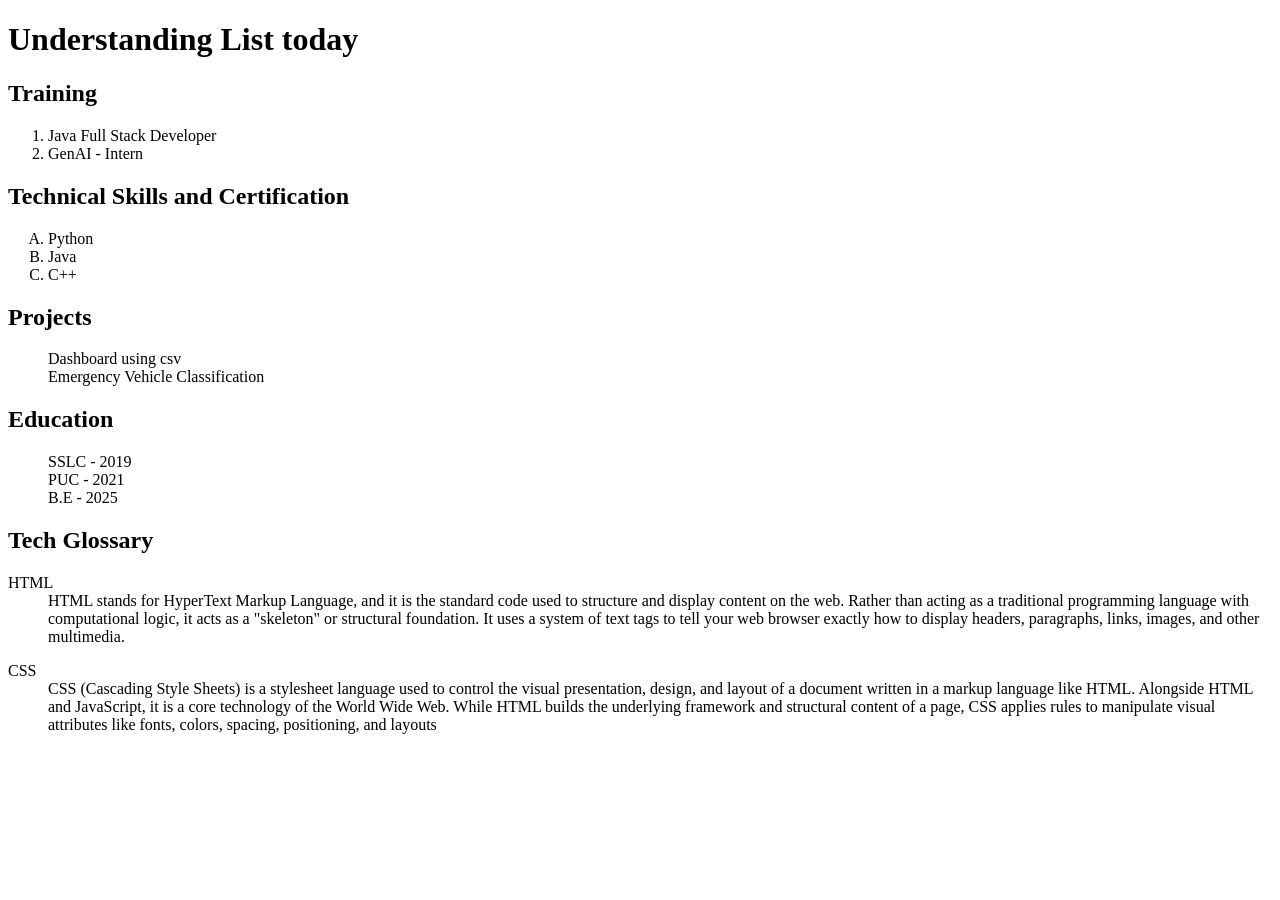
<file: HTML_CSS/day04/list.html>
<!doctype html>
<html lang="en">
  <head>
    <meta charset="UTF-8" />
    <meta name="viewport" content="width=device-width, initial-scale=1.0" />
    <title>Document</title>
  </head>
  <body>
    <h1>Understanding List today</h1>

    <h2>Training</h2>
    <ol>
      <li>Java Full Stack Developer</li>
      <li>GenAI - Intern</li>
    </ol>

    <h2>Technical Skills and Certification</h2>
    <ol type="A">
      <li>Python</li>
      <li>Java</li>
      <li>C++</li>
    </ol>

    <h2>Projects</h2>
    <ul>
      <li>Dashboard using csv</li>
      <li>Emergency Vehicle Classification</li>
    </ul>

    <h2>Education</h2>
    <ul type="square">
      <li>SSLC - 2019</li>
      <li>PUC - 2021</li>
      <li>B.E - 2025</li>
    </ul>
    <style>
      ul {
        list-style: none;
      }
    </style>

    <h2>Tech Glossary</h2>
    <dl>
      <dt>HTML</dt>
      <dd>
        HTML stands for HyperText Markup Language, and it is the standard code
        used to structure and display content on the web. Rather than acting as
        a traditional programming language with computational logic, it acts as
        a "skeleton" or structural foundation. It uses a system of text tags to
        tell your web browser exactly how to display headers, paragraphs, links,
        images, and other multimedia.
      </dd>
    </dl>
    <dl>
      <dt>CSS</dt>
      <dd>
        CSS (Cascading Style Sheets) is a stylesheet language used to control
        the visual presentation, design, and layout of a document written in a
        markup language like HTML. Alongside HTML and JavaScript, it is a core
        technology of the World Wide Web. While HTML builds the underlying
        framework and structural content of a page, CSS applies rules to
        manipulate visual attributes like fonts, colors, spacing, positioning,
        and layouts
      </dd>
    </dl>
  </body>
</html>
</file>
<file: HTML_CSS/day01/style.css>
/* Core Design Tokens */
:root {
  --bg-gradient: radial-gradient(circle at 50% 50%, #1e1b4b 0%, #0f172a 100%);
  --card-bg: rgba(255, 255, 255, 0.03);
  --card-border: rgba(255, 255, 255, 0.08);
  --text-primary: #f8fafc;
  --text-secondary: #94a3b8;
  --accent-start: #ff7e5f;
  --accent-end: #feb47b;
  --glow-color: rgba(254, 180, 123, 0.15);
  --font-family: 'Outfit', -apple-system, BlinkMacSystemFont, 'Segoe UI', Roboto, sans-serif;
}

/* Reset and Layout */
* {
  box-sizing: border-box;
  margin: 0;
  padding: 0;
}

body {
  font-family: var(--font-family);
  background: var(--bg-gradient);
  color: var(--text-primary);
  min-height: 100vh;
  display: flex;
  justify-content: center;
  align-items: center;
  overflow: hidden;
  position: relative;
}

/* Subtle background animated blob */
body::before {
  content: '';
  position: absolute;
  width: 400px;
  height: 400px;
  background: linear-gradient(45deg, var(--accent-start), var(--accent-end));
  border-radius: 50%;
  filter: blur(120px);
  opacity: 0.15;
  animation: floatBg 12s ease-in-out infinite alternate;
  z-index: 1;
}

/* Card Container with Glassmorphism */
.card {
  background: var(--card-bg);
  border: 1px solid var(--card-border);
  backdrop-filter: blur(20px);
  -webkit-backdrop-filter: blur(20px);
  border-radius: 24px;
  padding: 3.5rem 3rem;
  width: 90%;
  max-width: 440px;
  text-align: center;
  box-shadow: 0 20px 40px rgba(0, 0, 0, 0.4), 
              0 0 50px var(--glow-color);
  z-index: 10;
  transition: transform 0.4s cubic-bezier(0.175, 0.885, 0.32, 1.275), 
              box-shadow 0.4s ease,
              border-color 0.4s ease;
  position: relative;
}

.card:hover {
  transform: translateY(-8px) scale(1.02);
  box-shadow: 0 30px 60px rgba(0, 0, 0, 0.5), 
              0 0 60px rgba(254, 180, 123, 0.25);
  border-color: rgba(255, 255, 255, 0.15);
}

/* Header Text with Gradient */
h1 {
  font-size: 4rem;
  font-weight: 800;
  letter-spacing: -2px;
  background: linear-gradient(135deg, var(--accent-start) 0%, var(--accent-end) 100%);
  -webkit-background-clip: text;
  -webkit-text-fill-color: transparent;
  margin-bottom: 0.75rem;
  animation: pulseText 3s ease-in-out infinite alternate;
}

/* Subtitle and Paragraph details */
.subtitle {
  font-size: 1.1rem;
  color: var(--text-secondary);
  line-height: 1.6;
  margin-bottom: 2rem;
  font-weight: 300;
}

/* Animated Badge */
.badge {
  display: inline-block;
  font-size: 0.8rem;
  font-weight: 600;
  letter-spacing: 1.5px;
  text-transform: uppercase;
  color: #fff;
  background: linear-gradient(135deg, rgba(255, 255, 255, 0.1) 0%, rgba(255, 255, 255, 0.05) 100%);
  border: 1px solid rgba(255, 255, 255, 0.1);
  padding: 0.5rem 1.2rem;
  border-radius: 100px;
  box-shadow: 0 4px 12px rgba(0, 0, 0, 0.1);
  transition: all 0.3s ease;
}

.card:hover .badge {
  background: linear-gradient(135deg, var(--accent-start) 0%, var(--accent-end) 100%);
  border-color: transparent;
  box-shadow: 0 4px 15px rgba(255, 126, 95, 0.4);
}

/* Animations */
@keyframes floatBg {
  0% {
    transform: translate(-50px, -50px) scale(1);
  }
  100% {
    transform: translate(50px, 50px) scale(1.2);
  }
}

@keyframes pulseText {
  0% {
    filter: drop-shadow(0 0 2px rgba(255, 126, 95, 0));
  }
  100% {
    filter: drop-shadow(0 0 10px rgba(254, 180, 123, 0.3));
  }
}
</file>
<file: HTML_CSS/day03/style.css>
/* ================================================
   CYBERSHIELD — Design System: Ferrari Theme
   Chiaroscuro editorial · Scuderia Red · Cinematic Black
   ================================================ */

/* ---- Design Tokens ---- */
:root {
  --primary:   #F2F2F2;
  --secondary: #9A9A9A;
  --tertiary:  #DC0000;
  --neutral:   #0A0A0A;
  --surface:   #141414;
  --on-primary: #0A0A0A;

  --radius-sm: 0px;
  --radius-md: 2px;
  --radius-lg: 4px;

  --sp-sm: 8px;
  --sp-md: 16px;
  --sp-lg: 32px;

  --font-display: 'Playfair Display', Georgia, serif;
  --font-body:    'Inter', system-ui, sans-serif;

  --nav-h: 68px;
  --transition: 0.35s cubic-bezier(0.16, 1, 0.3, 1);
}

/* ---- Reset & Base ---- */
*, *::before, *::after {
  box-sizing: border-box;
  margin: 0;
  padding: 0;
}

html {
  scroll-behavior: smooth;
  scroll-padding-top: var(--nav-h);
  font-size: 16px;
  -webkit-text-size-adjust: 100%;
}

body {
  background-color: var(--neutral);
  color: var(--primary);
  font-family: var(--font-body);
  font-size: 0.98rem;
  line-height: 1.6;
  overflow-x: hidden;
}

img, svg { display: block; max-width: 100%; }
a { color: inherit; text-decoration: none; }
ul { list-style: none; }
button { cursor: pointer; border: none; background: none; font: inherit; }
input { font: inherit; }

/* ---- Typography Utilities ---- */
.display {
  font-family: var(--font-display);
  font-size: clamp(3rem, 7vw, 5.5rem);
  font-weight: 700;
  letter-spacing: -0.02em;
  line-height: 1.05;
}
.display em { font-style: italic; color: var(--tertiary); }

.h1 {
  font-family: var(--font-display);
  font-size: clamp(2rem, 4vw, 2.6rem);
  font-weight: 700;
  line-height: 1.15;
}
.h1 em { font-style: italic; color: var(--tertiary); }

.body {
  font-family: var(--font-body);
  font-size: 0.98rem;
  line-height: 1.6;
  color: var(--secondary);
}

.label {
  font-family: var(--font-body);
  font-size: 0.72rem;
  font-weight: 700;
  letter-spacing: 0.22em;
  text-transform: uppercase;
  color: var(--secondary);
}

/* ---- Layout ---- */
.container {
  width: 100%;
  max-width: 1280px;
  margin-inline: auto;
  padding-inline: clamp(1.25rem, 5vw, 4rem);
}

.section {
  padding-block: clamp(5rem, 10vw, 9rem);
  position: relative;
}

.section__header {
  max-width: 640px;
  margin-bottom: clamp(3rem, 6vw, 5rem);
}

.section__label {
  margin-bottom: 1.2rem;
  display: block;
}

.section__desc {
  margin-top: 1.25rem;
  max-width: 520px;
}

/* ---- Buttons ---- */
.btn {
  display: inline-flex;
  align-items: center;
  gap: 8px;
  font-family: var(--font-body);
  font-size: 0.82rem;
  font-weight: 700;
  letter-spacing: 0.12em;
  text-transform: uppercase;
  padding: 12px 24px;
  border-radius: var(--radius-md);
  transition: opacity var(--transition), transform var(--transition), box-shadow var(--transition);
  cursor: pointer;
  white-space: nowrap;
}

.btn--primary {
  background-color: var(--tertiary);
  color: var(--on-primary);
}
.btn--primary:hover {
  opacity: 0.88;
  transform: translateY(-1px);
  box-shadow: 0 8px 32px rgba(220, 0, 0, 0.35);
}
.btn--primary:active { transform: translateY(0); }

.btn--ghost {
  background: transparent;
  color: var(--primary);
  border: 1px solid rgba(242, 242, 242, 0.18);
}
.btn--ghost:hover {
  border-color: rgba(242, 242, 242, 0.45);
  background: rgba(242, 242, 242, 0.05);
}

/* ---- Scroll Reveal ---- */
.reveal {
  opacity: 0;
  translate: 0 28px;
  transition:
    opacity 0.7s cubic-bezier(0.16, 1, 0.3, 1),
    translate 0.7s cubic-bezier(0.16, 1, 0.3, 1);
}
.reveal.in-view {
  opacity: 1;
  translate: 0 0;
}

@media (prefers-reduced-motion: reduce) {
  .reveal {
    opacity: 1;
    translate: 0 0;
    transition: none;
  }
}

/* ================================================
   NAVIGATION
   ================================================ */
.nav {
  position: fixed;
  top: 0;
  inset-inline: 0;
  z-index: 100;
  height: var(--nav-h);
  display: flex;
  align-items: center;
  background: rgba(10, 10, 10, 0.82);
  backdrop-filter: blur(20px);
  -webkit-backdrop-filter: blur(20px);
  border-bottom: 1px solid rgba(242, 242, 242, 0.06);
  transition: background var(--transition);
}

.nav.scrolled {
  background: rgba(10, 10, 10, 0.95);
}

.nav__inner {
  width: 100%;
  max-width: 1280px;
  margin-inline: auto;
  padding-inline: clamp(1.25rem, 5vw, 4rem);
  display: flex;
  align-items: center;
  justify-content: space-between;
  gap: 2rem;
}

.nav__logo {
  display: flex;
  align-items: center;
  gap: 10px;
  flex-shrink: 0;
  transition: opacity var(--transition);
}
.nav__logo:hover { opacity: 0.75; }
.nav__logo-icon {
  font-size: 1.5rem;
  color: var(--tertiary);
  line-height: 1;
}
.nav__logo-text {
  font-family: var(--font-display);
  font-size: 1.1rem;
  font-weight: 700;
  color: var(--primary);
  letter-spacing: -0.01em;
}

.nav__menu {
  display: flex;
  align-items: center;
  gap: 2rem;
}

.nav__link {
  font-size: 0.78rem;
  font-weight: 600;
  letter-spacing: 0.12em;
  text-transform: uppercase;
  color: var(--secondary);
  transition: color var(--transition);
  position: relative;
  padding-bottom: 3px;
}
.nav__link::after {
  content: '';
  position: absolute;
  bottom: 0;
  left: 0;
  width: 0;
  height: 1px;
  background: var(--tertiary);
  transition: width var(--transition);
}
.nav__link:hover { color: var(--primary); }
.nav__link:hover::after { width: 100%; }

.nav__cta {
  font-size: 0.75rem;
  font-weight: 700;
  letter-spacing: 0.14em;
  text-transform: uppercase;
  padding: 9px 18px;
  background: var(--tertiary);
  color: var(--on-primary);
  border-radius: var(--radius-md);
  transition: opacity var(--transition), box-shadow var(--transition);
}
.nav__cta:hover {
  opacity: 0.88;
  box-shadow: 0 4px 20px rgba(220, 0, 0, 0.4);
}

/* Hamburger */
.nav__hamburger {
  display: none;
  flex-direction: column;
  gap: 5px;
  padding: 6px;
  z-index: 110;
}
.nav__hamburger-line {
  display: block;
  width: 24px;
  height: 2px;
  background: var(--primary);
  border-radius: 1px;
  transition: transform 0.3s ease, opacity 0.3s ease;
}
.nav__hamburger[aria-expanded="true"] .nav__hamburger-line:nth-child(1) {
  transform: translateY(7px) rotate(45deg);
}
.nav__hamburger[aria-expanded="true"] .nav__hamburger-line:nth-child(2) {
  opacity: 0;
}
.nav__hamburger[aria-expanded="true"] .nav__hamburger-line:nth-child(3) {
  transform: translateY(-7px) rotate(-45deg);
}

/* ================================================
   HERO
   ================================================ */
.hero {
  min-height: 100svh;
  display: grid;
  grid-template-columns: 1fr auto;
  grid-template-rows: 1fr auto;
  align-items: center;
  gap: 2rem;
  padding-top: var(--nav-h);
  padding-inline: clamp(1.25rem, 5vw, 4rem);
  padding-bottom: 3rem;
  max-width: 1280px;
  margin-inline: auto;
  position: relative;
  overflow: hidden;
}

/* Background grid */
.hero__bg-grid {
  position: fixed;
  inset: 0;
  background-image:
    linear-gradient(rgba(242, 242, 242, 0.025) 1px, transparent 1px),
    linear-gradient(90deg, rgba(242, 242, 242, 0.025) 1px, transparent 1px);
  background-size: 60px 60px;
  pointer-events: none;
  z-index: -1;
}

/* Scan line effect */
.hero__scan-line {
  position: absolute;
  inset-inline: 0;
  height: 2px;
  background: linear-gradient(90deg, transparent, rgba(220,0,0,0.15), transparent);
  animation: scan 8s linear infinite;
  pointer-events: none;
}
@keyframes scan {
  from { top: var(--nav-h); }
  to   { top: 100%; }
}

.hero__content {
  grid-column: 1;
  grid-row: 1;
  padding-top: 2rem;
  max-width: 680px;
}

.hero__label {
  margin-bottom: 1.5rem;
  display: block;
}

.hero__heading {
  color: var(--primary);
  margin-bottom: 1.5rem;
}

.hero__sub {
  max-width: 480px;
  margin-bottom: 2.5rem;
}

.hero__actions {
  display: flex;
  gap: 1rem;
  flex-wrap: wrap;
  margin-bottom: 3.5rem;
}

/* Stats */
.hero__stats {
  display: flex;
  align-items: center;
  gap: 2rem;
  flex-wrap: wrap;
}

.hero__stat {
  display: flex;
  flex-direction: column;
  gap: 6px;
}

.hero__stat-number {
  font-family: var(--font-display);
  font-size: clamp(1.6rem, 3vw, 2.2rem);
  font-weight: 700;
  color: var(--primary);
  line-height: 1;
}

.hero__stat-label {
  color: var(--secondary);
}

.hero__stat-divider {
  width: 1px;
  height: 40px;
  background: rgba(242, 242, 242, 0.12);
  flex-shrink: 0;
}

/* ---- 3D Floating Card ---- */
.hero__card-wrap {
  grid-column: 2;
  grid-row: 1;
  display: flex;
  align-items: center;
  justify-content: center;
  perspective: 900px;
  padding: 2rem 0;
}

.card-3d {
  width: 320px;
  perspective: 900px;
  animation: float 6s ease-in-out infinite;
}

@keyframes float {
  0%, 100% { transform: translateY(0px); }
  50%       { transform: translateY(-16px); }
}

.card-3d__inner {
  background: var(--surface);
  border: 1px solid rgba(242, 242, 242, 0.08);
  border-radius: var(--radius-lg);
  padding: 28px;
  position: relative;
  overflow: hidden;
  transform-style: preserve-3d;
  transition: transform 0.1s linear;
  box-shadow:
    0 24px 80px rgba(0, 0, 0, 0.7),
    0 0 0 1px rgba(220,0,0,0.08),
    inset 0 1px 0 rgba(242, 242, 242, 0.06);
}

/* The glow that moves with mouse */
.card-3d__glow {
  position: absolute;
  inset: 0;
  background: radial-gradient(
    circle at var(--gx, 50%) var(--gy, 50%),
    rgba(220, 0, 0, 0.12) 0%,
    transparent 60%
  );
  pointer-events: none;
  transition: background 0.15s ease;
}

.card-3d__icon-wrap {
  display: flex;
  justify-content: center;
  margin-bottom: 20px;
}

.card-3d__shield {
  width: 80px;
  height: 96px;
  filter: drop-shadow(0 0 12px rgba(220, 0, 0, 0.4));
}

.card-3d__label-row {
  display: flex;
  justify-content: space-between;
  align-items: center;
  margin-bottom: 16px;
}

.card-3d__title {
  font-family: var(--font-body);
  font-size: 0.72rem;
  font-weight: 700;
  letter-spacing: 0.18em;
  text-transform: uppercase;
  color: var(--secondary);
  margin-bottom: 4px;
}

.card-3d__status {
  font-family: var(--font-display);
  font-size: 1.1rem;
  font-weight: 700;
  color: var(--tertiary);
}

.card-3d__badge {
  font-size: 0.62rem;
  font-weight: 700;
  letter-spacing: 0.2em;
  text-transform: uppercase;
  color: var(--tertiary);
  border: 1px solid var(--tertiary);
  padding: 3px 8px;
  border-radius: var(--radius-sm);
  animation: pulse-badge 2s ease-in-out infinite;
}
@keyframes pulse-badge {
  0%, 100% { opacity: 1; }
  50%       { opacity: 0.5; }
}

/* Activity bars */
.card-3d__bars {
  display: flex;
  flex-direction: column;
  gap: 8px;
  margin-bottom: 20px;
}

.card-3d__bar {
  height: 5px;
  background: rgba(242, 242, 242, 0.06);
  border-radius: 2px;
  overflow: hidden;
  position: relative;
}
.card-3d__bar::after {
  content: '';
  position: absolute;
  inset-block: 0;
  left: 0;
  width: var(--w, 60%);
  background: linear-gradient(90deg, rgba(220,0,0,0.6), var(--tertiary));
  border-radius: 2px;
  animation: bar-fill 2.5s var(--delay, 0s) cubic-bezier(0.16, 1, 0.3, 1) forwards;
}
@keyframes bar-fill {
  from { width: 0; }
  to   { width: var(--w, 60%); }
}

.card-3d__footer {
  display: flex;
  justify-content: space-between;
  align-items: center;
  padding-top: 16px;
  border-top: 1px solid rgba(242, 242, 242, 0.07);
}

/* Particles */
.card-3d__particle {
  position: absolute;
  left: var(--x, 50%);
  top: var(--y, 50%);
  width: 3px;
  height: 3px;
  border-radius: 50%;
  background: var(--tertiary);
  opacity: 0;
  animation: particle-blink var(--dur, 3s) ease-in-out infinite;
}
@keyframes particle-blink {
  0%, 100% { opacity: 0; transform: scale(0.5); }
  50%       { opacity: 0.7; transform: scale(1.5); }
}

/* Scroll cue */
.hero__scroll-cue {
  grid-column: 1 / -1;
  grid-row: 2;
  display: flex;
  flex-direction: column;
  align-items: flex-start;
  gap: 8px;
  color: var(--secondary);
  transition: color var(--transition);
}
.hero__scroll-cue:hover { color: var(--primary); }

.hero__scroll-line {
  display: block;
  width: 1px;
  height: 40px;
  background: linear-gradient(to bottom, var(--tertiary), transparent);
  animation: scroll-line 2s ease-in-out infinite;
}
@keyframes scroll-line {
  0%, 100% { transform: scaleY(1); opacity: 1; }
  50%       { transform: scaleY(0.6); opacity: 0.5; }
}

/* ================================================
   ATTACKS SECTION
   ================================================ */
.attacks__grid {
  display: grid;
  grid-template-columns: repeat(auto-fill, minmax(300px, 1fr));
  gap: 1.5px;
  background: rgba(242, 242, 242, 0.06);
  border: 1px solid rgba(242, 242, 242, 0.06);
  border-radius: var(--radius-lg);
  overflow: hidden;
}

.attack-card {
  background: var(--surface);
  padding: 32px 28px;
  position: relative;
  overflow: hidden;
  cursor: default;
  transition: background var(--transition);
  outline: none;
}
.attack-card:hover,
.attack-card:focus-visible {
  background: #1c1c1c;
}
.attack-card:focus-visible {
  box-shadow: inset 0 0 0 2px var(--tertiary);
}

/* Red accent line that animates in on hover */
.attack-card__accent {
  position: absolute;
  top: 0;
  left: 0;
  width: 3px;
  height: 0;
  background: var(--tertiary);
  transition: height var(--transition);
}
.attack-card:hover .attack-card__accent,
.attack-card:focus-visible .attack-card__accent {
  height: 100%;
}

.attack-card__icon-wrap {
  width: 40px;
  height: 40px;
  margin-bottom: 1.5rem;
  opacity: 0.6;
  transition: opacity var(--transition);
}
.attack-card:hover .attack-card__icon-wrap { opacity: 1; }

.attack-card__number {
  color: rgba(220, 0, 0, 0.3);
  margin-bottom: 0.5rem;
}

.attack-card__title {
  font-family: var(--font-display);
  font-size: 1.3rem;
  font-weight: 700;
  color: var(--primary);
  margin-bottom: 0.75rem;
}

.attack-card__desc {
  margin-bottom: 1.5rem;
}

/* Risk bar */
.attack-card__risk {
  display: flex;
  align-items: center;
  gap: 10px;
}

.attack-card__risk-label { flex-shrink: 0; }

.attack-card__risk-bar {
  flex: 1;
  height: 3px;
  background: rgba(242, 242, 242, 0.08);
  border-radius: 2px;
  overflow: hidden;
}

.attack-card__risk-fill {
  height: 100%;
  width: var(--fill, 50%);
  background: var(--tertiary);
  border-radius: 2px;
  transform-origin: left;
  animation: risk-fill 1.2s cubic-bezier(0.16, 1, 0.3, 1) backwards;
}
@keyframes risk-fill {
  from { transform: scaleX(0); }
  to   { transform: scaleX(1); }
}

.attack-card__risk-val { flex-shrink: 0; }

/* ================================================
   PASSWORD SECTION
   ================================================ */
.passwords {
  background: var(--surface);
  border-top: 1px solid rgba(242, 242, 242, 0.05);
  border-bottom: 1px solid rgba(242, 242, 242, 0.05);
}

.passwords__layout {
  display: grid;
  grid-template-columns: 1fr 1fr;
  gap: clamp(3rem, 6vw, 6rem);
  align-items: start;
}

/* Strength Demo */
.strength-demo {
  margin-top: 2.5rem;
}

.strength-demo__label {
  display: block;
  margin-bottom: 0.75rem;
}

.strength-demo__field {
  position: relative;
}

.strength-demo__input {
  width: 100%;
  padding: 14px 48px 14px 16px;
  background: rgba(242, 242, 242, 0.04);
  border: 1px solid rgba(242, 242, 242, 0.12);
  border-radius: var(--radius-md);
  color: var(--primary);
  font-size: 0.95rem;
  transition: border-color var(--transition), box-shadow var(--transition);
  outline: none;
}
.strength-demo__input:focus {
  border-color: rgba(220, 0, 0, 0.5);
  box-shadow: 0 0 0 3px rgba(220, 0, 0, 0.12);
}
.strength-demo__input::placeholder { color: var(--secondary); opacity: 0.6; }

.strength-demo__toggle {
  position: absolute;
  right: 12px;
  top: 50%;
  translate: 0 -50%;
  color: var(--secondary);
  width: 24px;
  height: 24px;
  display: flex;
  align-items: center;
  justify-content: center;
  transition: color var(--transition);
}
.strength-demo__toggle:hover { color: var(--primary); }
.strength-demo__toggle svg { width: 18px; height: 18px; }

.strength-meter {
  margin-top: 12px;
}

.strength-meter__bar {
  height: 4px;
  background: rgba(242, 242, 242, 0.08);
  border-radius: 2px;
  overflow: hidden;
  margin-bottom: 8px;
}

.strength-meter__fill {
  height: 100%;
  width: 0%;
  border-radius: 2px;
  transition: width 0.4s cubic-bezier(0.16, 1, 0.3, 1), background 0.4s ease;
}

.strength-meter__label {
  color: var(--secondary);
  transition: color 0.3s;
}

/* Password rules */
.pw-rules {
  margin-top: 1.75rem;
  display: flex;
  flex-direction: column;
  gap: 10px;
}

.pw-rule {
  display: flex;
  align-items: center;
  gap: 12px;
  transition: color var(--transition);
}

.pw-rule__icon {
  flex-shrink: 0;
  width: 20px;
  height: 20px;
  border-radius: 50%;
  border: 1px solid rgba(242, 242, 242, 0.15);
  display: grid;
  place-items: center;
  font-size: 0.6rem;
  font-weight: 700;
  color: var(--secondary);
  transition: background var(--transition), border-color var(--transition), color var(--transition);
}

.pw-rule.valid .pw-rule__icon {
  background: rgba(34, 197, 94, 0.15);
  border-color: #22c55e;
  color: #22c55e;
}
.pw-rule.valid .body { color: var(--primary); }

/* Password tips */
.pw-tips {
  display: flex;
  flex-direction: column;
  gap: 1.5px;
  background: rgba(242, 242, 242, 0.05);
  border-radius: var(--radius-lg);
  overflow: hidden;
}

.pw-tips__heading {
  padding: 20px 24px 16px;
  background: rgba(220, 0, 0, 0.08);
  border-bottom: 1px solid rgba(220, 0, 0, 0.15);
  color: var(--tertiary);
}

.pw-tip-card {
  display: flex;
  gap: 16px;
  padding: 20px 24px;
  background: var(--surface);
  transition: background var(--transition);
}
.pw-tip-card:hover { background: #1c1c1c; }

.pw-tip-card__num {
  flex-shrink: 0;
  color: rgba(220, 0, 0, 0.4);
  padding-top: 2px;
}

.pw-tip-card__title {
  font-family: var(--font-body);
  font-size: 0.88rem;
  font-weight: 600;
  color: var(--primary);
  margin-bottom: 4px;
}

.pw-tip-card__body { font-size: 0.875rem; }

/* ================================================
   PHISHING SECTION
   ================================================ */
.phishing__layout {
  display: grid;
  grid-template-columns: 1fr 1fr;
  gap: clamp(2.5rem, 5vw, 5rem);
  align-items: start;
}

/* Email mock */
.email-mock {
  background: var(--surface);
  border: 1px solid rgba(242, 242, 242, 0.08);
  border-radius: var(--radius-lg);
  overflow: hidden;
}

.email-mock__header,
.email-mock__subject {
  padding: 16px 24px;
  display: flex;
  align-items: center;
  gap: 10px;
  border-bottom: 1px solid rgba(242, 242, 242, 0.05);
  flex-wrap: wrap;
}

.email-mock__from {
  color: var(--tertiary);
  font-size: 0.88rem;
  font-family: 'Courier New', monospace;
  flex: 1;
}

.email-mock__badge {
  color: var(--tertiary);
  border: 1px solid rgba(220, 0, 0, 0.4);
  padding: 2px 8px;
  background: rgba(220, 0, 0, 0.08);
  flex-shrink: 0;
}

.email-mock__divider {
  border: none;
  border-top: 1px solid rgba(242, 242, 242, 0.06);
}

.email-mock__body {
  padding: 24px;
  display: flex;
  flex-direction: column;
  gap: 12px;
}

/* Highlighted suspicious parts */
.email-mock__highlight {
  position: relative;
  background: rgba(220, 0, 0, 0.08);
  border-left: 2px solid var(--tertiary);
  padding: 10px 14px;
  border-radius: var(--radius-sm);
}
.email-mock__highlight::after {
  content: attr(data-flag);
  position: absolute;
  top: -8px;
  right: 10px;
  background: var(--tertiary);
  color: var(--on-primary);
  font-size: 0.6rem;
  font-weight: 700;
  letter-spacing: 0.1em;
  padding: 2px 6px;
  border-radius: 2px;
  white-space: nowrap;
  text-transform: uppercase;
}

.email-mock__link {
  display: inline-block;
  color: rgba(220, 0, 0, 0.7);
  font-size: 0.88rem;
  font-family: 'Courier New', monospace;
  cursor: not-allowed;
  text-decoration: line-through;
  text-decoration-color: rgba(220, 0, 0, 0.4);
  position: relative;
}
.email-mock__link::after {
  content: attr(data-flag);
  position: absolute;
  bottom: -22px;
  left: 0;
  background: var(--tertiary);
  color: var(--on-primary);
  font-size: 0.6rem;
  font-weight: 700;
  letter-spacing: 0.1em;
  padding: 2px 6px;
  border-radius: 2px;
  white-space: nowrap;
  text-transform: uppercase;
  font-family: var(--font-body);
}

/* Flags list */
.phishing__flags-title {
  margin-bottom: 1.25rem;
  color: var(--tertiary);
}

.flag-list {
  display: flex;
  flex-direction: column;
  gap: 0;
}

.flag-item {
  display: flex;
  align-items: flex-start;
  gap: 16px;
  padding: 18px 0;
  border-bottom: 1px solid rgba(242, 242, 242, 0.06);
  transition: background var(--transition);
}
.flag-item:last-child { border-bottom: none; }
.flag-item:hover { padding-left: 8px; }

.flag-item__icon {
  font-size: 1rem;
  flex-shrink: 0;
  margin-top: 2px;
}

.flag-item__title {
  font-family: var(--font-body);
  font-size: 0.9rem;
  font-weight: 600;
  color: var(--primary);
  margin-bottom: 4px;
}

.flag-item__desc { font-size: 0.875rem; }

/* ================================================
   TIPS SECTION
   ================================================ */
.tips {
  background: var(--surface);
  border-top: 1px solid rgba(242, 242, 242, 0.05);
  border-bottom: 1px solid rgba(242, 242, 242, 0.05);
}

.tips__grid {
  display: grid;
  grid-template-columns: repeat(auto-fill, minmax(280px, 1fr));
  gap: 1px;
  background: rgba(242, 242, 242, 0.05);
  border: 1px solid rgba(242, 242, 242, 0.05);
  border-radius: var(--radius-lg);
  overflow: hidden;
}

.tip-card {
  background: var(--neutral);
  padding: 32px 28px;
  display: flex;
  flex-direction: column;
  gap: 1rem;
  transition: background var(--transition);
  position: relative;
  overflow: hidden;
}
.tip-card::before {
  content: '';
  position: absolute;
  bottom: 0;
  inset-inline: 0;
  height: 1px;
  background: linear-gradient(90deg, transparent, rgba(220,0,0,0.0), transparent);
  transition: background var(--transition);
}
.tip-card:hover {
  background: #111;
}
.tip-card:hover::before {
  background: linear-gradient(90deg, transparent, rgba(220,0,0,0.3), transparent);
}

.tip-card__header {
  width: 32px;
  height: 32px;
  opacity: 0.65;
  transition: opacity var(--transition);
}
.tip-card:hover .tip-card__header { opacity: 1; }

.tip-card__title {
  font-family: var(--font-display);
  font-size: 1.15rem;
  font-weight: 700;
  color: var(--primary);
}

.tip-card__body { font-size: 0.875rem; flex: 1; }

/* Priority badges */
.tip-card__priority {
  align-self: flex-start;
  padding: 4px 10px;
  border-radius: var(--radius-sm);
}
.tip-card__priority--critical {
  background: rgba(220, 0, 0, 0.12);
  color: var(--tertiary);
  border: 1px solid rgba(220, 0, 0, 0.3);
}
.tip-card__priority--high {
  background: rgba(251, 146, 60, 0.1);
  color: #fb923c;
  border: 1px solid rgba(251, 146, 60, 0.25);
}
.tip-card__priority--moderate {
  background: rgba(250, 204, 21, 0.08);
  color: #facc15;
  border: 1px solid rgba(250, 204, 21, 0.2);
}

/* ================================================
   RESOURCES SECTION
   ================================================ */
.resources__grid {
  display: grid;
  grid-template-columns: repeat(auto-fill, minmax(280px, 1fr));
  gap: 1.5px;
  background: rgba(242, 242, 242, 0.06);
  border: 1px solid rgba(242, 242, 242, 0.06);
  border-radius: var(--radius-lg);
  overflow: hidden;
  margin-bottom: 3rem;
}

.resource-card {
  background: var(--surface);
  padding: 28px 24px;
  display: flex;
  flex-direction: column;
  gap: 8px;
  position: relative;
  overflow: hidden;
  transition: background var(--transition);
}
.resource-card:hover { background: #1c1c1c; }

.resource-card__category {
  color: var(--tertiary);
  margin-bottom: 4px;
}

.resource-card__title {
  font-family: var(--font-display);
  font-size: 1.25rem;
  font-weight: 700;
  color: var(--primary);
}

.resource-card__desc { font-size: 0.875rem; flex: 1; }

.resource-card__arrow {
  display: block;
  font-size: 1.1rem;
  color: var(--tertiary);
  margin-top: 12px;
  transform: translateX(0);
  transition: transform var(--transition);
}
.resource-card:hover .resource-card__arrow {
  transform: translateX(6px);
}

/* ---- CTA Banner ---- */
.cta-banner {
  background: var(--surface);
  border: 1px solid rgba(242, 242, 242, 0.07);
  border-radius: var(--radius-lg);
  padding: clamp(2rem, 5vw, 3.5rem);
  position: relative;
  overflow: hidden;
}

.cta-banner::before {
  content: '';
  position: absolute;
  inset: 0;
  background: radial-gradient(ellipse at top right, rgba(220,0,0,0.06) 0%, transparent 60%);
  pointer-events: none;
}

.cta-banner__inner {
  display: flex;
  gap: clamp(2rem, 5vw, 4rem);
  align-items: center;
  flex-wrap: wrap;
}

.cta-banner__label {
  color: var(--tertiary);
  margin-bottom: 0.5rem;
  display: block;
}

.cta-banner__title {
  font-family: var(--font-display);
  font-size: clamp(1.4rem, 3vw, 1.9rem);
  font-weight: 700;
  color: var(--primary);
  margin-bottom: 0.5rem;
}

.cta-banner__desc { max-width: 380px; }

.cta-banner__form { flex: 1; min-width: 260px; }

.cta-banner__input-wrap {
  display: flex;
  gap: 8px;
  flex-wrap: wrap;
}

.cta-banner__input {
  flex: 1;
  min-width: 200px;
  padding: 12px 16px;
  background: rgba(242, 242, 242, 0.04);
  border: 1px solid rgba(242, 242, 242, 0.12);
  border-radius: var(--radius-md);
  color: var(--primary);
  font-size: 0.92rem;
  outline: none;
  transition: border-color var(--transition), box-shadow var(--transition);
}
.cta-banner__input:focus {
  border-color: rgba(220, 0, 0, 0.5);
  box-shadow: 0 0 0 3px rgba(220, 0, 0, 0.12);
}
.cta-banner__input::placeholder { color: var(--secondary); opacity: 0.5; }

.cta-banner__privacy {
  margin-top: 8px;
  color: rgba(154, 154, 154, 0.6);
}

/* ================================================
   FOOTER
   ================================================ */
.footer {
  background: var(--surface);
  border-top: 1px solid rgba(242, 242, 242, 0.07);
  padding-block: 3rem 2rem;
}

.footer__inner {
  display: grid;
  grid-template-columns: 1fr auto 1fr;
  align-items: start;
  gap: 2rem;
}

.footer__brand {
  display: flex;
  flex-direction: column;
  gap: 10px;
}
.footer__brand > span:first-child {
  font-size: 1.8rem;
  line-height: 1;
}

.footer__tagline {
  font-size: 0.84rem;
  color: var(--secondary);
  line-height: 1.5;
  margin-top: 4px;
}

.footer__nav ul {
  display: flex;
  flex-direction: column;
  gap: 10px;
}

.footer__link {
  font-size: 0.78rem;
  font-weight: 600;
  letter-spacing: 0.1em;
  text-transform: uppercase;
  color: var(--secondary);
  transition: color var(--transition);
}
.footer__link:hover { color: var(--primary); }

.footer__copy {
  text-align: right;
  color: rgba(154, 154, 154, 0.4);
  align-self: flex-end;
}

/* ================================================
   RESPONSIVE — Tablet (≤ 900px)
   ================================================ */
@media (max-width: 900px) {

  .hero {
    grid-template-columns: 1fr;
    grid-template-rows: auto auto auto;
    min-height: auto;
    padding-top: calc(var(--nav-h) + 2rem);
  }

  .hero__content {
    grid-column: 1;
    grid-row: 1;
  }

  .hero__card-wrap {
    grid-column: 1;
    grid-row: 2;
    justify-content: flex-start;
    padding: 0;
  }

  .card-3d {
    width: 100%;
    max-width: 380px;
  }

  .hero__scroll-cue {
    grid-row: 3;
  }

  .passwords__layout,
  .phishing__layout {
    grid-template-columns: 1fr;
  }

  .footer__inner {
    grid-template-columns: 1fr 1fr;
    grid-template-rows: auto auto;
  }

  .footer__copy {
    grid-column: 1 / -1;
    text-align: left;
  }

}

/* ================================================
   RESPONSIVE — Mobile (≤ 640px)
   ================================================ */
@media (max-width: 640px) {

  /* Nav mobile */
  .nav__hamburger {
    display: flex;
  }

  .nav__menu {
    position: fixed;
    inset: 0;
    background: rgba(10, 10, 10, 0.97);
    backdrop-filter: blur(20px);
    -webkit-backdrop-filter: blur(20px);
    flex-direction: column;
    justify-content: center;
    align-items: center;
    gap: 2.5rem;
    pointer-events: none;
    opacity: 0;
    transform: translateY(-16px);
    transition: opacity 0.35s ease, transform 0.35s ease;
    z-index: 105;
  }

  .nav__menu.open {
    pointer-events: all;
    opacity: 1;
    transform: translateY(0);
  }

  .nav__link {
    font-size: 1rem;
    letter-spacing: 0.15em;
  }

  .nav__cta {
    font-size: 0.88rem;
    padding: 12px 28px;
  }

  /* Hero mobile */
  .hero {
    padding-bottom: 3rem;
  }

  .hero__stats {
    gap: 1.25rem;
  }

  .hero__stat-divider { height: 28px; }

  /* Grid adjustments */
  .attacks__grid,
  .tips__grid,
  .resources__grid {
    grid-template-columns: 1fr;
  }

  /* Phishing */
  .email-mock__highlight::after {
    font-size: 0.55rem;
    right: 4px;
  }

  /* Footer */
  .footer__inner {
    grid-template-columns: 1fr;
  }

  .footer__nav ul {
    flex-direction: row;
    flex-wrap: wrap;
    gap: 10px 20px;
  }

  .footer__copy {
    text-align: left;
  }

}

/* ================================================
   LANDSCAPE MOBILE (height-constrained)
   ================================================ */
@media (max-height: 500px) and (orientation: landscape) {
  .hero {
    min-height: auto;
    padding-block: calc(var(--nav-h) + 1.5rem) 2rem;
  }

  .hero__card-wrap { display: none; }
}
</file>
<file: HTML_CSS/day05/index.css>
/* ============================================
   iQOO — Dark Editorial Website
   Design System: Vivid+Co Aesthetic
   ============================================ */

/* --- Google Font Import (Inter as substitute for Neue Montreal) --- */
@import url('https://fonts.googleapis.com/css2?family=Inter:wght@400;700&display=swap');

/* --- Custom Properties / Design Tokens --- */
:root {
  /* Colors */
  --color-bone-white: #fffdf9;
  --color-slate-veil: #495764;
  --color-carbon: #101010;
  --color-obsidian: #000000;
  --color-graphite: #403f3f;
  --color-gunmetal-blue: #6f879c;

  /* Typography */
  --font-neue-montreal: 'Inter', ui-sans-serif, system-ui, -apple-system, BlinkMacSystemFont, "Segoe UI", Roboto, sans-serif;

  /* Type Scale */
  --text-caption: 14px;
  --leading-caption: 1.5;
  --text-body-lg: 18px;
  --leading-body-lg: 1.5;
  --text-subheading: 22px;
  --leading-subheading: 1.2;
  --text-heading-sm: 36px;
  --leading-heading-sm: 1.17;
  --tracking-heading-sm: -0.01em;
  --text-heading: 56px;
  --leading-heading: 1.13;
  --tracking-heading: -0.02em;
  --text-display: 105px;
  --leading-display: 1;
  --tracking-display: -0.02em;
  --text-display-xl: 136px;
  --leading-display-xl: 1;
  --tracking-display-xl: -0.02em;

  /* Weights */
  --font-weight-regular: 400;
  --font-weight-bold: 700;

  /* Spacing */
  --spacing-16: 16px;
  --spacing-20: 20px;
  --spacing-40: 40px;
  --spacing-56: 56px;
  --spacing-60: 60px;
  --spacing-64: 64px;
  --spacing-72: 72px;
  --spacing-108: 108px;

  /* Layout */
  --section-gap: 108px;
  --card-padding: 20px;

  /* Radii */
  --radius-nav: 5px;
  --radius-other: 15px;
  --radius-buttons: 0px;
  --radius-sections: 0px;

  /* Surfaces */
  --surface-slate-veil-canvas: #495764;
  --surface-carbon-recess: #101010;
}

/* --- Reset & Base --- */
*,
*::before,
*::after {
  margin: 0;
  padding: 0;
  box-sizing: border-box;
}

html {
  scroll-behavior: smooth;
  -webkit-font-smoothing: antialiased;
  -moz-osx-font-smoothing: grayscale;
}

body {
  font-family: var(--font-neue-montreal);
  font-weight: var(--font-weight-regular);
  color: var(--color-bone-white);
  background-color: var(--surface-slate-veil-canvas);
  overflow-x: hidden;
  line-height: 1.5;
}

a {
  color: inherit;
  text-decoration: none;
}

img, video {
  display: block;
  max-width: 100%;
}

ul, ol {
  list-style: none;
}

/* --- Navigation --- */
.nav {
  position: fixed;
  top: 0;
  left: 0;
  width: 100%;
  z-index: 1000;
  padding: 20px 40px;
  display: flex;
  align-items: center;
  justify-content: space-between;
  transition: background 0.4s ease, backdrop-filter 0.4s ease;
}

.nav.scrolled {
  background: linear-gradient(
    135deg,
    rgba(73, 87, 100, 0.5) 0%,
    rgba(16, 16, 16, 0.6) 100%
  );
  backdrop-filter: blur(30px) saturate(1.5);
  -webkit-backdrop-filter: blur(30px) saturate(1.5);
  border-bottom: 1px solid rgba(255, 253, 249, 0.06);
  box-shadow: 0 4px 30px rgba(0, 0, 0, 0.2);
}

.nav__brand {
  font-size: 20px;
  font-weight: var(--font-weight-bold);
  color: var(--color-bone-white);
  letter-spacing: -0.02em;
  display: flex;
  align-items: center;
  gap: 8px;
}

.nav__brand-accent {
  color: var(--color-gunmetal-blue);
}

.nav__links {
  display: flex;
  align-items: center;
  gap: var(--spacing-20);
}

.nav__link {
  font-size: var(--text-caption);
  font-weight: var(--font-weight-regular);
  color: var(--color-bone-white);
  text-transform: uppercase;
  letter-spacing: 0.05em;
  position: relative;
  padding: 4px 0;
  transition: color 0.3s ease;
}

.nav__link::after {
  content: '';
  position: absolute;
  bottom: 0;
  left: 0;
  width: 0;
  height: 1px;
  background: var(--color-gunmetal-blue);
  transition: width 0.3s ease;
}

.nav__link:hover::after {
  width: 100%;
}

.nav__link:hover {
  color: var(--color-gunmetal-blue);
}

.btn-ghost {
  display: inline-block;
  font-family: var(--font-neue-montreal);
  font-size: var(--text-caption);
  font-weight: var(--font-weight-regular);
  color: var(--color-bone-white);
  text-transform: uppercase;
  letter-spacing: 0.05em;
  padding: 12px 24px;
  border: 1px solid rgba(255, 253, 249, 0.4);
  border-radius: var(--radius-buttons);
  background: rgba(255, 253, 249, 0.03);
  cursor: pointer;
  transition: all 0.4s ease;
  position: relative;
  overflow: hidden;
}

.btn-ghost:hover {
  border-color: var(--color-gunmetal-blue);
  color: var(--color-gunmetal-blue);
  background: rgba(111, 135, 156, 0.08);
  box-shadow: 0 0 20px rgba(111, 135, 156, 0.1);
}

.btn-ghost--accent {
  border-color: var(--color-gunmetal-blue);
  color: var(--color-gunmetal-blue);
  background: rgba(111, 135, 156, 0.06);
}

.btn-ghost--accent:hover {
  border-color: var(--color-bone-white);
  color: var(--color-bone-white);
  background: rgba(255, 253, 249, 0.06);
  box-shadow: 0 0 20px rgba(255, 253, 249, 0.08);
}

/* Hamburger */
.nav__hamburger {
  display: none;
  flex-direction: column;
  gap: 5px;
  cursor: pointer;
  background: none;
  border: none;
  padding: 4px;
}

.nav__hamburger span {
  display: block;
  width: 24px;
  height: 1.5px;
  background: var(--color-bone-white);
  transition: transform 0.3s ease, opacity 0.3s ease;
}

.nav__hamburger.active span:nth-child(1) {
  transform: rotate(45deg) translate(5px, 5px);
}

.nav__hamburger.active span:nth-child(2) {
  opacity: 0;
}

.nav__hamburger.active span:nth-child(3) {
  transform: rotate(-45deg) translate(5px, -5px);
}

/* --- Hero Section --- */
.hero {
  position: relative;
  width: 100%;
  height: 100vh;
  min-height: 600px;
  display: flex;
  align-items: center;
  justify-content: center;
  overflow: hidden;
}

.hero__video-wrapper {
  position: absolute;
  inset: 0;
  z-index: 0;
}

.hero__video {
  width: 100%;
  height: 100%;
  object-fit: cover;
}

/* Glassmorphism overlay on top of video — subtle so video shows through */
.hero__glass-overlay {
  position: absolute;
  inset: 0;
  z-index: 1;
  background: linear-gradient(
    180deg,
    rgba(73, 87, 100, 0.1) 0%,
    rgba(16, 16, 16, 0.35) 50%,
    rgba(16, 16, 16, 0.75) 100%
  );
  backdrop-filter: blur(1px) saturate(1.2);
  -webkit-backdrop-filter: blur(1px) saturate(1.2);
}

.hero__content {
  position: relative;
  z-index: 2;
  text-align: center;
  padding: 0 var(--spacing-40);
  max-width: 1200px;
}

.hero__tagline {
  font-size: var(--text-body-lg);
  font-weight: var(--font-weight-regular);
  color: var(--color-gunmetal-blue);
  text-transform: uppercase;
  letter-spacing: 0.15em;
  margin-bottom: var(--spacing-20);
  opacity: 0;
  animation: fadeSlideUp 0.8s ease forwards 0.3s;
}

.hero__title {
  font-size: clamp(56px, 10vw, 136px);
  font-weight: var(--font-weight-regular);
  line-height: var(--leading-display-xl);
  letter-spacing: -0.02em;
  color: var(--color-bone-white);
  margin-bottom: var(--spacing-40);
  opacity: 0;
  animation: fadeSlideUp 1s ease forwards 0.5s;
}

.hero__title .bold {
  font-weight: var(--font-weight-bold);
}

.hero__subtitle {
  font-size: clamp(16px, 2vw, var(--text-subheading));
  line-height: var(--leading-subheading);
  color: var(--color-bone-white);
  opacity: 0.8;
  max-width: 600px;
  margin: 0 auto var(--spacing-40);
  opacity: 0;
  animation: fadeSlideUp 1s ease forwards 0.7s;
}

.hero__cta-group {
  display: flex;
  gap: var(--spacing-20);
  justify-content: center;
  flex-wrap: wrap;
  opacity: 0;
  animation: fadeSlideUp 1s ease forwards 0.9s;
}

.hero__scroll-indicator {
  position: absolute;
  bottom: 40px;
  left: 50%;
  transform: translateX(-50%);
  z-index: 2;
  display: flex;
  flex-direction: column;
  align-items: center;
  gap: 8px;
  opacity: 0;
  animation: fadeSlideUp 1s ease forwards 1.2s;
}

.hero__scroll-indicator span {
  font-size: 12px;
  text-transform: uppercase;
  letter-spacing: 0.1em;
  color: var(--color-gunmetal-blue);
}

.hero__scroll-line {
  width: 1px;
  height: 40px;
  background: var(--color-gunmetal-blue);
  position: relative;
  overflow: hidden;
}

.hero__scroll-line::after {
  content: '';
  position: absolute;
  top: -100%;
  left: 0;
  width: 100%;
  height: 100%;
  background: var(--color-bone-white);
  animation: scrollPulse 2s ease-in-out infinite;
}

/* --- Glass Card Component — Premium Glossy --- */
.glass-card {
  position: relative;
  background: linear-gradient(
    135deg,
    rgba(255, 253, 249, 0.08) 0%,
    rgba(111, 135, 156, 0.06) 40%,
    rgba(73, 87, 100, 0.12) 100%
  );
  backdrop-filter: blur(40px) saturate(1.6);
  -webkit-backdrop-filter: blur(40px) saturate(1.6);
  border: 1px solid rgba(255, 253, 249, 0.1);
  border-top: 1px solid rgba(255, 253, 249, 0.2);
  border-radius: var(--radius-other);
  padding: var(--spacing-40);
  box-shadow:
    0 8px 32px rgba(0, 0, 0, 0.3),
    0 2px 8px rgba(0, 0, 0, 0.2),
    inset 0 1px 0 rgba(255, 253, 249, 0.08);
  transition: border-color 0.4s ease, transform 0.4s ease, box-shadow 0.4s ease;
  overflow: hidden;
}

/* Glossy light reflection across the top */
.glass-card::before {
  content: '';
  position: absolute;
  top: 0;
  left: -20%;
  width: 140%;
  height: 45%;
  background: linear-gradient(
    180deg,
    rgba(255, 253, 249, 0.06) 0%,
    rgba(255, 253, 249, 0.02) 50%,
    transparent 100%
  );
  border-radius: var(--radius-other) var(--radius-other) 50% 50%;
  pointer-events: none;
  z-index: 1;
}

/* Shimmer highlight on hover */
.glass-card::after {
  content: '';
  position: absolute;
  top: -50%;
  left: -50%;
  width: 200%;
  height: 200%;
  background: radial-gradient(
    ellipse at 30% 20%,
    rgba(111, 135, 156, 0.08) 0%,
    transparent 50%
  );
  opacity: 0;
  transition: opacity 0.5s ease;
  pointer-events: none;
  z-index: 0;
}

.glass-card:hover {
  border-color: rgba(111, 135, 156, 0.35);
  border-top-color: rgba(255, 253, 249, 0.3);
  transform: translateY(-6px);
  box-shadow:
    0 16px 48px rgba(0, 0, 0, 0.4),
    0 4px 16px rgba(0, 0, 0, 0.25),
    inset 0 1px 0 rgba(255, 253, 249, 0.12),
    0 0 30px rgba(111, 135, 156, 0.08);
}

.glass-card:hover::after {
  opacity: 1;
}

/* --- Section Base --- */
.section {
  padding: var(--section-gap) var(--spacing-40);
}

.section__label {
  font-size: var(--text-caption);
  color: var(--color-gunmetal-blue);
  text-transform: uppercase;
  letter-spacing: 0.15em;
  margin-bottom: var(--spacing-20);
}

.section__headline {
  font-size: clamp(36px, 6vw, 105px);
  font-weight: var(--font-weight-regular);
  line-height: var(--leading-display);
  letter-spacing: -0.02em;
  color: var(--color-bone-white);
  margin-bottom: var(--spacing-56);
}

.section__headline .bold {
  font-weight: var(--font-weight-bold);
}

/* --- Specs Section --- */
.specs {
  background: var(--surface-carbon-recess);
  position: relative;
  overflow: hidden;
}

/* Subtle ambient glow behind specs grid */
.specs::before {
  content: '';
  position: absolute;
  top: 50%;
  left: 50%;
  transform: translate(-50%, -50%);
  width: 60%;
  height: 60%;
  background: radial-gradient(
    ellipse,
    rgba(111, 135, 156, 0.06) 0%,
    transparent 70%
  );
  pointer-events: none;
}

.specs__grid {
  display: grid;
  grid-template-columns: repeat(auto-fit, minmax(280px, 1fr));
  gap: var(--spacing-20);
  max-width: 1400px;
  margin: 0 auto;
}

.spec-card {
  text-align: center;
  padding: var(--spacing-56) var(--spacing-20);
  position: relative;
  z-index: 1;
}

.spec-card__icon {
  width: 48px;
  height: 48px;
  margin: 0 auto var(--spacing-20);
  stroke: var(--color-gunmetal-blue);
  fill: none;
  stroke-width: 1.5;
}

.spec-card__value {
  font-size: clamp(32px, 4vw, var(--text-heading));
  font-weight: var(--font-weight-bold);
  line-height: var(--leading-heading);
  letter-spacing: -0.02em;
  color: var(--color-bone-white);
  margin-bottom: 8px;
}

.spec-card__label {
  font-size: var(--text-body-lg);
  color: var(--color-bone-white);
  opacity: 0.6;
}

/* --- Features Section --- */
.features__grid {
  display: grid;
  grid-template-columns: repeat(auto-fit, minmax(340px, 1fr));
  gap: var(--spacing-20);
  max-width: 1400px;
  margin: 0 auto;
}

.feature-card {
  position: relative;
  overflow: hidden;
  z-index: 1;
}

.feature-card__number {
  font-size: clamp(56px, 5vw, var(--text-display));
  font-weight: var(--font-weight-bold);
  color: rgba(111, 135, 156, 0.1);
  line-height: 1;
  margin-bottom: var(--spacing-20);
}

.feature-card__title {
  font-size: var(--text-heading-sm);
  font-weight: var(--font-weight-regular);
  line-height: var(--leading-heading-sm);
  letter-spacing: var(--tracking-heading-sm);
  color: var(--color-bone-white);
  margin-bottom: var(--spacing-16);
}

.feature-card__desc {
  font-size: var(--text-body-lg);
  line-height: var(--leading-body-lg);
  color: var(--color-bone-white);
  opacity: 0.6;
}

/* --- Design / Gallery Section --- */
.design {
  background: var(--surface-carbon-recess);
  position: relative;
  overflow: hidden;
}

.design__showcase {
  max-width: 1400px;
  margin: 0 auto;
  display: grid;
  grid-template-columns: 1fr 1fr;
  gap: var(--spacing-40);
  align-items: center;
}

.design__image-wrapper {
  position: relative;
  border-radius: var(--radius-other);
  overflow: hidden;
  box-shadow:
    0 20px 60px rgba(0, 0, 0, 0.4),
    0 0 40px rgba(111, 135, 156, 0.06);
}

.design__image-wrapper::after {
  content: '';
  position: absolute;
  inset: 0;
  background: linear-gradient(
    135deg,
    rgba(255, 253, 249, 0.04) 0%,
    transparent 40%
  );
  pointer-events: none;
}

.design__image-wrapper img {
  width: 100%;
  height: auto;
  display: block;
}

.design__details {
  padding: var(--spacing-40) 0;
}

.design__details .section__headline {
  margin-bottom: var(--spacing-40);
}

.design__text {
  font-size: var(--text-body-lg);
  line-height: var(--leading-body-lg);
  color: var(--color-bone-white);
  opacity: 0.7;
  margin-bottom: var(--spacing-40);
}

.design__specs-list {
  display: flex;
  flex-direction: column;
  gap: var(--spacing-16);
}

.design__spec-item {
  display: flex;
  justify-content: space-between;
  padding-bottom: var(--spacing-16);
  border-bottom: 1px solid var(--color-graphite);
}

.design__spec-label {
  font-size: var(--text-caption);
  color: var(--color-gunmetal-blue);
  text-transform: uppercase;
  letter-spacing: 0.05em;
}

.design__spec-value {
  font-size: var(--text-caption);
  color: var(--color-bone-white);
}

/* --- Performance Section --- */
.performance__content {
  max-width: 1400px;
  margin: 0 auto;
  display: grid;
  grid-template-columns: 1fr 1fr;
  gap: var(--spacing-72);
  align-items: start;
}

.performance__left .section__headline {
  font-size: clamp(36px, 5vw, var(--text-heading));
}

.performance__text {
  font-size: var(--text-body-lg);
  line-height: var(--leading-body-lg);
  color: var(--color-bone-white);
  opacity: 0.7;
  margin-bottom: var(--spacing-40);
}

.benchmark-bars {
  display: flex;
  flex-direction: column;
  gap: var(--spacing-20);
}

.benchmark-bar {
  display: flex;
  flex-direction: column;
  gap: 8px;
}

.benchmark-bar__header {
  display: flex;
  justify-content: space-between;
}

.benchmark-bar__label {
  font-size: var(--text-caption);
  color: var(--color-bone-white);
  text-transform: uppercase;
  letter-spacing: 0.05em;
}

.benchmark-bar__value {
  font-size: var(--text-caption);
  color: var(--color-gunmetal-blue);
}

.benchmark-bar__track {
  width: 100%;
  height: 2px;
  background: var(--color-graphite);
  position: relative;
  overflow: hidden;
  border-radius: 1px;
}

.benchmark-bar__fill {
  height: 100%;
  background: var(--color-gunmetal-blue);
  border-radius: 1px;
  width: 0%;
  transition: width 1.5s cubic-bezier(0.25, 0.46, 0.45, 0.94);
}

.benchmark-bar__fill.animated {
  /* Width set via inline style */
}

/* --- Manifesto Section --- */
.manifesto {
  text-align: center;
  padding: 160px var(--spacing-40);
}

.manifesto__text {
  font-size: clamp(28px, 4vw, var(--text-heading));
  font-weight: var(--font-weight-regular);
  line-height: var(--leading-heading);
  letter-spacing: -0.02em;
  color: var(--color-bone-white);
  max-width: 1000px;
  margin: 0 auto var(--spacing-56);
}

.manifesto__text .bold {
  font-weight: var(--font-weight-bold);
}

/* --- Gallery / Colorways Section --- */
.colorways {
  background: var(--surface-carbon-recess);
}

.colorways__grid {
  display: grid;
  grid-template-columns: repeat(auto-fit, minmax(200px, 1fr));
  gap: var(--spacing-20);
  max-width: 1400px;
  margin: 0 auto;
}

.color-card {
  text-align: center;
  padding: var(--spacing-40) var(--spacing-20);
  position: relative;
  z-index: 1;
}

.color-card__swatch {
  width: 120px;
  height: 120px;
  border-radius: 50%;
  margin: 0 auto var(--spacing-20);
  border: 1px solid rgba(255, 253, 249, 0.12);
  box-shadow:
    0 4px 20px rgba(0, 0, 0, 0.3),
    inset 0 2px 4px rgba(255, 253, 249, 0.1);
  transition: transform 0.4s ease, box-shadow 0.4s ease;
}

.color-card:hover .color-card__swatch {
  transform: scale(1.15);
  box-shadow:
    0 0 50px rgba(111, 135, 156, 0.25),
    0 8px 30px rgba(0, 0, 0, 0.4),
    inset 0 2px 8px rgba(255, 253, 249, 0.15);
}

.color-card__name {
  font-size: var(--text-body-lg);
  color: var(--color-bone-white);
  margin-bottom: 4px;
}

.color-card__code {
  font-size: var(--text-caption);
  color: var(--color-gunmetal-blue);
}

/* --- Footer --- */
.footer {
  background: var(--color-obsidian);
  padding: var(--spacing-72) var(--spacing-40) var(--spacing-40);
}

.footer__content {
  max-width: 1400px;
  margin: 0 auto;
  display: grid;
  grid-template-columns: 2fr 1fr 1fr 1fr;
  gap: var(--spacing-40);
  padding-bottom: var(--spacing-56);
  border-bottom: 1px solid var(--color-graphite);
}

.footer__brand-name {
  font-size: var(--text-heading-sm);
  font-weight: var(--font-weight-bold);
  color: var(--color-bone-white);
  margin-bottom: var(--spacing-16);
}

.footer__brand-desc {
  font-size: var(--text-caption);
  color: var(--color-bone-white);
  opacity: 0.5;
  line-height: 1.6;
  max-width: 300px;
}

.footer__col-title {
  font-size: var(--text-caption);
  color: var(--color-gunmetal-blue);
  text-transform: uppercase;
  letter-spacing: 0.1em;
  margin-bottom: var(--spacing-20);
}

.footer__col-links {
  display: flex;
  flex-direction: column;
  gap: 12px;
}

.footer__col-links a {
  font-size: var(--text-caption);
  color: var(--color-bone-white);
  opacity: 0.6;
  transition: opacity 0.3s ease, color 0.3s ease;
}

.footer__col-links a:hover {
  opacity: 1;
  color: var(--color-gunmetal-blue);
}

.footer__bottom {
  max-width: 1400px;
  margin: 0 auto;
  padding-top: var(--spacing-20);
  display: flex;
  justify-content: space-between;
  align-items: center;
}

.footer__copyright {
  font-size: 12px;
  color: var(--color-bone-white);
  opacity: 0.4;
}

.footer__socials {
  display: flex;
  gap: var(--spacing-16);
}

.footer__social-icon {
  width: 20px;
  height: 20px;
  stroke: var(--color-bone-white);
  fill: none;
  opacity: 0.4;
  transition: opacity 0.3s ease, stroke 0.3s ease;
}

.footer__social-icon:hover {
  opacity: 1;
  stroke: var(--color-gunmetal-blue);
}

/* --- Animations --- */
@keyframes fadeSlideUp {
  from {
    opacity: 0;
    transform: translateY(30px);
  }
  to {
    opacity: 1;
    transform: translateY(0);
  }
}

@keyframes scrollPulse {
  0% {
    top: -100%;
  }
  50% {
    top: 100%;
  }
  100% {
    top: 100%;
  }
}

/* Reveal on scroll */
.reveal {
  opacity: 0;
  transform: translateY(40px);
  transition: opacity 0.8s cubic-bezier(0.25, 0.46, 0.45, 0.94),
              transform 0.8s cubic-bezier(0.25, 0.46, 0.45, 0.94);
}

.reveal.visible {
  opacity: 1;
  transform: translateY(0);
}

.reveal-delay-1 { transition-delay: 0.1s; }
.reveal-delay-2 { transition-delay: 0.2s; }
.reveal-delay-3 { transition-delay: 0.3s; }
.reveal-delay-4 { transition-delay: 0.4s; }

/* --- 3D Glass Prism Decorative Element --- */
.prism {
  position: absolute;
  pointer-events: none;
  z-index: 0;
}

.prism--hero {
  width: clamp(200px, 30vw, 500px);
  height: clamp(200px, 30vw, 500px);
  right: -5%;
  top: 15%;
  background: conic-gradient(
    from 180deg,
    rgba(255, 0, 60, 0.08),
    rgba(0, 100, 255, 0.08),
    rgba(0, 255, 100, 0.08),
    rgba(255, 0, 60, 0.08)
  );
  border-radius: 30% 70% 70% 30% / 30% 30% 70% 70%;
  filter: blur(60px);
  animation: prismFloat 8s ease-in-out infinite;
}

.prism--left {
  width: clamp(150px, 20vw, 350px);
  height: clamp(150px, 20vw, 350px);
  left: -8%;
  top: 20%;
  background: conic-gradient(
    from 90deg,
    rgba(0, 100, 255, 0.06),
    rgba(111, 135, 156, 0.1),
    rgba(0, 200, 150, 0.06),
    rgba(0, 100, 255, 0.06)
  );
  border-radius: 60% 40% 30% 70% / 60% 30% 70% 40%;
  filter: blur(50px);
  animation: prismFloat 10s ease-in-out infinite reverse;
}

.prism--right {
  width: clamp(100px, 15vw, 280px);
  height: clamp(100px, 15vw, 280px);
  right: 5%;
  bottom: 10%;
  background: conic-gradient(
    from 270deg,
    rgba(255, 0, 100, 0.05),
    rgba(111, 135, 156, 0.08),
    rgba(100, 0, 255, 0.05),
    rgba(255, 0, 100, 0.05)
  );
  border-radius: 40% 60% 70% 30% / 40% 50% 50% 60%;
  filter: blur(45px);
  animation: prismFloat 12s ease-in-out infinite;
}

@keyframes prismFloat {
  0%, 100% {
    transform: translate(0, 0) rotate(0deg) scale(1);
  }
  25% {
    transform: translate(10px, -20px) rotate(5deg) scale(1.05);
  }
  50% {
    transform: translate(-10px, -10px) rotate(-3deg) scale(0.98);
  }
  75% {
    transform: translate(15px, 10px) rotate(4deg) scale(1.03);
  }
}

/* --- Mobile Nav Overlay --- */
.mobile-nav {
  display: none;
  position: fixed;
  inset: 0;
  z-index: 999;
  background: rgba(16, 16, 16, 0.95);
  backdrop-filter: blur(30px);
  -webkit-backdrop-filter: blur(30px);
  flex-direction: column;
  align-items: center;
  justify-content: center;
  gap: var(--spacing-40);
  opacity: 0;
  pointer-events: none;
  transition: opacity 0.4s ease;
}

.mobile-nav.open {
  display: flex;
  opacity: 1;
  pointer-events: all;
}

.mobile-nav__link {
  font-size: var(--text-heading-sm);
  color: var(--color-bone-white);
  text-transform: uppercase;
  letter-spacing: 0.05em;
  transition: color 0.3s ease;
}

.mobile-nav__link:hover {
  color: var(--color-gunmetal-blue);
}

/* --- Responsive --- */
@media (max-width: 1024px) {
  .design__showcase {
    grid-template-columns: 1fr;
  }

  .performance__content {
    grid-template-columns: 1fr;
  }

  .footer__content {
    grid-template-columns: 1fr 1fr;
  }
}

@media (max-width: 768px) {
  .nav__links {
    display: none;
  }

  .nav__hamburger {
    display: flex;
  }

  .section {
    padding: var(--spacing-72) var(--spacing-20);
  }

  .hero__content {
    padding: 0 var(--spacing-20);
  }

  .specs__grid {
    grid-template-columns: 1fr 1fr;
  }

  .features__grid {
    grid-template-columns: 1fr;
  }

  .footer__content {
    grid-template-columns: 1fr;
    gap: var(--spacing-40);
  }

  .footer__bottom {
    flex-direction: column;
    gap: var(--spacing-16);
    text-align: center;
  }

  .colorways__grid {
    grid-template-columns: 1fr 1fr;
  }

  .manifesto {
    padding: var(--spacing-108) var(--spacing-20);
  }
}

@media (max-width: 480px) {
  .specs__grid {
    grid-template-columns: 1fr;
  }

  .colorways__grid {
    grid-template-columns: 1fr;
  }

  .hero__cta-group {
    flex-direction: column;
    align-items: center;
  }
}

/* --- Custom Scrollbar (subtle) --- */
::-webkit-scrollbar {
  width: 4px;
}

::-webkit-scrollbar-track {
  background: var(--surface-carbon-recess);
}

::-webkit-scrollbar-thumb {
  background: var(--color-graphite);
  border-radius: 2px;
}

::-webkit-scrollbar-thumb:hover {
  background: var(--color-gunmetal-blue);
}

/* --- Selection --- */
::selection {
  background: rgba(111, 135, 156, 0.3);
  color: var(--color-bone-white);
}
</file>
<file: HTML_CSS/day08/style.css>
/* ========== DESIGN SYSTEM & CONFIGURATION ========== */
:root {
  --bg-color: #05070f;
  --card-bg: rgba(11, 15, 30, 0.65);
  --card-border: rgba(255, 255, 255, 0.06);
  
  /* Text Colors */
  --text-main: #f8fafc;
  --text-muted: #94a3b8;
  
  /* Brand Accents */
  --accent-blue: #38bdf8;
  --accent-red: #ef4444;
  --accent-black: #64748b;
  --accent-gold: #f59e0b;
  
  /* Active Accent Variable - Dynamic via JavaScript */
  --active-accent: var(--accent-blue);
  --active-glow: rgba(56, 189, 248, 0.25);
  
  /* Fonts */
  --font-family: 'Outfit', sans-serif;
  --font-body: 'Inter', sans-serif;
  
  /* Transition Properties */
  --transition-smooth: all 0.4s cubic-bezier(0.16, 1, 0.3, 1);
  --transition-fast: all 0.2s ease;
}

/* ========== RESET & BASE STYLES ========== */
* {
  box-sizing: border-box;
  margin: 0;
  padding: 0;
}

html {
  scroll-behavior: smooth;
}

body {
  background-color: var(--bg-color);
  background-image: 
    radial-gradient(circle at 10% 20%, rgba(56, 189, 248, 0.04) 0%, transparent 45%),
    radial-gradient(circle at 90% 80%, rgba(239, 68, 68, 0.03) 0%, transparent 45%);
  color: var(--text-main);
  font-family: var(--font-body);
  line-height: 1.6;
  overflow-x: hidden;
}

/* Typography Scale */
h1, h2, h3, h4 {
  font-family: var(--font-family);
  font-weight: 700;
  letter-spacing: -0.02em;
}

p {
  color: var(--text-muted);
  font-weight: 300;
}

/* Link Overrides from Lecture */
a {
  text-decoration: none;
  color: inherit;
  transition: var(--transition-fast);
}

/* List Overrides from Lecture */
ul, li {
  list-style: none;
}

/* ========== UTILITIES & REUSABLE COMPONENTS ========== */
.badge {
  display: inline-block;
  font-size: 0.7rem;
  font-weight: 700;
  letter-spacing: 2px;
  text-transform: uppercase;
  background: linear-gradient(135deg, var(--active-accent), #818cf8);
  color: #05070f;
  padding: 0.4rem 1.2rem;
  border-radius: 100px;
  box-shadow: 0 4px 15px var(--active-glow);
  margin-bottom: 1.5rem;
  transition: var(--transition-smooth);
}

.text-glow {
  background: linear-gradient(to right, #ffffff, var(--active-accent));
  -webkit-background-clip: text;
  -webkit-text-fill-color: transparent;
}

/* Glassmorphism Card styling */
.glass-card {
  background: var(--card-bg);
  border: 1px solid var(--card-border);
  backdrop-filter: blur(16px);
  -webkit-backdrop-filter: blur(16px);
  border-radius: 24px;
  padding: 2rem;
  box-shadow: 0 10px 40px rgba(0, 0, 0, 0.4);
  transition: var(--transition-smooth);
}

.glass-card:hover {
  border-color: rgba(255, 255, 255, 0.1);
  box-shadow: 0 12px 50px rgba(0, 0, 0, 0.5);
}

/* Button Classes */
.btn-primary {
  display: inline-flex;
  align-items: center;
  justify-content: center;
  padding: 0.8rem 2rem;
  border-radius: 12px;
  font-family: var(--font-family);
  font-weight: 600;
  font-size: 0.95rem;
  background-color: var(--active-accent);
  color: #05070f;
  border: none;
  cursor: pointer;
  box-shadow: 0 4px 20px var(--active-glow);
  transition: var(--transition-smooth);
}

.btn-primary:hover {
  transform: translateY(-2px);
  box-shadow: 0 8px 30px var(--active-glow);
}

.btn-primary:active {
  transform: translateY(0);
}

.btn-secondary {
  display: inline-flex;
  align-items: center;
  justify-content: center;
  padding: 0.8rem 2rem;
  border-radius: 12px;
  font-family: var(--font-family);
  font-weight: 600;
  font-size: 0.95rem;
  background-color: transparent;
  color: var(--text-main);
  border: 1.5px solid var(--card-border);
  cursor: pointer;
  transition: var(--transition-smooth);
}

.btn-secondary:hover {
  background-color: rgba(255, 255, 255, 0.04);
  border-color: rgba(255, 255, 255, 0.2);
  transform: translateY(-2px);
}

/* Section Dividers */
.section {
  padding: 6rem 1.5rem;
  max-width: 1200px;
  margin: 0 auto;
}

.section-header {
  margin-bottom: 3.5rem;
  text-align: center;
}

.section-label {
  display: block;
  font-size: 0.75rem;
  font-weight: 700;
  letter-spacing: 3px;
  text-transform: uppercase;
  color: var(--active-accent);
  margin-bottom: 0.5rem;
  transition: var(--transition-smooth);
}

.section-title {
  font-size: 2.5rem;
  font-weight: 800;
  color: #ffffff;
}

/* ========== HEADER & NAVBAR STYLING ========== */
.header {
  position: fixed;
  top: 0;
  left: 0;
  width: 100%;
  z-index: 1000;
  background: rgba(5, 7, 15, 0.6);
  backdrop-filter: blur(12px);
  -webkit-backdrop-filter: blur(12px);
  border-bottom: 1.5px solid var(--card-border);
  transition: var(--transition-smooth);
}

.nav {
  display: flex;
  justify-content: space-between;
  align-items: center;
  max-width: 1200px;
  height: 80px;
  margin: 0 auto;
  padding: 0 1.5rem;
}

.nav__brand {
  font-family: var(--font-family);
  font-weight: 900;
  font-size: 1.3rem;
  letter-spacing: -0.01em;
  color: #ffffff;
}

.nav__brand-accent {
  color: var(--active-accent);
  transition: var(--transition-smooth);
}

.nav__links {
  display: flex;
  gap: 2.5rem;
}

.nav__link {
  font-family: var(--font-family);
  font-weight: 500;
  font-size: 0.95rem;
  color: var(--text-muted);
}

.nav__link:hover {
  color: var(--active-accent);
}

.nav__hamburger {
  display: none;
  flex-direction: column;
  justify-content: space-between;
  width: 24px;
  height: 18px;
  background: transparent;
  border: none;
  cursor: pointer;
  z-index: 1010;
}

.nav__hamburger span {
  width: 100%;
  height: 2px;
  background-color: var(--text-main);
  border-radius: 2px;
  transition: var(--transition-smooth);
}

/* ========== HERO SECTION STYLING ========== */
.hero {
  position: relative;
  height: 100vh;
  min-height: 600px;
  display: flex;
  align-items: center;
  justify-content: center;
  text-align: center;
  padding: 0 1.5rem;
}

.hero__video-wrapper {
  position: absolute;
  top: 0;
  left: 0;
  width: 100%;
  height: 100%;
  overflow: hidden;
  z-index: -2;
}

.hero__video {
  width: 100%;
  height: 100%;
  object-fit: cover;
}

.hero__overlay {
  position: absolute;
  top: 0;
  left: 0;
  width: 100%;
  height: 100%;
  background: linear-gradient(to bottom, rgba(5, 7, 15, 0.4), rgba(5, 7, 15, 0.95));
  z-index: -1;
}

.hero__content {
  max-width: 800px;
  margin-top: 50px;
}

.hero__title {
  font-size: 4rem;
  font-weight: 800;
  line-height: 1.1;
  color: #ffffff;
  margin-bottom: 1.5rem;
}

.hero__subtitle {
  font-size: 1.2rem;
  margin-bottom: 2.5rem;
  max-width: 600px;
  margin-left: auto;
  margin-right: auto;
}

.hero__cta-group {
  display: flex;
  justify-content: center;
  gap: 1.5rem;
}

.hero__scroll-indicator {
  position: absolute;
  bottom: 2rem;
  display: flex;
  flex-direction: column;
  align-items: center;
  font-family: var(--font-family);
  font-size: 0.7rem;
  font-weight: 600;
  letter-spacing: 2px;
  color: var(--text-muted);
}

.hero__scroll-line {
  width: 1px;
  height: 50px;
  background-color: var(--text-muted);
  margin-top: 0.5rem;
  position: relative;
  overflow: hidden;
}

.hero__scroll-line::after {
  content: '';
  position: absolute;
  top: 0;
  left: 0;
  width: 100%;
  height: 50%;
  background-color: var(--active-accent);
  animation: scroll-glow 2s infinite ease-in-out;
  transition: var(--transition-smooth);
}

@keyframes scroll-glow {
  0% { transform: translateY(-100%); }
  100% { transform: translateY(200%); }
}

/* ========== CUSTOMIZER SECTION STYLING ========== */
.customizer {
  display: grid;
  grid-template-columns: 1.2fr 0.8fr;
  gap: 3.5rem;
  align-items: center;
}

.customizer__preview {
  position: relative;
  display: flex;
  align-items: center;
  justify-content: center;
  padding: 2rem;
  min-height: 400px;
  background-color: rgba(255, 255, 255, 0.01);
  border-radius: 32px;
  border: 1.5px solid var(--card-border);
  overflow: hidden;
}

.preview-glow {
  position: absolute;
  width: 300px;
  height: 300px;
  border-radius: 50%;
  background-color: var(--active-glow);
  filter: blur(80px);
  z-index: -1;
  transition: var(--transition-smooth);
}

.customizer__image {
  max-width: 100%;
  height: auto;
  object-fit: contain;
  transition: var(--transition-smooth);
  filter: drop-shadow(0 15px 30px rgba(0, 0, 0, 0.6));
}

.customizer__image:hover {
  transform: scale(1.03) rotate(-1deg);
}

.preview-badge {
  position: absolute;
  bottom: 1.5rem;
  left: 1.5rem;
  background: rgba(5, 7, 15, 0.7);
  backdrop-filter: blur(8px);
  -webkit-backdrop-filter: blur(8px);
  border: 1px solid var(--card-border);
  padding: 0.5rem 1rem;
  border-radius: 12px;
}

.preview-badge__status {
  font-family: var(--font-family);
  font-size: 0.75rem;
  font-weight: 600;
  color: var(--text-main);
}

.customizer__options {
  display: flex;
  flex-direction: column;
  gap: 2rem;
}

.config-title {
  font-size: 1.5rem;
  border-bottom: 1px solid var(--card-border);
  padding-bottom: 0.75rem;
}

.config-group {
  display: flex;
  flex-direction: column;
  gap: 0.75rem;
}

.config-label {
  font-size: 0.85rem;
  font-weight: 500;
  text-transform: uppercase;
  letter-spacing: 1px;
  color: var(--text-muted);
}

/* Swatches Design */
.swatches {
  display: flex;
  gap: 1.25rem;
}

.swatch {
  width: 54px;
  height: 54px;
  border-radius: 50%;
  background-color: transparent;
  border: 2px solid transparent;
  padding: 3px;
  cursor: pointer;
  transition: var(--transition-fast);
}

.swatch__color {
  display: block;
  width: 100%;
  height: 100%;
  border-radius: 50%;
  box-shadow: inset 0 2px 4px rgba(0, 0, 0, 0.4);
}

.swatch--blue .swatch__color {
  background: linear-gradient(135deg, #1d4ed8, var(--accent-blue));
}
.swatch--red .swatch__color {
  background: linear-gradient(135deg, #b91c1c, var(--accent-red));
}
.swatch--black .swatch__color {
  background: linear-gradient(135deg, #0f172a, #334155);
}

.swatch.active {
  border-color: var(--active-accent);
  transform: scale(1.1);
  box-shadow: 0 0 15px var(--active-glow);
}

/* Option Buttons */
.wheel-options, .package-options {
  display: flex;
  flex-direction: column;
  gap: 0.75rem;
}

.btn-option {
  background-color: rgba(255, 255, 255, 0.02);
  border: 1px solid var(--card-border);
  border-radius: 12px;
  color: var(--text-main);
  padding: 1rem;
  text-align: left;
  font-family: var(--font-body);
  font-size: 0.85rem;
  cursor: pointer;
  transition: var(--transition-fast);
}

.btn-option:hover {
  background-color: rgba(255, 255, 255, 0.05);
  border-color: rgba(255, 255, 255, 0.15);
}

.btn-option.active {
  border-color: var(--active-accent);
  background-color: rgba(56, 189, 248, 0.05);
  box-shadow: inset 0 0 10px rgba(56, 189, 248, 0.05);
}

.swatch--red.active {
  --active-accent: var(--accent-red);
  --active-glow: rgba(239, 68, 68, 0.25);
}
.swatch--black.active {
  --active-accent: var(--accent-black);
  --active-glow: rgba(100, 116, 139, 0.25);
}

/* ========== PERFORMANCE SPECS SECTION ========== */
.specs-grid-wrapper {
  display: grid;
  grid-template-columns: 0.7fr 1.3fr;
  gap: 4rem;
  align-items: center;
}

.specs-intro {
  display: flex;
  flex-direction: column;
  gap: 1rem;
}

.section-text {
  font-size: 1rem;
  line-height: 1.7;
}

.specs-grid {
  display: grid;
  grid-template-columns: repeat(3, 1fr);
  gap: 1.5rem;
}

.spec-item-card {
  display: flex;
  flex-direction: column;
  gap: 0.5rem;
  align-items: center;
  text-align: center;
}

.spec-value-container {
  display: flex;
  align-items: baseline;
  justify-content: center;
}

.spec-value {
  font-family: var(--font-family);
  font-size: 3.5rem;
  font-weight: 800;
  color: #ffffff;
  transition: var(--transition-smooth);
}

.spec-unit {
  font-family: var(--font-family);
  font-size: 1.2rem;
  font-weight: 600;
  color: var(--active-accent);
  margin-left: 0.25rem;
  transition: var(--transition-smooth);
}

.spec-name {
  font-size: 0.8rem;
  text-transform: uppercase;
  letter-spacing: 1px;
  color: var(--text-muted);
}

/* Progress Bars styling */
.spec-bar-container {
  width: 100%;
  height: 4px;
  background-color: rgba(255, 255, 255, 0.05);
  border-radius: 10px;
  overflow: hidden;
  margin-top: 1rem;
}

.spec-bar-fill {
  width: 0; /* Animated on load via JS */
  height: 100%;
  background: linear-gradient(to right, var(--active-accent), #818cf8);
  border-radius: 10px;
  transition: width 1.2s cubic-bezier(0.16, 1, 0.3, 1);
}

/* ========== INTERIOR COCKPIT GALLERY SECTION ========== */
.interior-showcase {
  border-radius: 32px;
  overflow: hidden;
  border: 1.5px solid var(--card-border);
}

.interior-image-wrap {
  position: relative;
  min-height: 500px;
  display: flex;
  align-items: center;
}

.interior-img {
  width: 100%;
  height: 100%;
  object-fit: cover;
  position: absolute;
  top: 0;
  left: 0;
  z-index: -1;
  filter: brightness(0.85);
}

.interior-details {
  max-width: 450px;
  margin-left: 4rem;
  z-index: 2;
  box-shadow: 0 20px 60px rgba(0, 0, 0, 0.6);
}

.interior-title {
  font-size: 1.75rem;
  color: #ffffff;
  margin-bottom: 0.75rem;
}

.interior-text {
  font-size: 0.9rem;
  margin-bottom: 1.5rem;
}

.interior-specs {
  display: flex;
  flex-direction: column;
  gap: 0.75rem;
  border-top: 1px solid var(--card-border);
  padding-top: 1.25rem;
}

.interior-spec-item {
  display: flex;
  justify-content: space-between;
  font-size: 0.8rem;
}

.spec-key {
  color: var(--text-muted);
}

.spec-val {
  color: #ffffff;
  font-weight: 500;
}

/* ========== FOOTER SECTION STYLING ========== */
.footer {
  background-color: #030408;
  border-top: 1.5px solid var(--card-border);
  padding: 5rem 1.5rem 2rem 1.5rem;
}

.footer__content {
  max-width: 1200px;
  margin: 0 auto;
  display: grid;
  grid-template-columns: 1.5fr repeat(3, 1fr);
  gap: 4rem;
  margin-bottom: 4rem;
}

.footer__brand-title {
  font-family: var(--font-family);
  font-weight: 900;
  font-size: 1.2rem;
  color: #ffffff;
  margin-bottom: 1rem;
}

.footer__brand-slogan {
  font-size: 0.85rem;
  line-height: 1.7;
}

.footer__col-heading {
  font-family: var(--font-family);
  font-size: 0.9rem;
  font-weight: 700;
  color: #ffffff;
  margin-bottom: 1.25rem;
  text-transform: uppercase;
  letter-spacing: 1px;
}

.footer__links-list {
  display: flex;
  flex-direction: column;
  gap: 0.75rem;
}

.footer__link {
  font-size: 0.85rem;
  color: var(--text-muted);
}

.footer__link:hover {
  color: var(--active-accent);
}

.footer__credits-text {
  font-size: 0.85rem;
}

.footer__external-link {
  color: var(--active-accent);
}

.footer__external-link:hover {
  text-decoration: underline;
}

.footer__bottom {
  max-width: 1200px;
  margin: 0 auto;
  border-top: 1px solid var(--card-border);
  padding-top: 2rem;
  display: flex;
  justify-content: space-between;
  align-items: center;
  flex-wrap: wrap;
  gap: 1.5rem;
}

.footer__copyright {
  font-size: 0.75rem;
  color: var(--text-muted);
}

.footer__socials {
  display: flex;
  gap: 1.5rem;
}

.footer__social-link {
  font-size: 0.75rem;
  font-weight: 600;
  text-transform: uppercase;
  letter-spacing: 1px;
  color: var(--text-muted);
}

.footer__social-link:hover {
  color: var(--active-accent);
}

/* ========== MOBILE NAVIGATION OVERLAY ========== */
.mobile-nav {
  position: fixed;
  top: 80px;
  left: 0;
  width: 100%;
  background: rgba(5, 7, 15, 0.95);
  backdrop-filter: blur(20px);
  -webkit-backdrop-filter: blur(20px);
  border-bottom: 1.5px solid var(--card-border);
  padding: 2.5rem 1.5rem;
  z-index: 999;
  display: flex;
  flex-direction: column;
  gap: 1.5rem;
  transform: translateY(-150%);
  transition: var(--transition-smooth);
  opacity: 0;
  visibility: hidden;
}

.mobile-nav.active {
  transform: translateY(0);
  opacity: 1;
  visibility: visible;
}

.mobile-nav__link {
  font-family: var(--font-family);
  font-size: 1.3rem;
  font-weight: 600;
  color: #ffffff;
}

.mobile-nav__link:hover {
  color: var(--active-accent);
}

/* ========== RESPONSIVE DESIGN (MEDIA QUERIES) ========== */
@media (max-width: 1024px) {
  .hero__title {
    font-size: 3.2rem;
  }
  
  .customizer {
    grid-template-columns: 1fr;
    gap: 2.5rem;
  }
  
  .specs-grid-wrapper {
    grid-template-columns: 1fr;
    gap: 2.5rem;
    text-align: center;
  }
  
  .specs-intro {
    max-width: 600px;
    margin: 0 auto;
  }
  
  .footer__content {
    grid-template-columns: 1.2fr 0.8fr;
    gap: 3rem;
  }
}

@media (max-width: 768px) {
  .nav__links, .nav__cta {
    display: none;
  }
  
  .nav__hamburger {
    display: flex;
  }
  
  .hero__title {
    font-size: 2.6rem;
  }
  
  .hero__cta-group {
    flex-direction: column;
    gap: 1rem;
  }
  
  .specs-grid {
    grid-template-columns: 1fr;
    gap: 1.25rem;
  }
  
  .interior-details {
    margin-left: 1.5rem;
    margin-right: 1.5rem;
    width: auto;
  }
  
  .footer__content {
    grid-template-columns: 1fr;
    gap: 2.5rem;
  }
}

/* Hamburger active animation */
.nav__hamburger.active span:nth-child(1) {
  transform: translateY(8px) rotate(45deg);
}
.nav__hamburger.active span:nth-child(2) {
  opacity: 0;
}
.nav__hamburger.active span:nth-child(3) {
  transform: translateY(-8px) rotate(-45deg);
}
</file>
<file: Mini_Projects_Using_AI/Mini_Banking/style.css>
/* Custom properties for color palette and layout tokens */
:root {
    --bg-dark: #0b0e14;
    --bg-card: hsla(220, 25%, 12%, 0.7);
    --border-glass: hsla(220, 20%, 30%, 0.45);
    
    /* Neon glow colors */
    --clr-primary: hsl(150, 85%, 52%);     /* Neon Mint */
    --clr-primary-glow: hsla(150, 85%, 52%, 0.15);
    
    --clr-secondary: hsl(200, 90%, 55%);   /* Electric Blue */
    --clr-secondary-glow: hsla(200, 90%, 55%, 0.15);
    
    --clr-accent: hsl(280, 85%, 65%);      /* Violet Purple */
    --clr-warning: hsl(35, 95%, 60%);       /* Warm Orange */
    
    --text-main: hsl(220, 15%, 90%);
    --text-muted: hsl(220, 10%, 65%);
    --text-success: hsl(140, 80%, 60%);
    --text-danger: hsl(360, 80%, 60%);
    
    --font-sans: 'Plus Jakarta Sans', 'Outfit', system-ui, sans-serif;
    --font-mono: 'Fira Code', monospace;
    
    --radius-sm: 8px;
    --radius-md: 14px;
    --radius-lg: 24px;
    
    --transition-smooth: all 0.3s cubic-bezier(0.4, 0, 0.2, 1);
}

/* Base Styles */
* {
    margin: 0;
    padding: 0;
    box-sizing: border-box;
}

body {
    background-color: var(--bg-dark);
    color: var(--text-main);
    font-family: var(--font-sans);
    line-height: 1.6;
    padding-bottom: 2rem;
    overflow-x: hidden;
}

/* Custom Scrollbars */
::-webkit-scrollbar {
    width: 8px;
    height: 8px;
}
::-webkit-scrollbar-track {
    background: var(--bg-dark);
}
::-webkit-scrollbar-thumb {
    background: hsla(220, 20%, 30%, 0.6);
    border-radius: 4px;
}
::-webkit-scrollbar-thumb:hover {
    background: var(--clr-primary);
}

/* Header Styles */
.app-header {
    background: hsla(220, 25%, 8%, 0.85);
    backdrop-filter: blur(15px);
    -webkit-backdrop-filter: blur(15px);
    border-bottom: 1px solid var(--border-glass);
    padding: 1.5rem 2rem;
    text-align: center;
    position: sticky;
    top: 0;
    z-index: 100;
}

.header-logo {
    display: flex;
    align-items: center;
    justify-content: center;
    gap: 0.75rem;
}

.logo-icon {
    font-size: 2rem;
    animation: rotate 6s linear infinite;
}

.app-header h1 {
    font-size: 2.2rem;
    font-weight: 700;
    background: linear-gradient(135deg, var(--text-main), var(--clr-secondary));
    -webkit-background-clip: text;
    -webkit-text-fill-color: transparent;
}

.header-tagline {
    color: var(--text-muted);
    font-size: 0.95rem;
    margin-top: 0.3rem;
    letter-spacing: 1px;
}

/* Layout Containers */
.main-container {
    max-width: 1400px;
    margin: 2rem auto;
    padding: 0 1.5rem;
    display: flex;
    flex-direction: column;
    gap: 3rem;
}

.section {
    position: relative;
}

.section-title {
    font-size: 1.6rem;
    font-weight: 600;
    margin-bottom: 1.5rem;
    display: flex;
    align-items: center;
    gap: 0.5rem;
}

.section-title::before {
    content: '';
    display: inline-block;
    width: 6px;
    height: 24px;
    background: var(--clr-primary);
    border-radius: 3px;
}

/* SECTION 1: OOP Concept Cards */
.concepts-grid {
    display: grid;
    grid-template-columns: repeat(auto-fit, minmax(230px, 1fr));
    gap: 1.5rem;
}

.concept-card {
    background: var(--bg-card);
    backdrop-filter: blur(10px);
    -webkit-backdrop-filter: blur(10px);
    border: 1px solid var(--border-glass);
    border-radius: var(--radius-md);
    padding: 1.5rem;
    cursor: pointer;
    transition: var(--transition-smooth);
    display: flex;
    flex-direction: column;
    gap: 0.75rem;
}

.concept-card:hover {
    transform: translateY(-5px);
    border-color: var(--clr-primary);
    box-shadow: 0 10px 20px var(--clr-primary-glow);
}

.card-icon {
    font-size: 2.2rem;
}

.concept-card h3 {
    font-size: 1.25rem;
    font-weight: 600;
}

.concept-card p {
    font-size: 0.88rem;
    color: var(--text-muted);
    flex-grow: 1;
}

.card-btn {
    align-self: flex-start;
    font-size: 0.8rem;
    font-weight: 600;
    color: var(--clr-primary);
    border-bottom: 1px dashed var(--clr-primary);
    padding-bottom: 2px;
}

/* SECTION 2: Simulator Split Layout */
.split-layout {
    display: grid;
    grid-template-columns: 1.2fr 0.8fr;
    gap: 2rem;
}

@media (max-width: 968px) {
    .split-layout {
        grid-template-columns: 1fr;
    }
}

/* Terminal Simulator Window */
.terminal-wrapper {
    background: #07090d;
    border: 1px solid var(--border-glass);
    border-radius: var(--radius-md);
    display: flex;
    flex-direction: column;
    height: 480px;
    overflow: hidden;
    box-shadow: 0 15px 30px rgba(0, 0, 0, 0.4);
}

.terminal-header {
    background: #0f131a;
    padding: 0.75rem 1rem;
    display: flex;
    align-items: center;
    justify-content: space-between;
    border-bottom: 1px solid var(--border-glass);
}

.window-dots {
    display: flex;
    gap: 6px;
}

.dot {
    width: 10px;
    height: 10px;
    border-radius: 50%;
}

.dot.red { background: #ff5f56; }
.dot.yellow { background: #ffbd2e; }
.dot.green { background: #27c93f; }

.terminal-title {
    font-family: var(--font-mono);
    font-size: 0.8rem;
    color: var(--text-muted);
}

.status-indicator {
    font-size: 0.75rem;
    font-weight: 600;
    color: var(--text-success);
}

.terminal-body {
    flex-grow: 1;
    padding: 1rem;
    overflow-y: auto;
    font-family: var(--font-mono);
    font-size: 0.88rem;
    display: flex;
    flex-direction: column;
    gap: 0.25rem;
    scroll-behavior: smooth;
}

.terminal-line {
    white-space: pre-wrap;
    word-break: break-all;
}

/* Text coloring utilities */
.text-muted { color: var(--text-muted); }
.text-success { color: var(--text-success); }
.text-danger { color: var(--text-danger); }
.text-accent { color: var(--clr-primary); }
.text-info { color: var(--clr-secondary); }

.terminal-input-bar {
    background: #090c10;
    border-top: 1px solid var(--border-glass);
    display: flex;
    align-items: center;
    padding: 0.75rem 1rem;
}

.prompt {
    color: var(--clr-primary);
    font-family: var(--font-mono);
    font-weight: bold;
    margin-right: 0.5rem;
}

#terminal-input {
    background: transparent;
    border: none;
    outline: none;
    color: var(--text-main);
    font-family: var(--font-mono);
    font-size: 0.9rem;
    width: 100%;
}

.terminal-shortcuts {
    background: #0e1218;
    padding: 0.5rem;
    display: flex;
    flex-wrap: wrap;
    gap: 0.5rem;
    border-top: 1px solid var(--border-glass);
}

.shortcut-btn {
    background: var(--bg-card);
    border: 1px solid var(--border-glass);
    border-radius: var(--radius-sm);
    color: var(--text-main);
    padding: 0.35rem 0.75rem;
    font-size: 0.75rem;
    cursor: pointer;
    font-weight: 600;
    transition: var(--transition-smooth);
}

.shortcut-btn:hover {
    border-color: var(--clr-primary);
    color: var(--clr-primary);
    background: var(--clr-primary-glow);
}

/* Run Guide Card */
.guide-card {
    background: var(--bg-card);
    border: 1px solid var(--border-glass);
    border-radius: var(--radius-md);
    padding: 1.5rem;
    display: flex;
    flex-direction: column;
    gap: 1.25rem;
}

.guide-card h3 {
    font-size: 1.25rem;
}

.code-box {
    background: #080a0f;
    border: 1px solid var(--border-glass);
    border-radius: var(--radius-sm);
    overflow: hidden;
}

.code-box-header {
    background: #0e1218;
    padding: 0.4rem 0.75rem;
    display: flex;
    justify-content: space-between;
    align-items: center;
    border-bottom: 1px solid var(--border-glass);
}

.code-box-header span {
    font-size: 0.72rem;
    color: var(--text-muted);
}

.copy-btn {
    background: transparent;
    border: 1px solid var(--border-glass);
    border-radius: 4px;
    color: var(--text-muted);
    font-size: 0.7rem;
    padding: 2px 8px;
    cursor: pointer;
    transition: var(--transition-smooth);
}

.copy-btn:hover {
    color: var(--clr-primary);
    border-color: var(--clr-primary);
}

.code-box pre {
    padding: 0.75rem;
    font-family: var(--font-mono);
    font-size: 0.8rem;
    overflow-x: auto;
}

.guide-tip {
    font-size: 0.85rem;
    color: var(--text-muted);
    background: hsla(200, 90%, 55%, 0.08);
    border-left: 3px solid var(--clr-secondary);
    padding: 0.75rem;
    border-radius: 4px;
}

/* SECTION 3: Code Studio */
.studio-layout {
    display: grid;
    grid-template-columns: 1.3fr 0.7fr;
    gap: 2rem;
    background: var(--bg-card);
    border: 1px solid var(--border-glass);
    border-radius: var(--radius-lg);
    overflow: hidden;
}

@media (max-width: 968px) {
    .studio-layout {
        grid-template-columns: 1fr;
    }
}

.code-pane {
    display: flex;
    flex-direction: column;
    border-right: 1px solid var(--border-glass);
}

@media (max-width: 968px) {
    .code-pane {
        border-right: none;
        border-bottom: 1px solid var(--border-glass);
    }
}

.tabs-nav {
    display: flex;
    background: #0a0e14;
    border-bottom: 1px solid var(--border-glass);
    overflow-x: auto;
}

.tab-link {
    background: transparent;
    border: none;
    border-right: 1px solid var(--border-glass);
    color: var(--text-muted);
    padding: 1rem 1.5rem;
    cursor: pointer;
    font-family: var(--font-sans);
    font-size: 0.88rem;
    font-weight: 500;
    transition: var(--transition-smooth);
}

.tab-link:hover {
    color: var(--text-main);
    background: rgba(255, 255, 255, 0.02);
}

.tab-link.active {
    color: var(--clr-primary);
    background: #0f131a;
    border-bottom: 2px solid var(--clr-primary);
}

.code-viewer-wrapper {
    padding: 1.5rem;
    background: #0d1117;
    flex-grow: 1;
    overflow-y: auto;
    max-height: 520px;
}

.code-block {
    display: none;
    font-family: var(--font-mono);
    font-size: 0.85rem;
}

.code-block.active {
    display: block;
}

/* Syntax Highlighting */
.keyword { color: #ff7b72; font-weight: bold; }
.class-name { color: #79c0ff; font-weight: bold; }
.type { color: #aff5b4; }
.string { color: #a5d6ff; }
.comment { color: #8b949e; font-style: italic; }

/* Interactive Lines */
.line {
    display: block;
    padding: 2px 8px;
    border-radius: 4px;
    transition: var(--transition-smooth);
}

.line[data-hl="true"] {
    cursor: pointer;
    border-left: 2px solid var(--clr-secondary);
    padding-left: 6px;
    background: rgba(56, 139, 253, 0.03);
}

.line[data-hl="true"]:hover,
.line.selected-line {
    background: rgba(56, 139, 253, 0.15);
    border-left-color: var(--clr-primary);
}

/* Explanation Sidebar Panel */
.explanation-panel {
    display: flex;
    flex-direction: column;
    padding: 1.5rem;
    background: #0c0f16;
}

.panel-header {
    border-bottom: 1px solid var(--border-glass);
    padding-bottom: 0.75rem;
    margin-bottom: 1rem;
}

.panel-header h3 {
    color: var(--clr-secondary);
    font-size: 1.1rem;
}

.panel-body {
    flex-grow: 1;
    display: flex;
    flex-direction: column;
    justify-content: center;
}

.select-hint {
    color: var(--text-muted);
    font-size: 0.9rem;
    text-align: center;
    border: 1.5px dashed var(--border-glass);
    padding: 1.5rem;
    border-radius: var(--radius-md);
}

.explanation-card {
    animation: fadeInUp 0.4s ease forwards;
}

.explanation-title {
    font-size: 1rem;
    font-weight: 600;
    color: var(--clr-primary);
    margin-bottom: 0.5rem;
}

.explanation-text {
    font-size: 0.88rem;
    color: var(--text-main);
}

.demo-highlight {
    color: var(--clr-secondary);
    font-weight: bold;
}

/* Footer Styling */
.app-footer {
    text-align: center;
    color: var(--text-muted);
    font-size: 0.78rem;
    margin-top: 4rem;
    border-top: 1px solid var(--border-glass);
    padding-top: 1.5rem;
}

/* Keyframe Animations */
@keyframes rotate {
    0% { transform: rotate(0deg); }
    100% { transform: rotate(360deg); }
}

@keyframes fadeInUp {
    from {
        opacity: 0;
        transform: translateY(10px);
    }
    to {
        opacity: 1;
        transform: translateY(0);
    }
}
</file>
